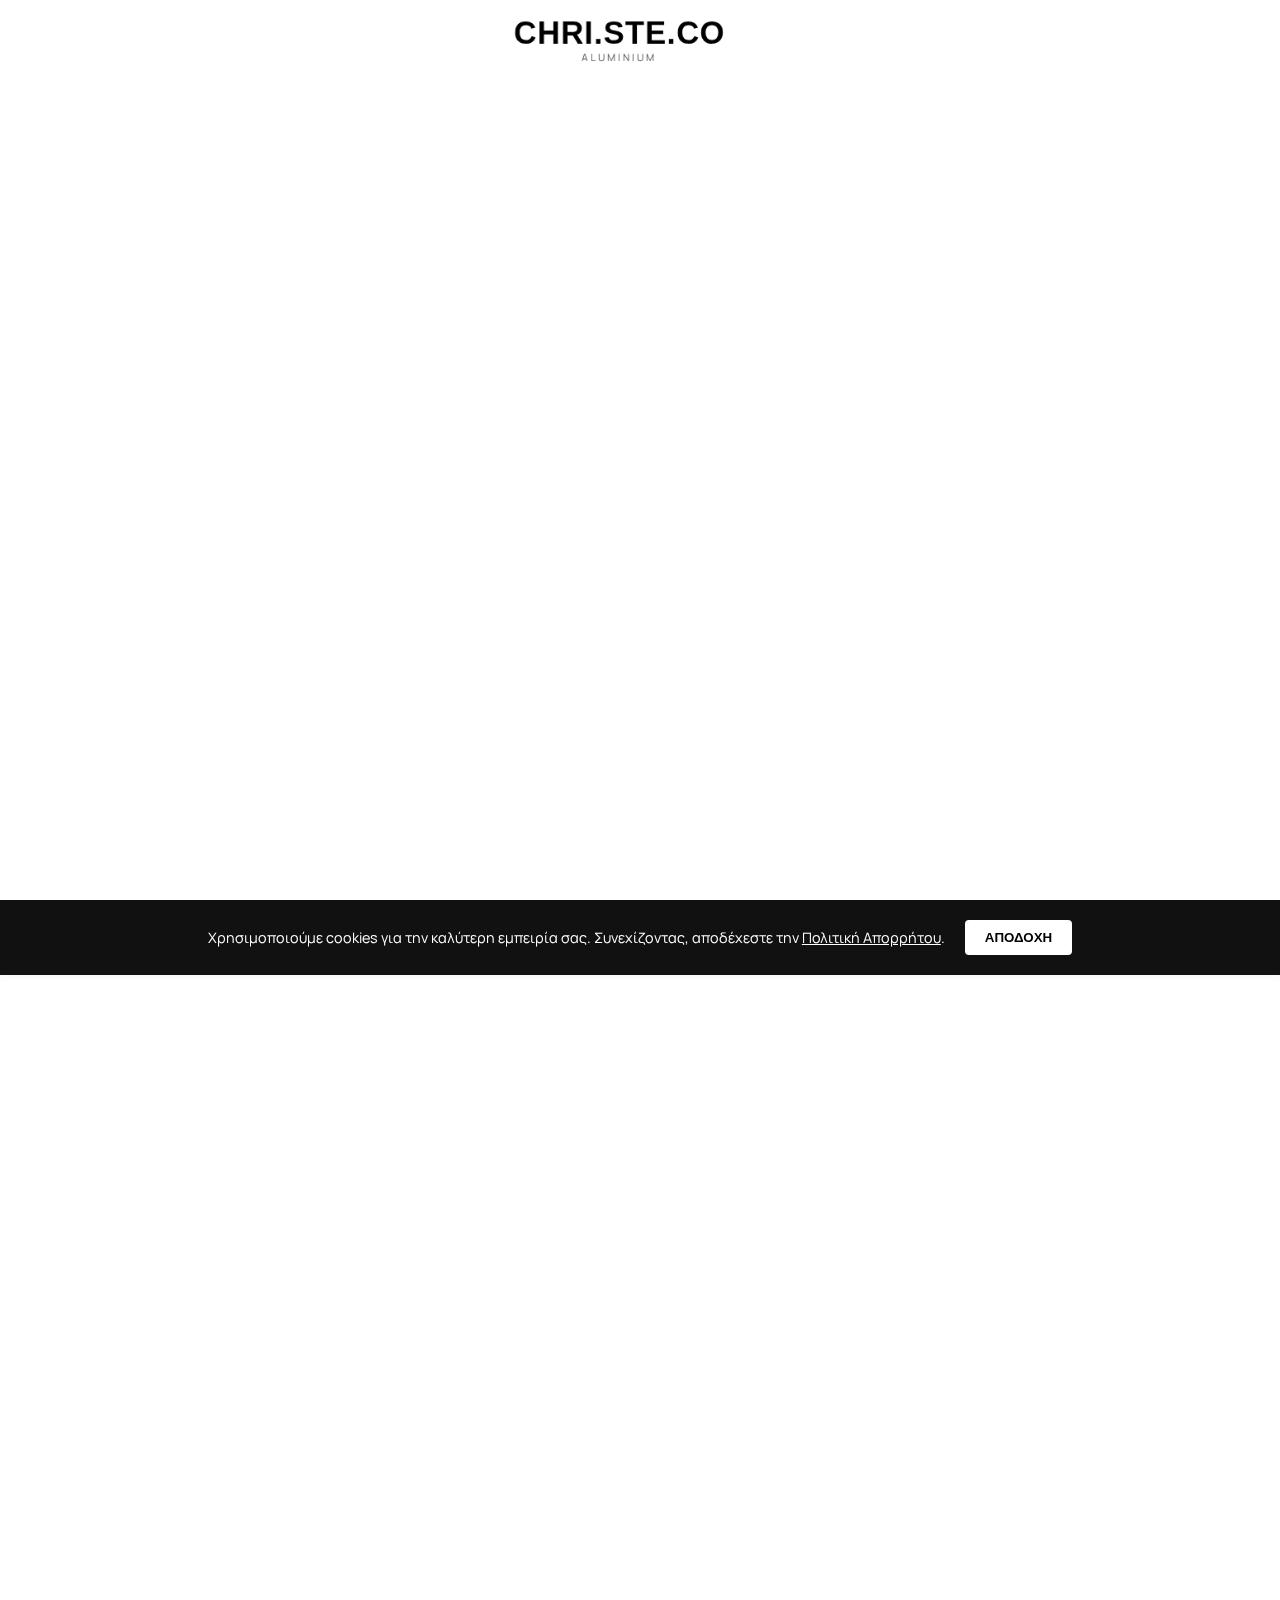
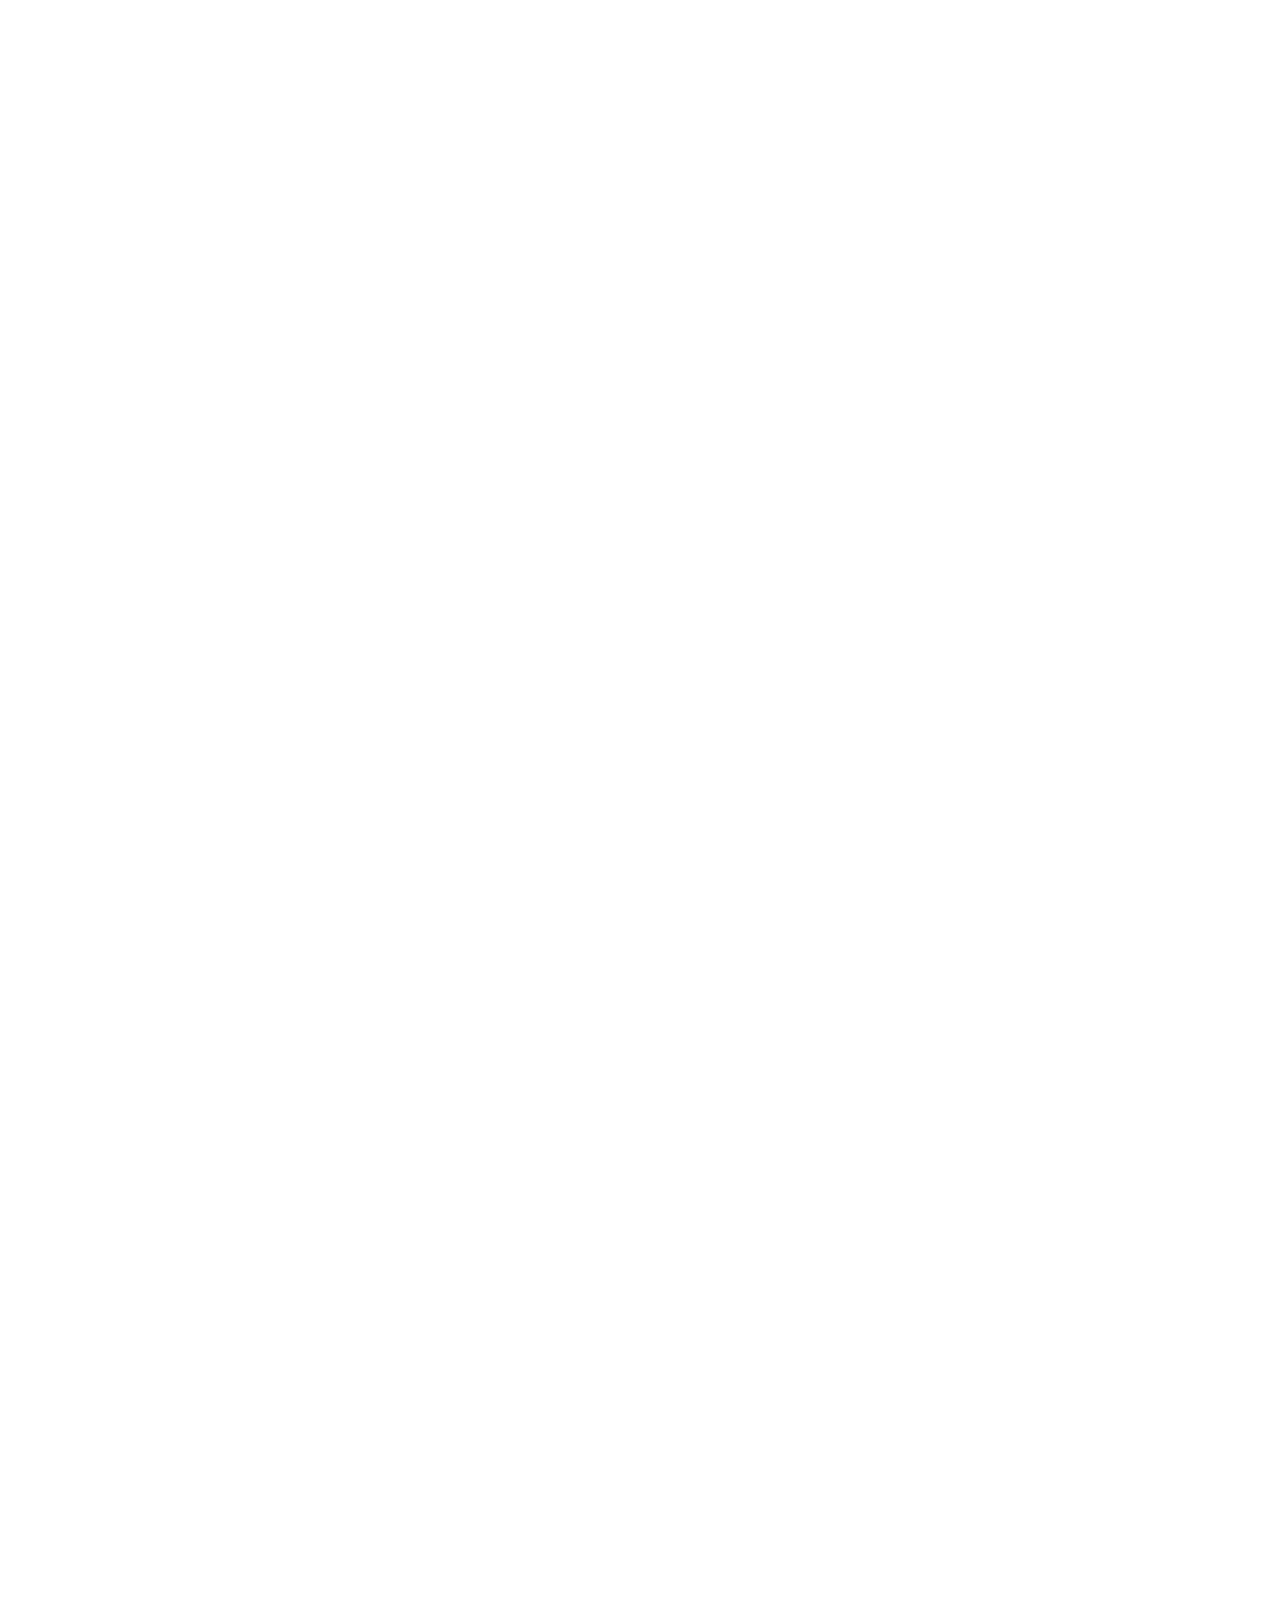
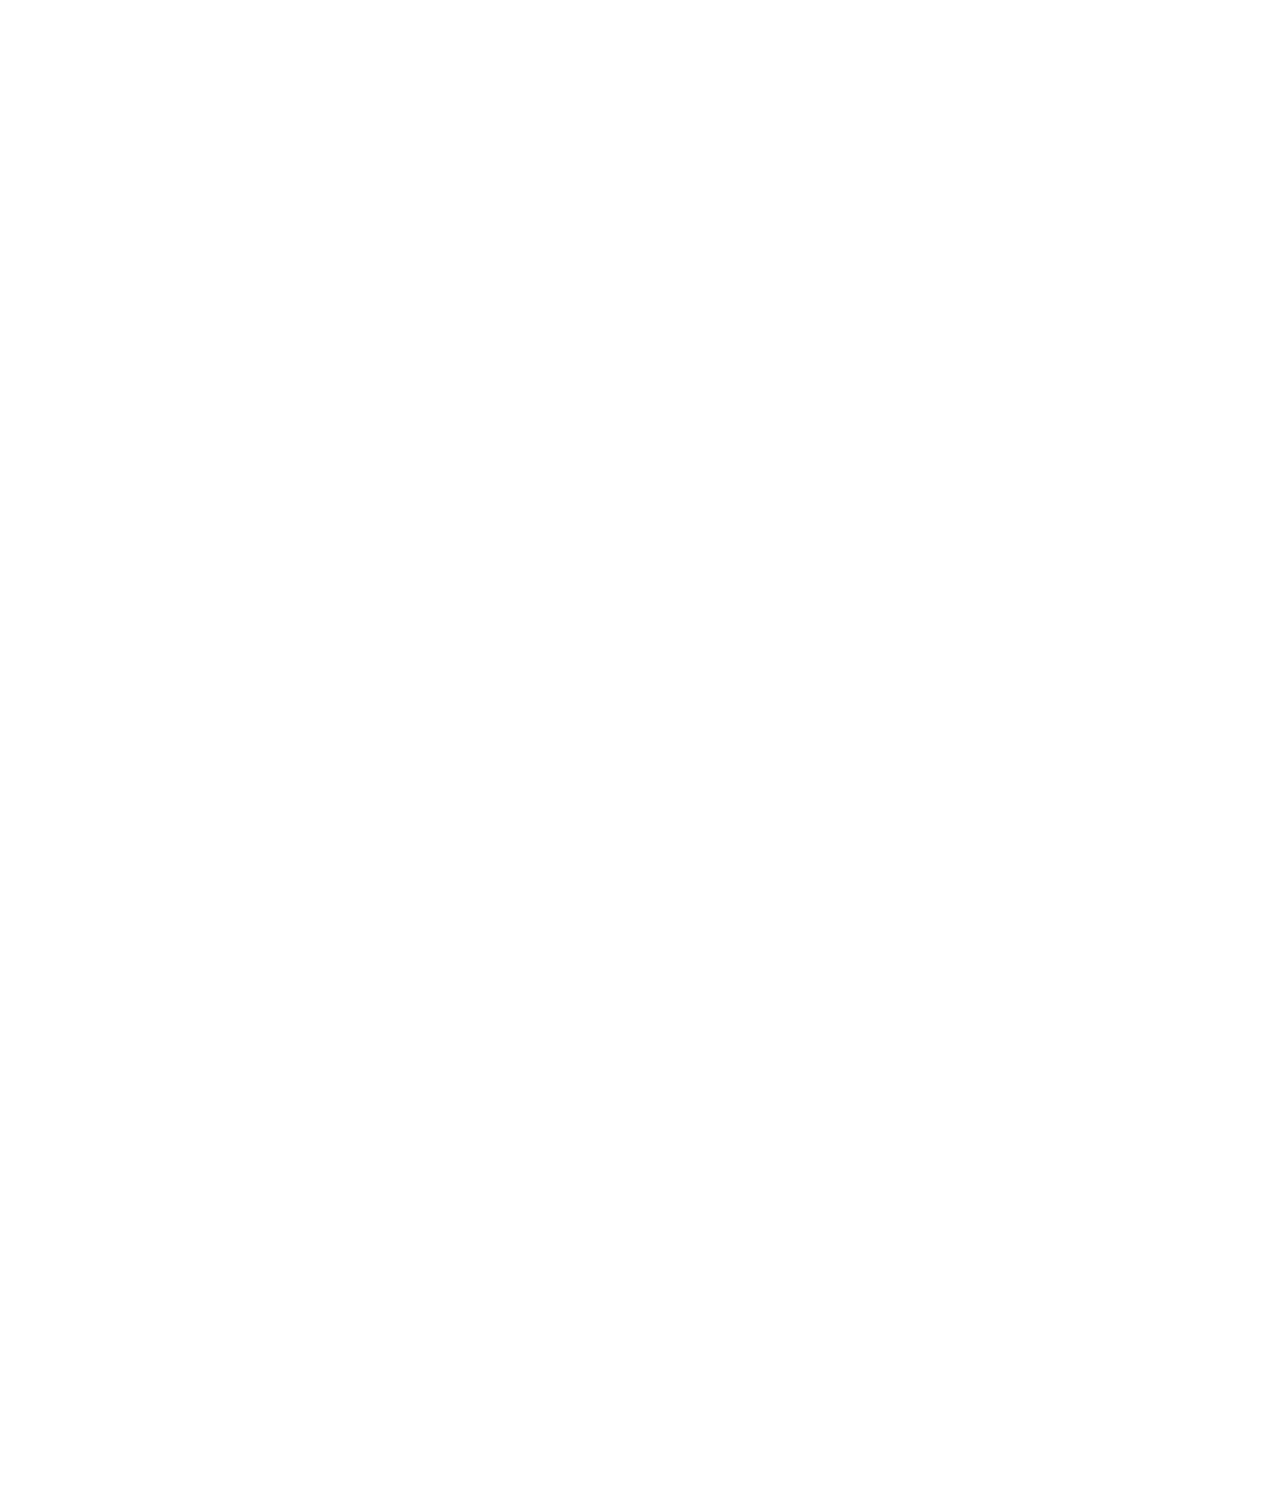
<file: index.html>
<!DOCTYPE html>
<html lang="el">
<head>
    <meta charset="UTF-8">
    <meta name="viewport" content="width=device-width, initial-scale=1.0">

    <title>CHRI.STE.CO Aluminium | Κουφώματα Αλουμινίου στο Παραλίμνι</title>
    <meta name="description" content="CHRI.STE.CO Aluminium στο Παραλίμνι. Κατασκευή & τοποθέτηση κουφωμάτων αλουμινίου, πόρτες και ειδικές κατασκευές με εμπειρία 50+ ετών και κάθετη παραγωγή.">

    <meta property="og:type" content="website">
    <meta property="og:url" content="https://christeco.com/">
    <meta property="og:title" content="CHRI.STE.CO Aluminium | Κουφώματα Αλουμινίου στο Παραλίμνι">
    <meta property="og:description" content="Κατασκευή και τοποθέτηση συστημάτων αλουμινίου υψηλής αισθητικής. Κάθετη παραγωγή, ακρίβεια στο χιλιοστό, εμπειρία 50+ ετών.">
    <meta property="og:image" content="https://christeco.com/assets/hero.jpg">

    <meta name="twitter:card" content="summary_large_image">
    <meta name="twitter:url" content="https://christeco.com/">
    <meta name="twitter:title" content="CHRI.STE.CO Aluminium | Κουφώματα Αλουμινίου στο Παραλίμνι">
    <meta name="twitter:description" content="Κατασκευή και τοποθέτηση συστημάτων αλουμινίου υψηλής αισθητικής. Κάθετη παραγωγή, ακρίβεια στο χιλιοστό, εμπειρία 50+ ετών.">
    <meta name="twitter:image" content="https://christeco.com/assets/hero.jpg">

    <link rel="preconnect" href="https://fonts.googleapis.com">
    <link rel="preconnect" href="https://fonts.gstatic.com" crossorigin>
    <link href="https://fonts.googleapis.com/css2?family=Manrope:wght@300;400;500;700;800&display=swap" rel="stylesheet">
    <link rel="stylesheet" href="https://cdnjs.cloudflare.com/ajax/libs/font-awesome/6.4.0/css/all.min.css">
    <link rel="stylesheet" href="https://cdn.jsdelivr.net/npm/swiper@11/swiper-bundle.min.css" />
    <link rel="stylesheet" href="style.css">
    <link rel="icon" type="image/png" href="assets/favicon.png">
</head>
<body class="home-page">

    <header class="site-header">
        <div class="header-left">
            <button class="menu-btn" aria-label="Menu">
                <span class="menu-text">MENU</span>
                <div class="hamburger-icon">
                    <span></span><span></span><span></span>
                </div>
            </button>
        </div>

        <div class="header-center">
            <a href="index.html" class="logo-wrapper">
                <span class="logo-main">CHRI.STE.CO</span>
                <span class="logo-sub">ALUMINIUM</span>
            </a>
        </div>

        <div class="header-right">
            <a href="en/index.html" class="lang-btn" aria-label="English Version">EN</a>
            <a href="tel:+35723822610" class="contact-link">
                <i class="fas fa-phone"></i> <span class="desktop-only">23 822610</span>
            </a>
        </div>
    </header>

    <div class="overlay-menu">
        <button class="close-menu" aria-label="Κλείσιμο μενού">×</button>
        <nav>
            <a href="index.html">ΑΡΧΙΚΗ</a>
            <a href="about.html">Η ΕΤΑΙΡΕΙΑ</a>
            <a href="systems.html">ΣΥΣΤΗΜΑΤΑ</a>
            <a href="projects.html">ΕΡΓΑ</a>
            <a href="reviews.html">ΚΡΙΤΙΚΕΣ</a>
            <a href="contact.html">ΕΠΙΚΟΙΝΩΝΙΑ</a>
        </nav>
    </div>

    <section class="hero-section hero-center">
        <div class="swiper heroSwiper" style="position: absolute; top:0; left:0; width:100%; height:100%; z-index:0;">
            <div class="swiper-wrapper">
                <div class="swiper-slide bg-slide" style="background-image: url('assets/hero.jpg');"></div>
                <div class="swiper-slide bg-slide" style="background-image: url('assets/slide2.jpg');"></div>
                <div class="swiper-slide bg-slide" style="background-image: url('assets/slide3.jpg');"></div>
            </div>
        </div>

        <div class="hero-overlay" style="z-index: 1;"></div>

        <div class="hero-content hero-content-center" style="z-index: 2;">
            <p class="hero-subtitle">EST. 1975 • Παραλίμνι, Κύπρος</p>

            <h1 class="hero-title">
                ΚΟΥΦΩΜΑΤΑ ΑΛΟΥΜΙΝΙΟΥ<br>
                ΜΕ ΥΠΟΓΡΑΦΗ ΠΟΙΟΤΗΤΑΣ
            </h1>

            <p class="hero-text">
                Κατασκευή και τοποθέτηση συστημάτων αλουμινίου υψηλής αισθητικής και ενεργειακής απόδοσης.<br>
                Ποιοτική παραγωγή, ακρίβεια στο χιλιοστό, εμπειρία 50+ ετών.
            </p>

            <div class="hero-actions">
                <a href="contact.html" class="btn-primary">ΖΗΤΗΣΤΕ ΠΡΟΣΦΟΡΑ</a>
            </div>

            <div class="hero-mini">
                <span><i class="fas fa-check"></i> Πιστοποιημένα υλικά</span>
                <span><i class="fas fa-check"></i> Έμπειρα συνεργεία</span>
                <span><i class="fas fa-check"></i> Ειδικές κατασκευές</span>
            </div>
        </div>
    </section>

    <section class="split-section">
        <div class="split-text">
            <span class="section-label">THE CHRI.STE.CO DIFFERENCE</span>
            <h2>ΔΕΝ ΤΟΠΟΘΕΤΟΥΜΕ ΑΠΛΩΣ.<br>ΚΑΤΑΣΚΕΥΑΖΟΥΜΕ.</h2>
            <p>
                Σε αντίθεση με τους απλούς μεταπωλητές, η CHRI.STE.CO διαθέτει ιδιόκτητη μονάδα παραγωγής.
                Αυτό σημαίνει έλεγχο ποιότητας, ακρίβεια στο χιλιοστό και δυνατότητα για ειδικές κατασκευές.
            </p>

            <ul class="clean-list">
                <li><i class="fas fa-check"></i> Απόλυτος έλεγχος ποιότητας σε κάθε στάδιο</li>
                <li><i class="fas fa-check"></i> Προσαρμογή στα μέτρα του έργου σας</li>
                <li><i class="fas fa-check"></i> Έμπειρα συνεργεία για άψογη εγκατάσταση</li>
            </ul>

            <a href="about.html" class="link-arrow">ΠΕΡΙΣΣΟΤΕΡΑ ΓΙΑ ΕΜΑΣ <i class="fas fa-arrow-right"></i></a>
        </div>

        <div class="split-image" style="background-image: url('assets/factory.jpg');"></div>
    </section>

    <section class="trust-strip">
        <div class="container">
            <div class="trust-grid">
                <div class="trust-item">
                    <span class="trust-number counter" data-target="50" data-suffix="+">0</span>
                    <span class="trust-label">Χρόνια εμπειρίας</span>
                </div>
                <div class="trust-item">
                    <span class="trust-number counter" data-target="100" data-suffix="%">0</span>
                    <span class="trust-label">Κάθετη παραγωγή</span>
                </div>
                <div class="trust-item">
                    <span class="trust-number counter" data-target="1500" data-suffix="+">0</span>
                    <span class="trust-label">Ολοκληρωμένα έργα</span>
                </div>
                <div class="trust-item">
                    <span class="trust-number counter" data-target="100" data-suffix="%">0</span>
                    <span class="trust-label">Πιστοποιημένα υλικά</span>
                </div>
            </div>
        </div>
    </section>

    <section class="products-section" style="padding-bottom: 30px;">
        <div class="container">
            <div style="text-align: center; max-width: 780px; margin: 0 auto 60px;">
                <h2 class="section-title" style="margin-bottom: 18px;">ΟΛΟΚΛΗΡΩΜΕΝΕΣ ΛΥΣΕΙΣ</h2>
                <p style="color: var(--text-gray);">
                    Από minimal κατοικίες μέχρι απαιτητικά επαγγελματικά έργα — προτείνουμε λύσεις που αντέχουν στον χρόνο.
                </p>
            </div>

            <div class="product-grid">
                <div class="product-card" style="text-align: center;">
                    <i class="fas fa-door-open" style="font-size: 2rem; margin-bottom: 18px; color: #333;"></i>
                    <h3>ΚΟΥΦΩΜΑΤΑ</h3>
                    <p>Συρόμενα και ανοιγόμενα συστήματα με υψηλή θερμομόνωση.</p>
                    <a href="systems.html" class="mini-link">Δείτε επιλογές <i class="fas fa-arrow-right"></i></a>
                </div>

                <div class="product-card" style="text-align: center;">
                    <i class="fas fa-shield-alt" style="font-size: 2rem; margin-bottom: 18px; color: #333;"></i>
                    <h3>ΠΟΡΤΕΣ</h3>
                    <p>Πόρτες εισόδου (θωρακισμένες & pivot) με κορυφαία αισθητική.</p>
                    <a href="systems.html" class="mini-link">Δείτε επιλογές <i class="fas fa-arrow-right"></i></a>
                </div>

                <div class="product-card" style="text-align: center;">
                    <i class="fas fa-umbrella" style="font-size: 2rem; margin-bottom: 18px; color: #333;"></i>
                    <h3>ΣΚΙΑΣΗ</h3>
                    <p>Βιοκλιματικές πέργκολες, κάγκελα και λύσεις σκίασης αλουμινίου.</p>
                    <a href="systems.html" class="mini-link">Δείτε επιλογές <i class="fas fa-arrow-right"></i></a>
                </div>
            </div>

            <div style="text-align: center; margin-top: 45px;">
                <a href="systems.html" class="read-more" style="font-size: 1rem;">ΔΕΙΤΕ ΟΛΗ ΤΗ ΣΥΛΛΟΓΗ</a>
            </div>
        </div>
    </section>

    <section class="split-section inverted">
        <div class="split-image" style="background-image: url('assets/slide3.jpg'); min-height: 520px;"></div>
        <div class="split-text bg-dark">
            <span class="section-label text-accent">FEATURED PROJECTS</span>
            <h2 class="text-white">Η ΥΠΟΓΡΑΦΗ ΜΑΣ<br>ΣΤΟΝ ΧΩΡΟ ΣΑΣ</h2>
            <p class="text-gray">
                Δείτε επιλεγμένα έργα μας σε κατοικίες και ξενοδοχειακές μονάδες στο Παραλίμνι και σε όλη την Κύπρο.
                Η ποιότητα φαίνεται στις λεπτομέρειες.
            </p>
            <br>
            <a href="projects.html" class="link-arrow text-white">ΔΕΙΤΕ ΤΑ ΕΡΓΑ ΜΑΣ <i class="fas fa-arrow-right"></i></a>
        </div>
    </section>

    <section class="reviews-section-light">
        <div class="container">
            <div style="text-align:center; max-width:780px; margin:0 auto 50px;">
                <h2 class="section-title" style="margin-bottom: 16px;">ΤΙ ΛΕΝΕ ΟΙ ΠΕΛΑΤΕΣ ΜΑΣ</h2>
                <p style="color: var(--text-gray);">
                    Η εμπιστοσύνη χτίζεται με συνέπεια.
                    <br>
                    Μερικά λόγια από πελάτες μας.</p>
            </div>

            <div class="reviews-grid-clean">
                <div class="review-card-clean">
                    <div class="review-stars-gold">
                        <i class="fas fa-star"></i><i class="fas fa-star"></i><i class="fas fa-star"></i><i class="fas fa-star"></i><i class="fas fa-star"></i>
                    </div>
                    <p class="review-body">"Ότι καλύτερο υπάρχει στην αγορά!!!"</p>
                    <div class="reviewer-meta">
                        <div class="reviewer-initial">G</div>
                        <div>
                            <span class="reviewer-name">Giorgos Savva</span>
                            <span class="review-date">Πριν από έναν χρόνο</span>
                        </div>
                    </div>
                </div>

            <div class="review-card-clean">
                    <div class="review-stars-gold">
                        <i class="fas fa-star"></i><i class="fas fa-star"></i><i class="fas fa-star"></i><i class="fas fa-star"></i><i class="fas fa-star"></i>
                    </div>
                    <p class="review-body">
                        "Πολύ καλή εξυπηρέτηση, φιλικό και ευγενικό προσωπικό."
                    </p>
                    <div class="reviewer-meta">
                        <div class="reviewer-initial">C</div>
                        <div>
                            <span class="reviewer-name">Chris P</span>
                            <span class="review-date">Πριν από έναν χρόνο</span>
                        </div>
                    </div>
                </div>
            </div>

            <div style="text-align:center; margin-top: 40px;">
                <a href="reviews.html" class="read-more" style="font-size: 1rem;">ΔΕΙΤΕ ΟΛΕΣ ΤΙΣ ΚΡΙΤΙΚΕΣ</a>
            </div>
        </div>
    </section>

    <section class="split-section">
        <div class="split-text bg-dark" style="display: flex; flex-direction: column; justify-content: center;">
            <span class="section-label text-accent" style="color: #888;">REQUEST A QUOTE</span>
            <h2 class="text-white" style="margin-bottom: 20px;">ΕΤΟΙΜΟΙ ΝΑ ΞΕΚΙΝΗΣΟΥΜΕ<br>ΤΟ ΕΡΓΟ ΣΑΣ;</h2>
            <p class="text-gray" style="margin-bottom: 40px; color: #aaa;">
                Επισκεφθείτε μας στην έκθεσή μας ή ζητήστε μια δωρεάν προσφορά και θα επικοινωνήσουμε μαζί σας άμεσα.
                Για επείγοντα θέματα, καλέστε μας στο <a href="tel:+35723822610" style="color: #fff;"><strong>23 822610</strong></a>.
            </p>
            
            <div style="display: flex; gap: 15px; flex-wrap: wrap;">
                <a href="contact.html" class="btn-primary" style="background: #fff; color: #111;">ΖΗΤΗΣΤΕ ΠΡΟΣΦΟΡΑ</a>
                <a href="https://maps.app.goo.gl/pheeZeqfEZdndnJf8" 
                target="_blank" 
                class="btn-primary" 
                style="background: transparent; border: 1px solid #fff; color: #fff; gap: 8px ">
                    <i class="fas fa-map-marker-alt"></i>ΟΔΗΓΙΕΣ</a>
            </div>
        </div>

        <div class="split-map" style="position: relative; min-height: 450px;">
            <iframe 
                src="https://www.google.com/maps/embed?pb=!1m18!1m12!1m3!1d3270.817452668962!2d33.9785829!3d35.0408488!2m3!1f0!2f0!3f0!3m2!1i1024!2i768!4f13.1!3m3!1m2!1s0x14dfc53cc6350d7d%3A0x21a99eb67671d914!2sCHRI.STE.CO%20Aluminium!5e0!3m2!1sen!2scy!4v1700000000000!5m2!1sen!2scy" 
                allowfullscreen="" 
                loading="lazy" 
                referrerpolicy="no-referrer-when-downgrade"
                style="position: absolute; top: 0; left: 0; width: 100%; height: 100%; border: 0; filter: grayscale(100%);">
            </iframe>
        </div>
    </section>

    <footer id="contact" class="site-footer">
        <div class="container">
            <div class="footer-grid">
                <div class="footer-col">
                    <h4>CHRI.STE.CO</h4>
                    <p class="address">
                        Αγίου Δημητρίου 19,<br>
                        5281, Παραλίμνι, Κύπρος
                    </p>
                    <div class="contact-details">
                        <a href="tel:+35723822610">+357 23 822610</a>
                        <a href="mailto:chscaluminium@cytanet.com.cy">chscaluminium@cytanet.com.cy</a>
                    </div>
                </div>

                <div class="footer-col">
                    <h4>MENU</h4>
                    <a href="index.html">Αρχική</a>
                    <a href="about.html">Η Εταιρεία</a>
                    <a href="systems.html">Συστήματα</a>
                    <a href="projects.html">Έργα</a>
                    <a href="reviews.html">Κριτικές</a>
                    <a href="contact.html">Επικοινωνία</a>
                </div>

                <div class="footer-col">
                    <h4>CONNECT</h4>
                    <div class="social-links-text">
                        <a href="https://www.facebook.com/profile.php?id=100038567696948" target="_blank" rel="noopener">FACEBOOK</a>
                        <a href="https://www.instagram.com/chri.ste.co" target="_blank" rel="noopener">INSTAGRAM</a>
                    </div>
                </div>
            </div>

            <div class="footer-bottom">
                <p>© 2026 CHRI.STE.CO Aluminium. Developed with precision.</p>
            </div>
        </div>
    </footer>

    <div id="cookie-banner" class="cookie-banner">
        <p>
            Χρησιμοποιούμε cookies για την καλύτερη εμπειρία σας.
            Συνεχίζοντας, αποδέχεστε την <a href="privacy.html">Πολιτική Απορρήτου</a>.
        </p>
        <button id="accept-cookies" class="cookie-btn">ΑΠΟΔΟΧΗ</button>
    </div>

    <script src="https://cdn.jsdelivr.net/npm/swiper@11/swiper-bundle.min.js"></script>
    <script src="script.js" defer></script>
</body>

<div id="intro" class="intro" aria-hidden="true">
  <div id="introLogo" class="intro-logo logo-wrapper">
  <span class="logo-main">CHRI.STE.CO</span>
  <span class="logo-sub">ALUMINIUM</span>
</div>

</div>
</html>
</file>
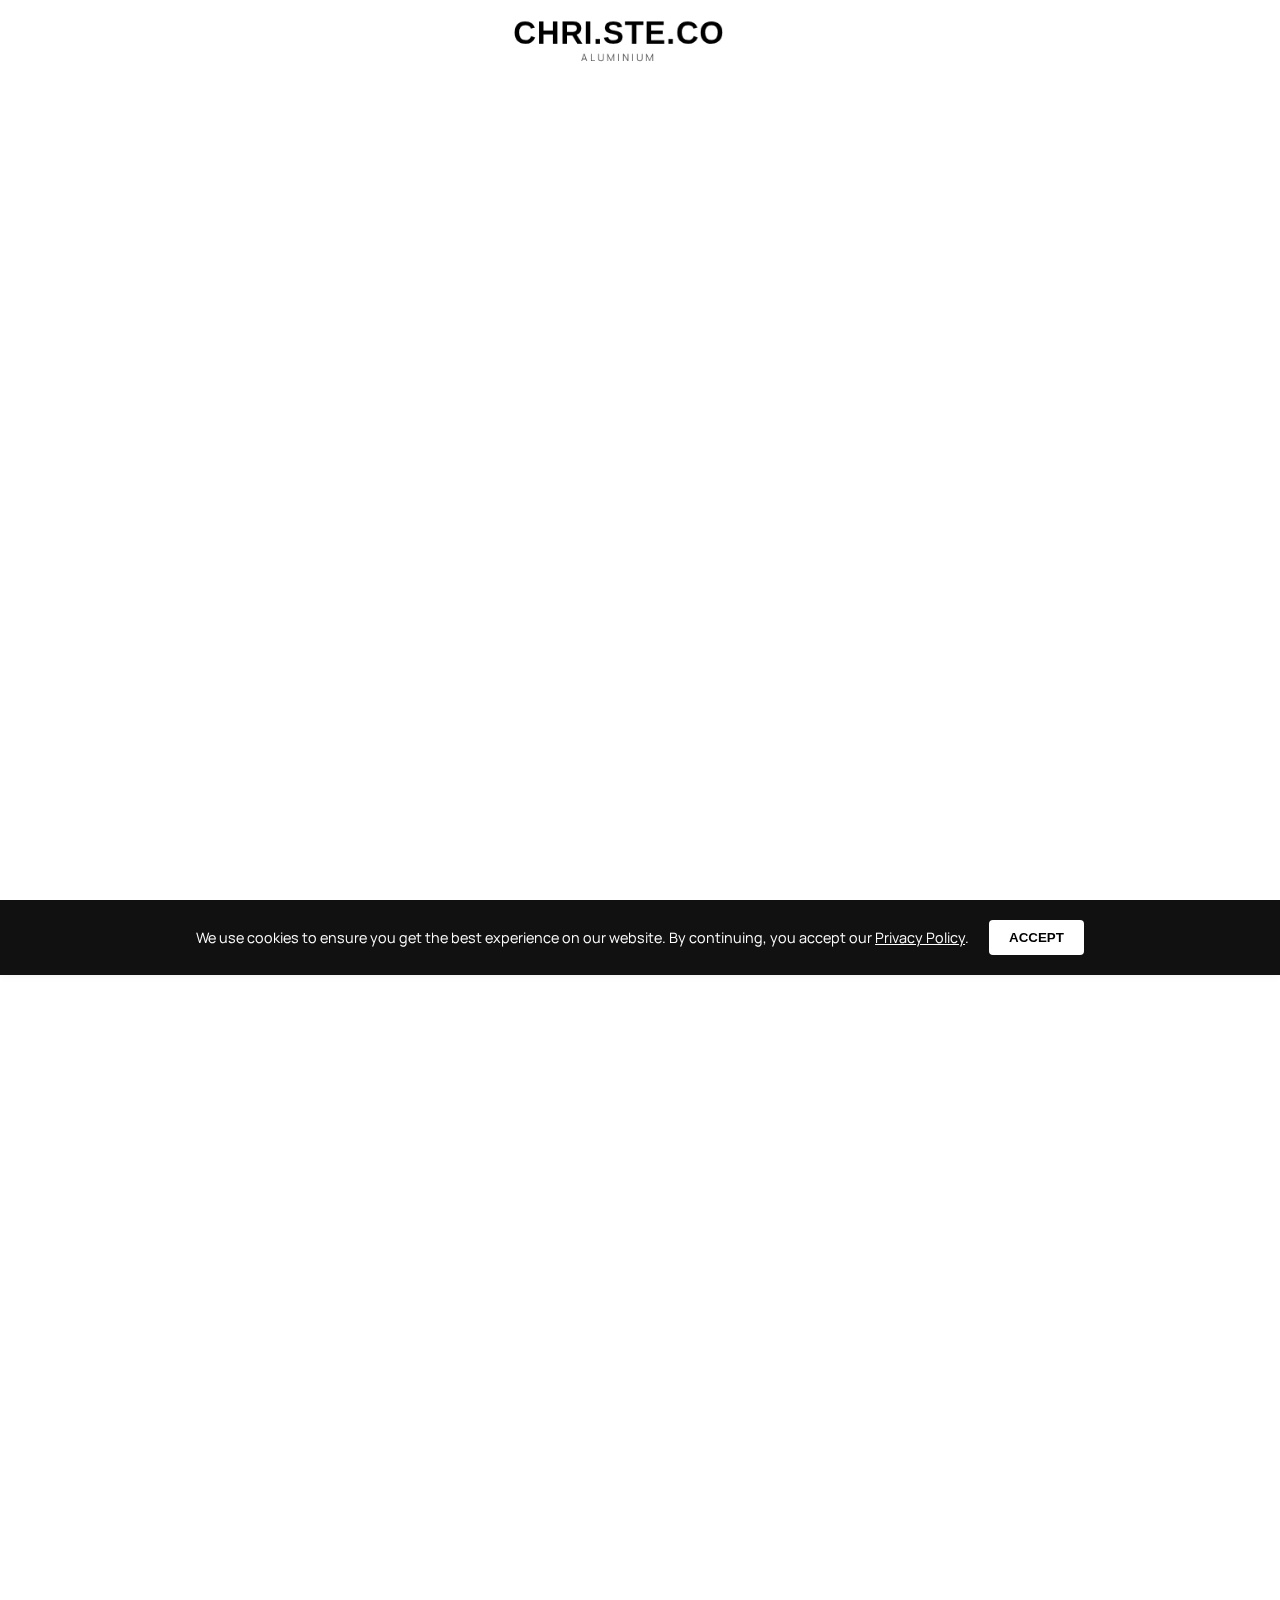
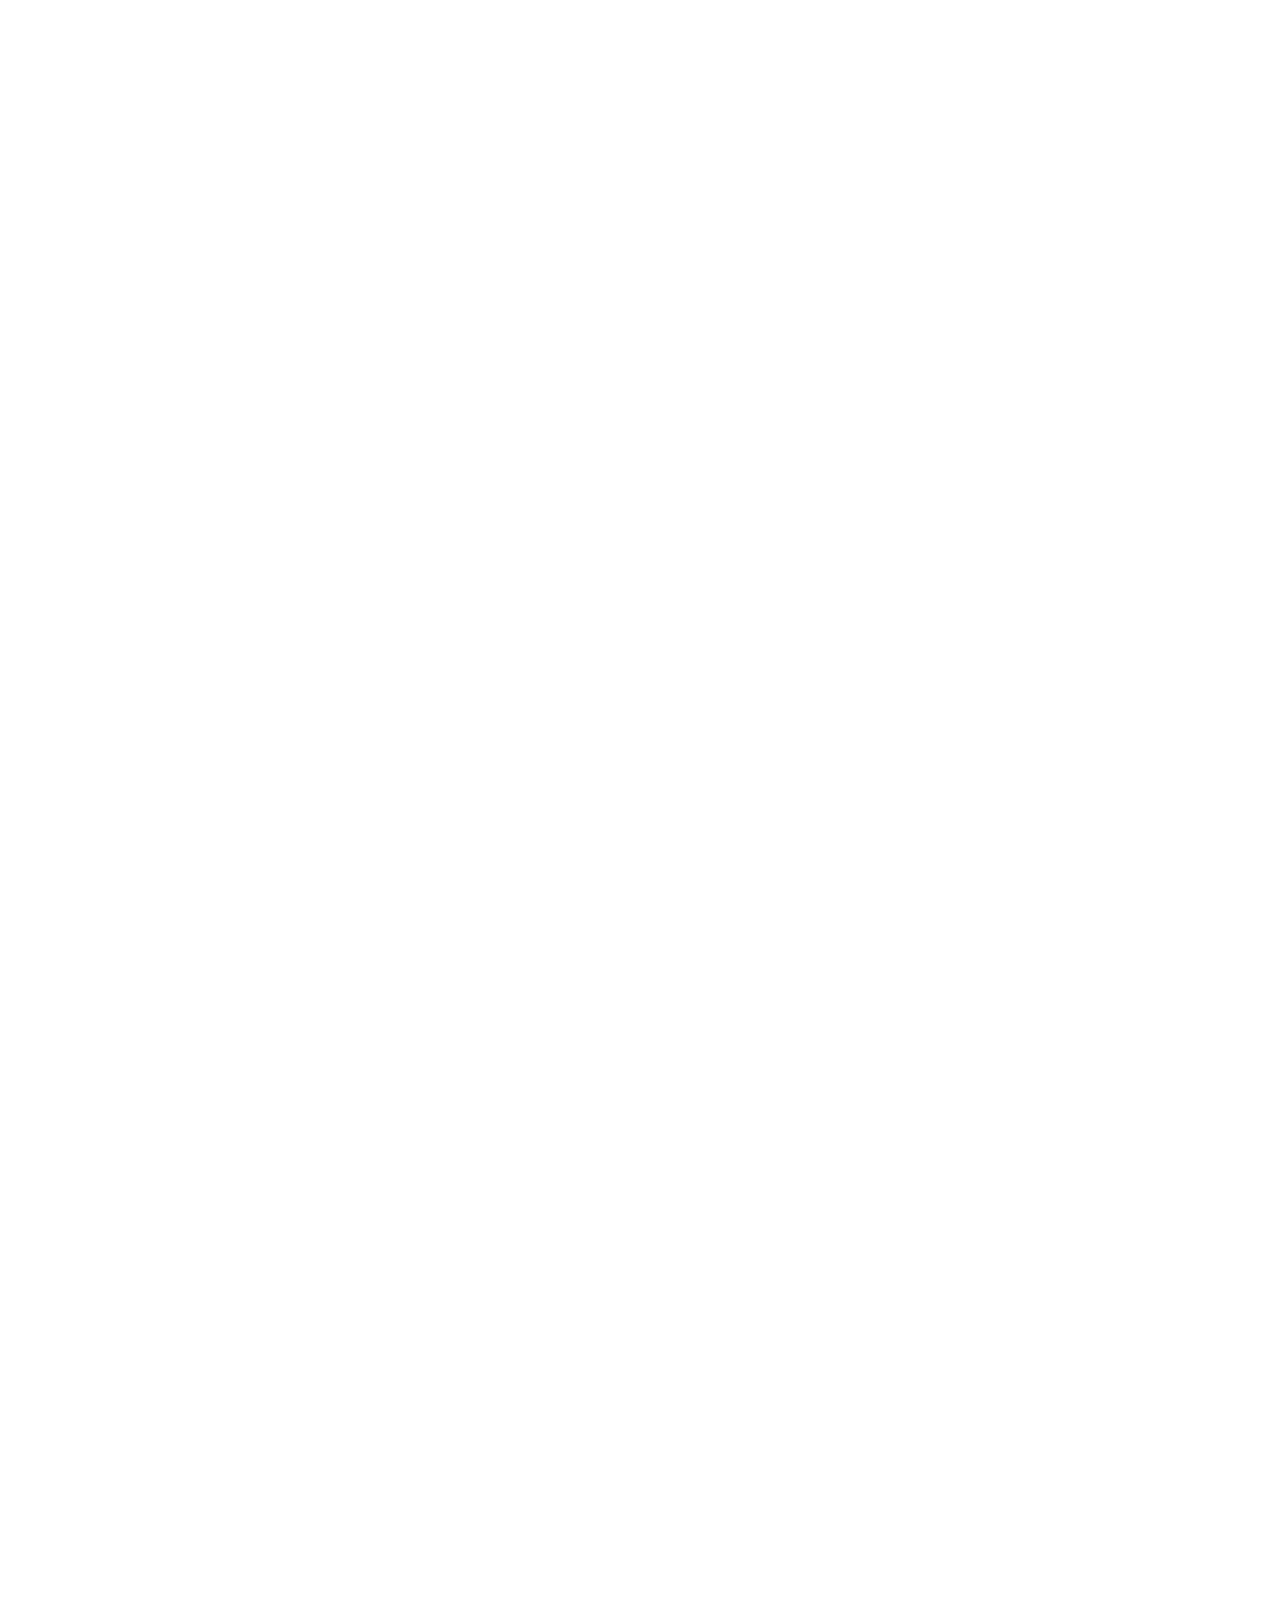
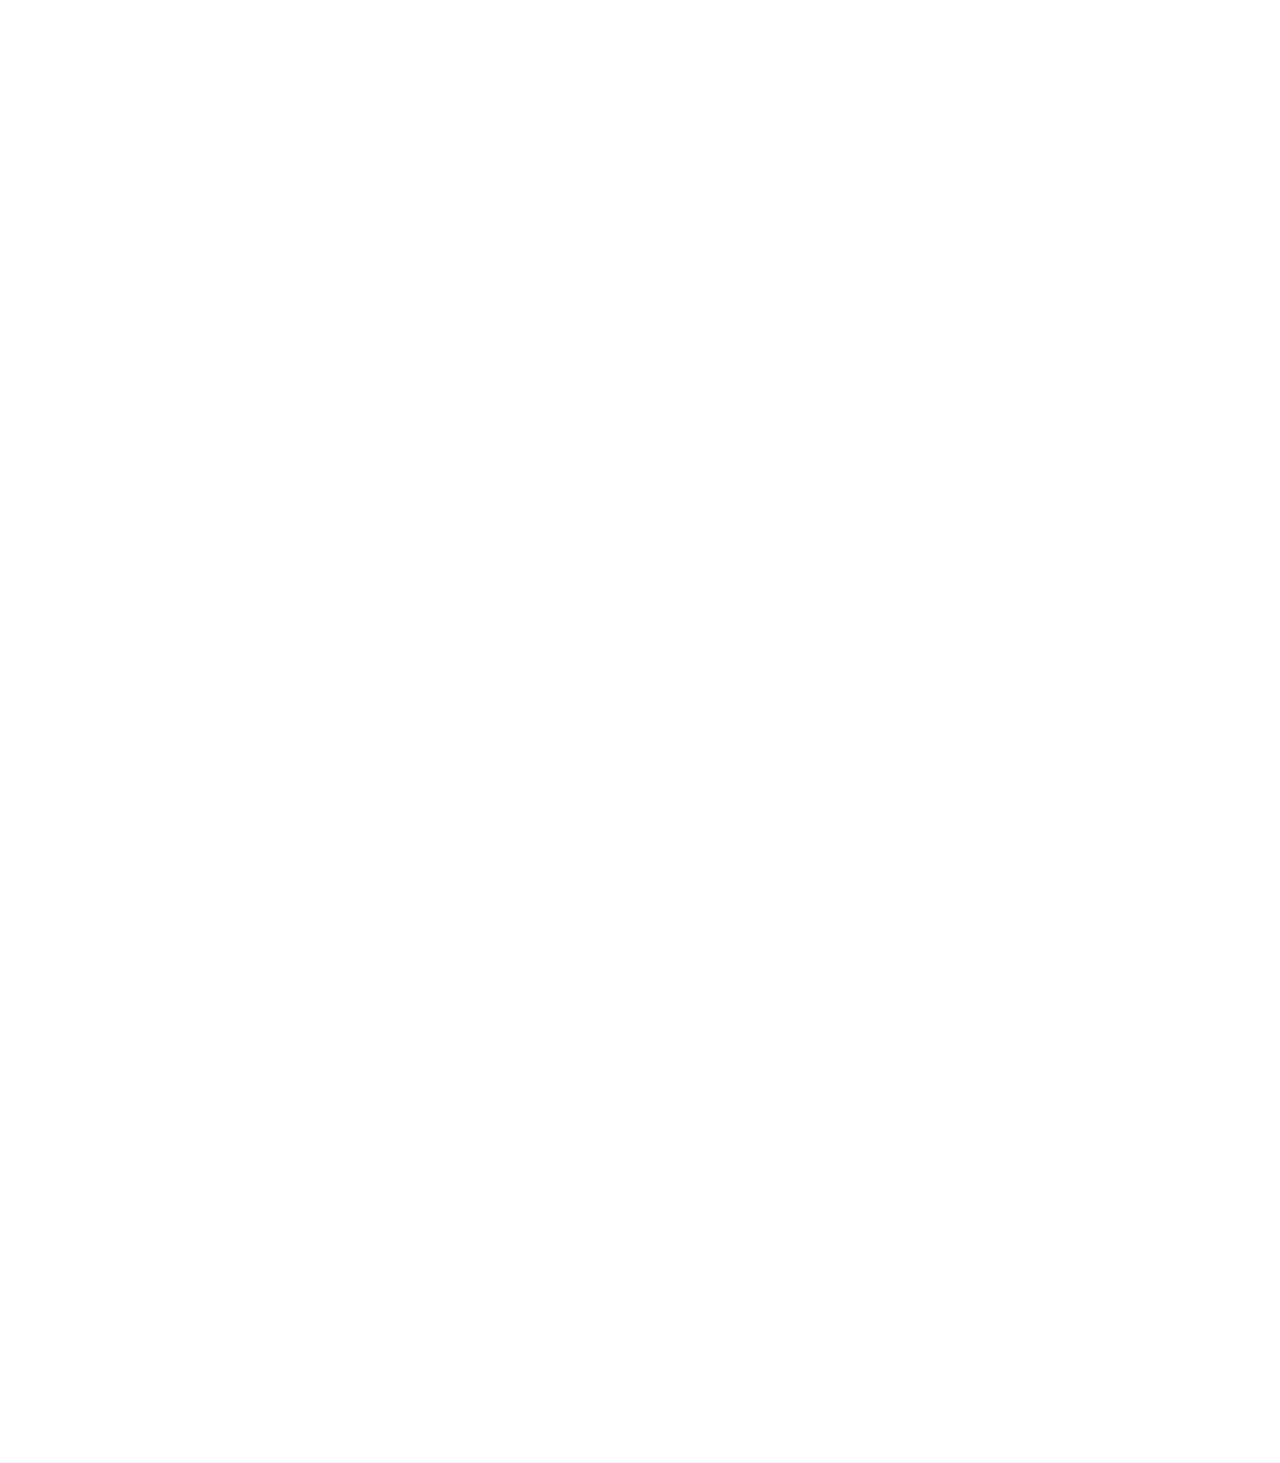
<file: en/index.html>
<!DOCTYPE html>
<html lang="en">
<head>
    <meta charset="UTF-8">
    <meta name="viewport" content="width=device-width, initial-scale=1.0">

    <title>CHRI.STE.CO Aluminium | Aluminum Systems in Paralimni, Cyprus</title>
    <meta name="description" content="CHRI.STE.CO Aluminium in Paralimni. Manufacturing & installation of high-quality aluminum systems, doors, and custom constructions with 50+ years of experience.">

    <meta property="og:type" content="website">
    <meta property="og:url" content="https://christeco.com/en/">
    <meta property="og:title" content="CHRI.STE.CO Aluminium | Aluminum Systems in Paralimni">
    <meta property="og:description" content="Manufacturing and installation of high-aesthetics aluminum systems. Vertical production, millimeter precision, 50+ years of experience.">
    <meta property="og:image" content="https://christeco.com/assets/hero.jpg">

    <meta name="twitter:card" content="summary_large_image">
    <meta name="twitter:url" content="https://christeco.com/en/">
    <meta name="twitter:title" content="CHRI.STE.CO Aluminium | Aluminum Systems in Paralimni">
    <meta name="twitter:description" content="Manufacturing and installation of high-aesthetics aluminum systems. Vertical production, millimeter precision, 50+ years of experience.">
    <meta name="twitter:image" content="https://christeco.com/assets/hero.jpg">

    <link rel="preconnect" href="https://fonts.googleapis.com">
    <link rel="preconnect" href="https://fonts.gstatic.com" crossorigin>
    <link href="https://fonts.googleapis.com/css2?family=Manrope:wght@300;400;500;700;800&display=swap" rel="stylesheet">
    <link rel="stylesheet" href="https://cdnjs.cloudflare.com/ajax/libs/font-awesome/6.4.0/css/all.min.css">
    <link rel="stylesheet" href="https://cdn.jsdelivr.net/npm/swiper@11/swiper-bundle.min.css" />
    <link rel="stylesheet" href="../style.css">
    <link rel="icon" type="image/png" href="../assets/favicon.png">
</head>
<body class="home-page">

    <header class="site-header">
        <div class="header-left">
            <button class="menu-btn" aria-label="Menu">
                <span class="menu-text">MENU</span>
                <div class="hamburger-icon">
                    <span></span><span></span><span></span>
                </div>
            </button>
        </div>

        <div class="header-center">
            <a href="index.html" class="logo-wrapper">
                <span class="logo-main">CHRI.STE.CO</span>
                <span class="logo-sub">ALUMINIUM</span>
            </a>
        </div>

        <div class="header-right">
            <a href="../index.html" class="lang-btn" aria-label="Greek Version">GR</a>
            
            <a href="tel:+35723822610" class="contact-link">
                <i class="fas fa-phone"></i> <span class="desktop-only">23 822610</span>
            </a>
        </div>
    </header>

    <div class="overlay-menu">
        <button class="close-menu" aria-label="Close menu">×</button>
        <nav>
            <a href="index.html">HOME</a>
            <a href="about.html">COMPANY</a>
            <a href="systems.html">SYSTEMS</a>
            <a href="projects.html">PROJECTS</a>
            <a href="reviews.html">REVIEWS</a>
            <a href="contact.html">CONTACT</a>
        </nav>
    </div>

    <section class="hero-section hero-center">
        <div class="swiper heroSwiper" style="position: absolute; top:0; left:0; width:100%; height:100%; z-index:0;">
            <div class="swiper-wrapper">
                <div class="swiper-slide bg-slide" style="background-image: url('../assets/hero.jpg');"></div>
                <div class="swiper-slide bg-slide" style="background-image: url('../assets/slide4.jpg');"></div>
                <div class="swiper-slide bg-slide" style="background-image: url('../assets/slide1.jpg');"></div>
            </div>
        </div>

        <div class="hero-overlay" style="z-index: 1;"></div>

        <div class="hero-content hero-content-center" style="z-index: 2;">
            <p class="hero-subtitle">EST. 1975 • Paralimni, Cyprus</p>

            <h1 class="hero-title">
                ALUMINUM SYSTEMS<br>
                WITH A SIGNATURE OF QUALITY
            </h1>

            <p class="hero-text">
                Manufacturing and installation of high-aesthetic and energy-efficient aluminum systems.
                Vertical production, absolute precision, 50+ years of experience.
            </p>

            <div class="hero-actions">
                <a href="contact.html" class="btn-primary">REQUEST A QUOTE</a>
            </div>

            <div class="hero-mini">
                <span><i class="fas fa-check"></i> Certified Materials</span>
                <span><i class="fas fa-check"></i> Experienced Crews</span>
                <span><i class="fas fa-check"></i> Custom Constructions</span>
            </div>
        </div>
    </section>

    <section class="split-section">
        <div class="split-text">
            <span class="section-label">THE CHRI.STE.CO DIFFERENCE</span>
            <h2>WE DON'T JUST INSTALL.<br>WE MANUFACTURE.</h2>
            <p>
                Unlike simple resellers, CHRI.STE.CO operates its own vertical production unit.
                This guarantees total quality control, millimeter precision, and the ability to create bespoke constructions.
            </p>

            <ul class="clean-list">
                <li><i class="fas fa-check"></i> Absolute quality control at every stage</li>
                <li><i class="fas fa-check"></i> Tailored to your project's exact needs</li>
                <li><i class="fas fa-check"></i> Experienced crews for flawless installation</li>
            </ul>

            <a href="about.html" class="link-arrow">MORE ABOUT US <i class="fas fa-arrow-right"></i></a>
        </div>

        <div class="split-image" style="background-image: url('../assets/factory.jpg');"></div>
    </section>

    <section class="trust-strip">
        <div class="container">
            <div class="trust-grid">
                <div class="trust-item">
                    <span class="trust-number counter" data-target="50" data-suffix="+">0</span>
                    <span class="trust-label">Years of Experience</span>
                </div>
                <div class="trust-item">
                    <span class="trust-number counter" data-target="100" data-suffix="%">0</span>
                    <span class="trust-label">In-House Production</span>
                </div>
                <div class="trust-item">
                    <span class="trust-number counter" data-target="1500" data-suffix="+">0</span>
                    <span class="trust-label">Completed Projects</span>
                </div>
                <div class="trust-item">
                    <span class="trust-number counter" data-target="100" data-suffix="%">0</span>
                    <span class="trust-label">Certified Materials</span>
                </div>
            </div>
        </div>
    </section>

    <section class="products-section" style="padding-bottom: 30px;">
        <div class="container">
            <div style="text-align: center; max-width: 780px; margin: 0 auto 60px;">
                <h2 class="section-title" style="margin-bottom: 18px;">COMPREHENSIVE SOLUTIONS</h2>
                <p style="color: var(--text-gray);">
                    From minimal residences to demanding commercial projects — we provide solutions that stand the test of time.
                </p>
            </div>

            <div class="product-grid">
                <div class="product-card" style="text-align: center;">
                    <i class="fas fa-door-open" style="font-size: 2rem; margin-bottom: 18px; color: #333;"></i>
                    <h3>WINDOWS & DOORS</h3>
                    <p>Sliding and hinged systems engineered for maximum thermal insulation.</p>
                    <a href="systems.html" class="mini-link">View options <i class="fas fa-arrow-right"></i></a>
                </div>

                <div class="product-card" style="text-align: center;">
                    <i class="fas fa-shield-alt" style="font-size: 2rem; margin-bottom: 18px; color: #333;"></i>
                    <h3>ENTRANCE DOORS</h3>
                    <p>Security and pivot entrance doors with premium aesthetics and robust build.</p>
                    <a href="systems.html" class="mini-link">View options <i class="fas fa-arrow-right"></i></a>
                </div>

                <div class="product-card" style="text-align: center;">
                    <i class="fas fa-umbrella" style="font-size: 2rem; margin-bottom: 18px; color: #333;"></i>
                    <h3>SHADING SYSTEMS</h3>
                    <p>Bioclimatic pergolas, custom railings, and modern aluminum shading solutions.</p>
                    <a href="systems.html" class="mini-link">View options <i class="fas fa-arrow-right"></i></a>
                </div>
            </div>

            <div style="text-align: center; margin-top: 45px;">
                <a href="systems.html" class="read-more" style="font-size: 1rem;">VIEW FULL COLLECTION</a>
            </div>
        </div>
    </section>

    <section class="split-section inverted">
        <div class="split-image" style="background-image: url('../assets/slide3.jpg'); min-height: 520px;"></div>
        <div class="split-text bg-dark">
            <span class="section-label text-accent">FEATURED PROJECTS</span>
            <h2 class="text-white">OUR SIGNATURE<br>IN YOUR SPACE</h2>
            <p class="text-gray">
                View selected projects in premium residences and hotel units in Paralimni and across Cyprus.
                True quality is always in the details.
            </p>
            <br>
            <a href="projects.html" class="link-arrow text-white">VIEW OUR PORTFOLIO <i class="fas fa-arrow-right"></i></a>
        </div>
    </section>

    <section class="reviews-section-light">
        <div class="container">
            <div style="text-align:center; max-width:780px; margin:0 auto 50px;">
                <h2 class="section-title" style="margin-bottom: 16px;">WHAT OUR CLIENTS SAY</h2>
                <p style="color: var(--text-gray);">Trust is built with consistency. A few words from our valued clients.</p>
            </div>

            <div class="reviews-grid-clean">
                <div class="review-card-clean">
                    <div class="review-stars-gold">
                        <i class="fas fa-star"></i><i class="fas fa-star"></i><i class="fas fa-star"></i><i class="fas fa-star"></i><i class="fas fa-star"></i>
                    </div>
                    <p class="review-body">"Simply the best in the market!!!"</p>
                    <div class="reviewer-meta">
                        <div class="reviewer-initial">G</div>
                        <div>
                            <span class="reviewer-name">Giorgos Savva</span>
                            <span class="review-date">Google Review</span>
                        </div>
                    </div>
                </div>

                

                <div class="review-card-clean">
                    <div class="review-stars-gold">
                        <i class="fas fa-star"></i><i class="fas fa-star"></i><i class="fas fa-star"></i><i class="fas fa-star"></i><i class="fas fa-star"></i>
                    </div>
                    <p class="review-body">"Very good service, friendly and polite staff."</p>
                    <div class="reviewer-meta">
                        <div class="reviewer-initial">C</div>
                        <div>
                            <span class="reviewer-name">Chris P.</span>
                            <span class="review-date">Google Review</span>
                        </div>
                    </div>
                </div>
            </div>

            <div style="text-align:center; margin-top: 40px;">
                <a href="reviews.html" class="read-more" style="font-size: 1rem;">VIEW ALL REVIEWS</a>
            </div>
        </div>
    </section>

    <section class="split-section">
        <div class="split-text bg-dark" style="display: flex; flex-direction: column; justify-content: center;">
            <span class="section-label text-accent" style="color: #888;">REQUEST A QUOTE</span>
            <h2 class="text-white" style="margin-bottom: 20px;">READY TO START<br>YOUR PROJECT?</h2>
            <p class="text-gray" style="margin-bottom: 40px; color: #aaa;">
                Visit our showroom or request a free quote, and our team will get back to you shortly.
                For urgent matters, please call us at <a href="tel:+35723822610" style="color: #fff;"><strong>+357 23 822610</strong></a>.
            </p>
            
            <div style="display: flex; gap: 15px; flex-wrap: wrap;">
                <a href="contact.html" class="btn-primary" style="background: #fff; color: #111;">REQUEST A QUOTE</a>
                <a href="https://www.google.com/maps/embed?pb=!1m18!1m12!1m3!1d3270.817452668962!2d33.9785829!3d35.0408488!2m3!1f0!2f0!3f0!3m2!1i1024!2i768!4f13.1!3m3!1m2!1s0x14dfc53cc6350d7d%3A0x21a99eb67671d914!2sCHRI.STE.CO%20Aluminium!5e0!3m2!1sen!2scy!4v1700000000000!5m2!1sen!2scy" target="_blank" class="btn-primary" style="background: transparent; border: 1px solid #fff; color: #fff; gap: 10px;">
                    <i class="fas fa-map-marker-alt"></i> DIRECTIONS
                </a>
            </div>
        </div>

        <div class="split-map" style="position: relative; min-height: 450px;">
            <iframe 
                src="https://www.google.com/maps/embed?pb=!1m18!1m12!1m3!1d3266.635451728977!2d33.97858287522129!3d35.04084876488692!2m3!1f0!2f0!3f0!3m2!1i1024!2i768!4f13.1!3m3!1m2!1s0x14dfc53cc6350d7d%3A0x21a99eb67671d914!2sCHRI.STE.CO%20Aluminium!5e0!3m2!1sel!2sgr!4v1772151168570!5m2!1sel!2sgr" 
                allowfullscreen="" 
                loading="lazy" 
                referrerpolicy="no-referrer-when-downgrade"
                style="position: absolute; top: 0; left: 0; width: 100%; height: 100%; border: 0; filter: grayscale(100%);">
            </iframe>
        </div>
    </section>

    <footer id="contact" class="site-footer">
        <div class="container">
            <div class="footer-grid">
                <div class="footer-col">
                    <h4>CHRI.STE.CO</h4>
                    <p class="address">
                        19 Agiou Dimitriou,<br>
                        5281, Paralimni, Cyprus
                    </p>
                    <div class="contact-details">
                        <a href="tel:+35723822610">+357 23 822610</a>
                        <a href="mailto:chscaluminium@cytanet.com.cy">chscaluminium@cytanet.com.cy</a>
                    </div>
                </div>

                <div class="footer-col">
                    <h4>MENU</h4>
                    <a href="index.html">Home</a>
                    <a href="about.html">Company</a>
                    <a href="systems.html">Systems</a>
                    <a href="projects.html">Projects</a>
                    <a href="reviews.html">Reviews</a>
                    <a href="contact.html">Contact</a>
                </div>

                <div class="footer-col">
                    <h4>CONNECT</h4>
                    <div class="social-links-text">
                        <a href="https://www.facebook.com/profile.php?id=100038567696948" target="_blank" rel="noopener">FACEBOOK</a>
                        <a href="https://www.instagram.com/chri.ste.co" target="_blank" rel="noopener">INSTAGRAM</a>
                    </div>
                </div>
            </div>

            <div class="footer-bottom">
                <p>© 2026 CHRI.STE.CO Aluminium. Developed with precision.</p>
            </div>
        </div>
    </footer>

    <div id="cookie-banner" class="cookie-banner">
        <p>
            We use cookies to ensure you get the best experience on our website.
            By continuing, you accept our <a href="privacy.html">Privacy Policy</a>.
        </p>
        <button id="accept-cookies" class="cookie-btn">ACCEPT</button>
    </div>

    <script src="https://cdn.jsdelivr.net/npm/swiper@11/swiper-bundle.min.js"></script>
    <script src="../script.js" defer></script>
</body>

<div id="intro" class="intro" aria-hidden="true">
  <div id="introLogo" class="intro-logo logo-wrapper">
  <span class="logo-main">CHRI.STE.CO</span>
  <span class="logo-sub">ALUMINIUM</span>
</div>
</div>
</html>
</file>
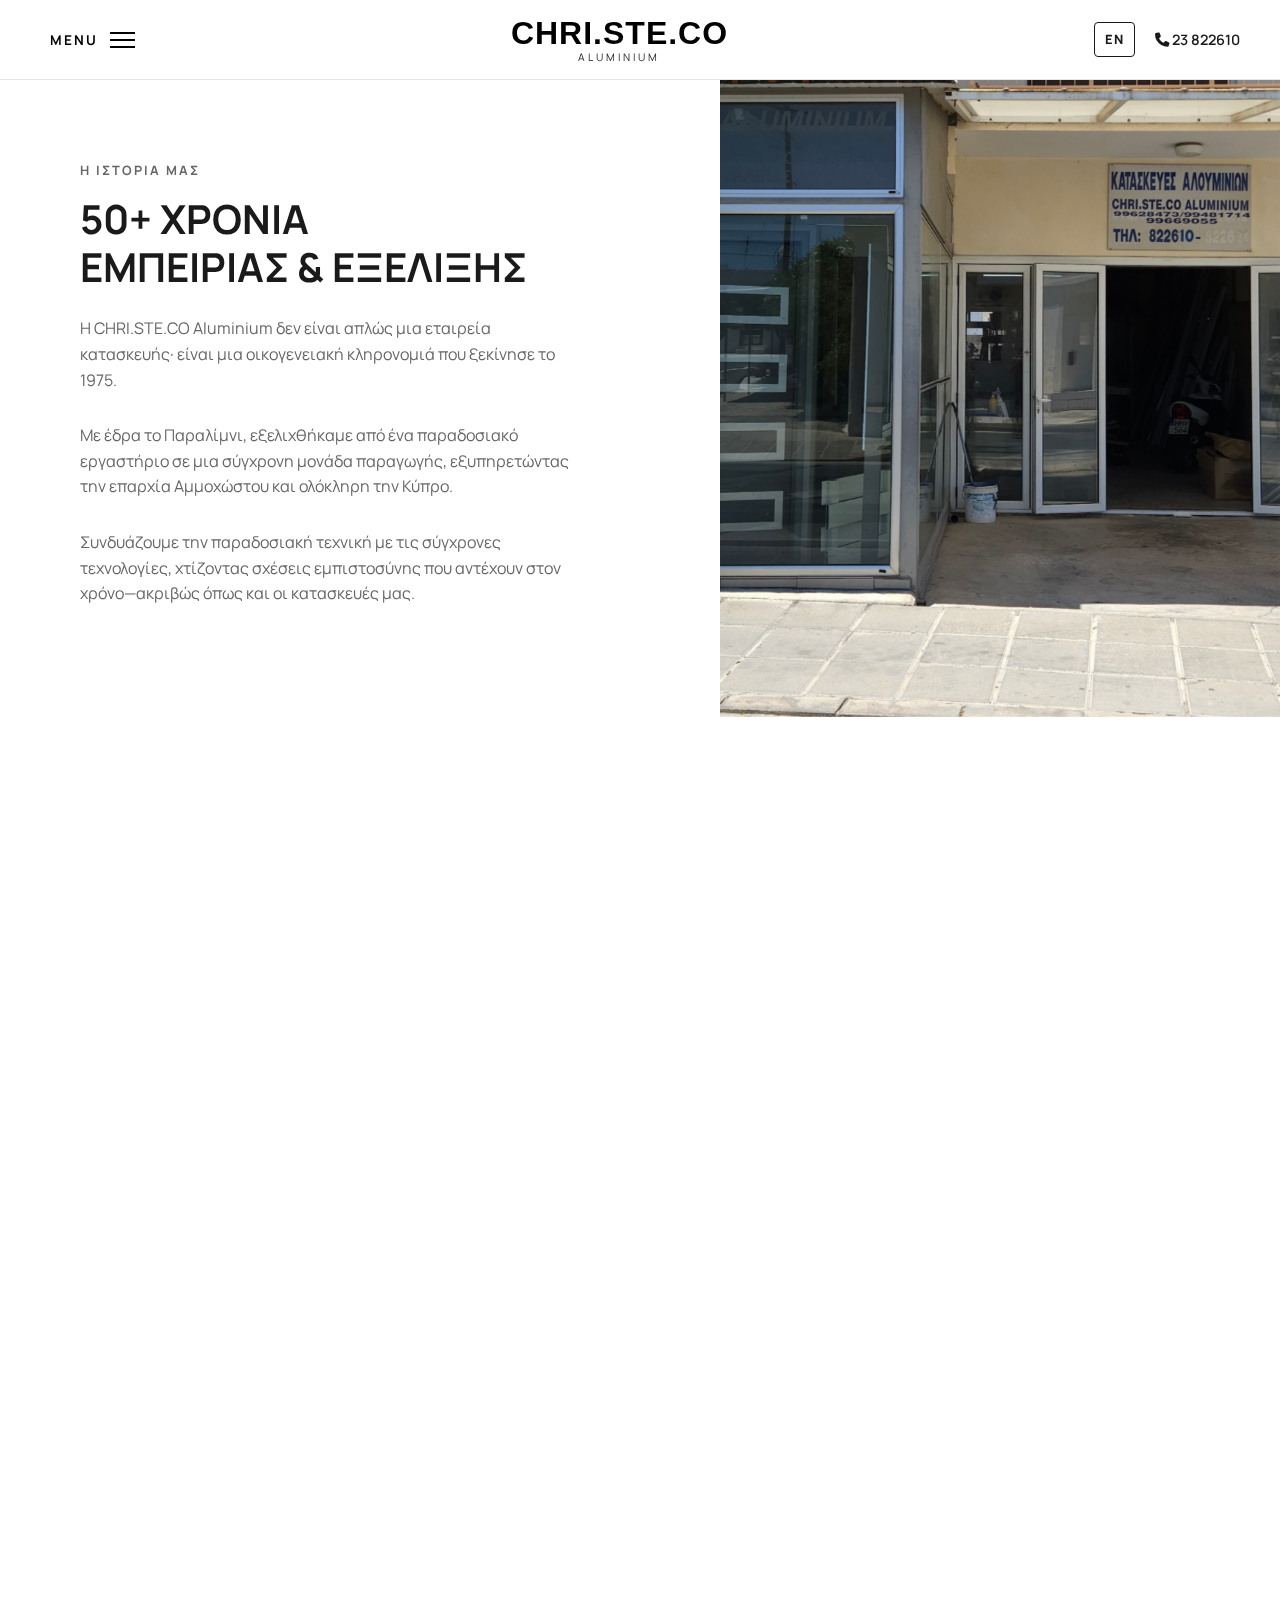
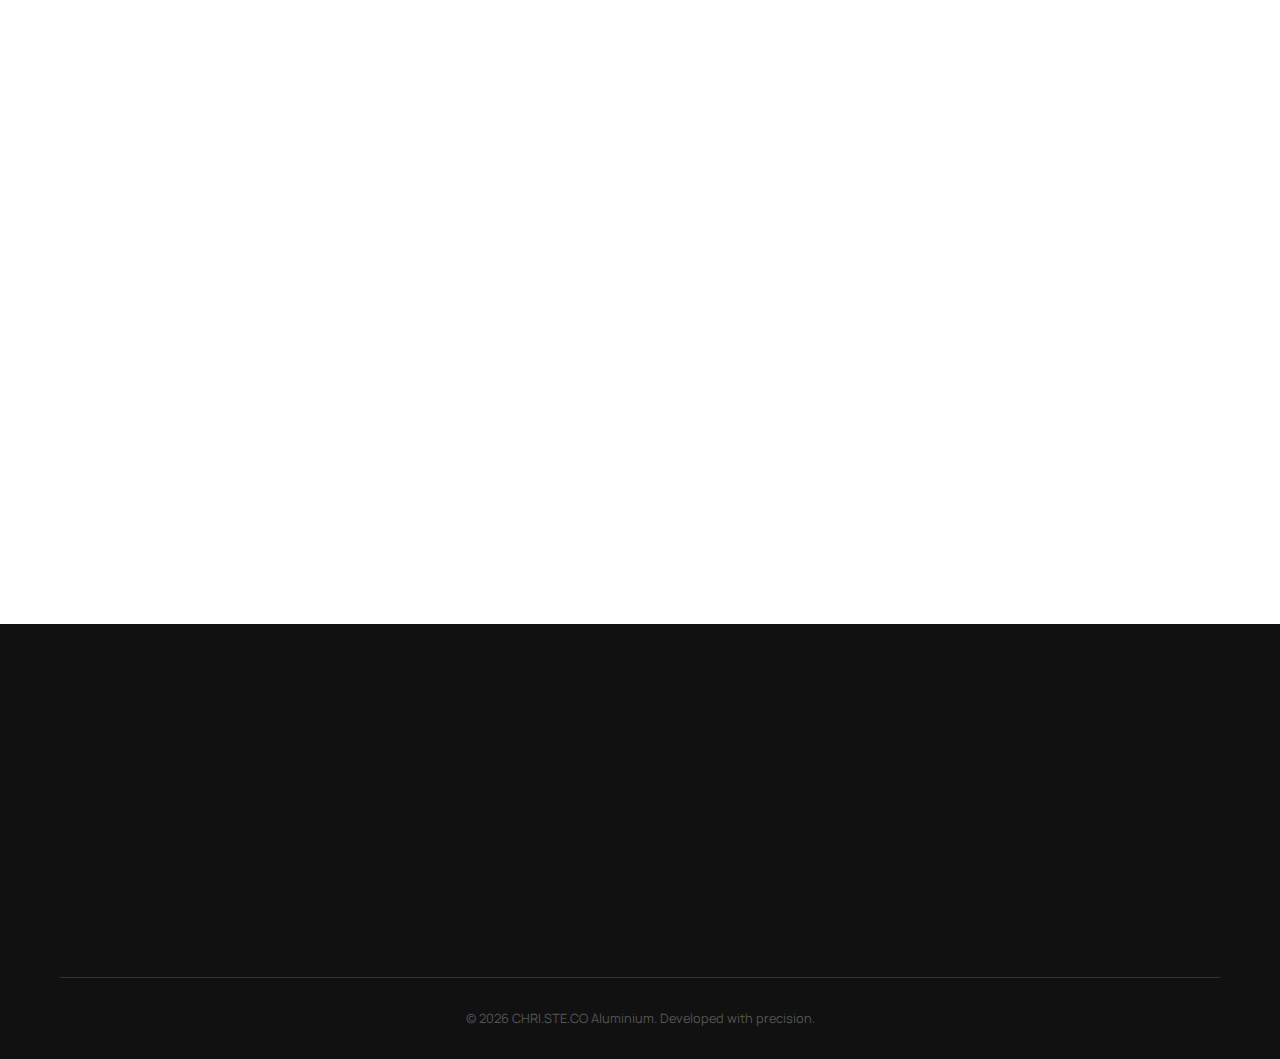
<file: about.html>
<!DOCTYPE html>
<html lang="el">
<head>
    <meta charset="UTF-8">
    <meta name="viewport" content="width=device-width, initial-scale=1.0">
    <title>CHRI.STE.CO ALUMINIUM</title>
    <meta name="description" content="50+ χρόνια εμπειρίας στις κατασκευές αλουμινίου. Η CHRI.STE.CO στο Παραλίμνι προσφέρει πιστοποιημένα συστήματα με δική της μονάδα παραγωγής.">
    
    <link href="https://fonts.googleapis.com/css2?family=Manrope:wght@300;400;500;700;800&display=swap" rel="stylesheet">
    <link rel="stylesheet" href="https://cdnjs.cloudflare.com/ajax/libs/font-awesome/6.4.0/css/all.min.css">
    <link rel="stylesheet" href="style.css">
    <link rel="icon" type="image/png" href="assets/favicon.png">
</head>
<body>

    <header class="site-header">
        <div class="header-left">
            <button class="menu-btn" aria-label="Menu">
                <span class="menu-text">MENU</span>
                <div class="hamburger-icon">
                    <span></span><span></span><span></span>
                </div>
            </button>
        </div>

        <div class="header-center">
            <a href="index.html" class="logo-wrapper">
                <span class="logo-main">CHRI.STE.CO</span>
                <span class="logo-sub">ALUMINIUM</span>
            </a>
        </div>

        <div class="header-right">
            <a href="en/about.html" class="lang-btn" aria-label="English Version">EN</a>
            <a href="tel:+35723822610" class="contact-link">
                <i class="fas fa-phone"></i> <span class="desktop-only">23 822610</span>
            </a>
        </div>
    </header>

    <div class="overlay-menu">
        <button class="close-menu">×</button>
        <nav>
            <a href="index.html">ΑΡΧΙΚΗ</a>
            <a href="about.html">Η ΕΤΑΙΡΕΙΑ</a>
            <a href="systems.html">ΣΥΣΤΗΜΑΤΑ</a>
            <a href="projects.html">ΕΡΓΑ</a>
            <a href="reviews.html">ΚΡΙΤΙΚΕΣ</a>
            <a href="contact.html">ΕΠΙΚΟΙΝΩΝΙΑ</a>
        </nav>
    </div>

    <div style="padding-top: 80px;"></div> 

    <section class="split-section">
        <div class="split-text">
            <span class="section-label">Η ΙΣΤΟΡΙΑ ΜΑΣ</span>
            <h2>50+ ΧΡΟΝΙΑ<br>ΕΜΠΕΙΡΙΑΣ & ΕΞΕΛΙΞΗΣ</h2>
            <p>
                Η CHRI.STE.CO Aluminium δεν είναι απλώς μια εταιρεία κατασκευής· είναι μια οικογενειακή κληρονομιά που ξεκίνησε το 1975.
            </p>
            <p>
                Με έδρα το Παραλίμνι, εξελιχθήκαμε από ένα παραδοσιακό εργαστήριο σε μια σύγχρονη μονάδα παραγωγής, εξυπηρετώντας την επαρχία Αμμοχώστου και ολόκληρη την Κύπρο.
            </p>
            <p>
                Συνδυάζουμε την παραδοσιακή τεχνική με τις σύγχρονες τεχνολογίες, χτίζοντας σχέσεις εμπιστοσύνης που αντέχουν στον χρόνο—ακριβώς όπως και οι κατασκευές μας.
            </p>
        </div>
        <div class="split-image" style="background-image: url('assets/factory.jpg'); min-height: 500px;"></div>
    </section>

    <section class="split-section inverted">
        <div class="split-image" style="background-image: url('assets/slide2.jpg'); min-height: 500px;"></div>
        <div class="split-text bg-dark">
            <span class="section-label text-accent">Η ΦΙΛΟΣΟΦΙΑ ΜΑΣ</span>
            <h2 class="text-white">ΠΟΙΟΤΙΚΗ ΠΑΡΑΓΩΓΗ,<br>ΑΠΟΛΥΤΟΣ ΕΛΕΓΧΟΣ</h2>
            <p class="text-gray">
            Η ποιότητα για εμάς δεν είναι διαπραγματεύσιμη.
            </p>    
            <p class="text-gray">
            Σε αντίθεση με τους απλούς μεταπωλητές, διατηρούμε τον πλήρη έλεγχο της παραγωγής στις ιδιόκτητες εγκαταστάσεις μας.
            </p>
            <p class="text-gray">
            Όλα μας τα κουφώματα κατασκευάζονται από πιστοποιημένες πρώτες ύλες, βάσει αυστηρών προτύπων ISO και ευρωπαϊκών προδιαγραφών.
            </p>
            <p class="text-gray">
            Αυτό μας επιτρέπει να εγγυηθούμε άριστη θερμομόνωση, ηχομόνωση και μέγιστη ασφάλεια για τον χώρο σας.</p>
            <br>
            <div class="stats-row">
                <div class="stat">
                    <strong style="color: #fff;">100%</strong>
                    <span style="color: #888;">IN-HOUSE</span>
                </div>
                <div class="stat">
                    <strong style="color: #fff;">ISO</strong>
                    <span style="color: #888;">CERTIFIED</span>
                </div>
            </div>
        </div>
    </section>

    <section class="products-section" style="background-color: #f9f9f9;">
        <div class="container">
            <div style="text-align: center; max-width: 800px; margin: 0 auto 50px;">
                <h2 class="section-title">ΟΙ ΥΠΗΡΕΣΙΕΣ ΜΑΣ</h2>
                <p style="color: var(--text-gray);">
                    Αναλαμβάνουμε ολοκληρωμένα έργα, από τη μελέτη και τον σχεδιασμό μέχρι την τοποθέτηση και την τεχνική υποστήριξη.
                </p>
            </div>
            
            <div class="product-grid">
                <div class="product-card" style="background: #fff;">
                    <h3>ΘΕΡΜΟΜΟΝΩΣΗ</h3>
                    <p>Συστήματα αλουμινίου υψηλής ενεργειακής απόδοσης για μείωση εξόδων θέρμανσης και ψύξης.</p>
                </div>
                <div class="product-card" style="background: #fff;">
                    <h3>ΕΙΔΙΚΕΣ ΚΑΤΑΣΚΕΥΕΣ</h3>
                    <p>Αίθρια, γυάλινα κάγκελα (χωρίς κολώνες), και μεταλλικές κατασκευές τύπου INOX προσαρμοσμένες στις ανάγκες σας.</p>
                </div>
                <div class="product-card" style="background: #fff;">
                    <h3>ΑΝΤΙΚΑΤΑΣΤΑΣΗ</h3>
                    <p>Αναβάθμιση των παλαιών σας κουφωμάτων με νέα, σύγχρονα συστήματα με ελάχιστη παρέμβαση στον χώρο.</p>
                </div>
            </div>

            <div style="text-align: center; margin-top: 60px;">
                <a href="contact.html" class="link-arrow">ΕΠΙΚΟΙΝΩΝΗΣΤΕ ΓΙΑ ΠΡΟΣΦΟΡΑ <i class="fas fa-arrow-right"></i></a>
            </div>
        </div>
    </section>

    <footer class="site-footer">
        <div class="container">
            <div class="footer-grid">
                <div class="footer-col">
                    <h4>CHRI.STE.CO</h4>
                    <p class="address">
                        Αγίου Δημητρίου 19,<br>
                        5281, Παραλίμνι, Κύπρος
                    </p>
                    <div class="contact-details">
                        <a href="tel:+35723822610">+357 23 822610</a>
                        <a href="mailto:chscaluminium@cytanet.com.cy">chscaluminium@cytanet.com.cy</a>
                    </div>
                </div>
                
                <div class="footer-col">
                    <h4>MENU</h4>
                    <a href="index.html">Αρχική</a>
                    <a href="systems.html">Συστήματα</a>
                    <a href="projects.html">Έργα</a>
                    <a href="reviews.html">Κριτικές</a>
                    <a href="contact.html">Επικοινωνία</a>
                </div>

                <div class="footer-col">
                    <h4>CONNECT</h4>
                    <div class="social-links-text">
                        <a href="https://www.facebook.com/profile.php?id=100038567696948" target="_blank">FACEBOOK</a>
                        <a href="https://www.instagram.com/chri.ste.co" target="_blank">INSTAGRAM</a>
                    </div>
                </div>
            </div>
            <div class="footer-bottom">
                <p>© 2026 CHRI.STE.CO Aluminium. Developed with precision.</p>
            </div>
        </div>
    </footer>

    <script src="script.js"></script>
</body>
</html>
</file>
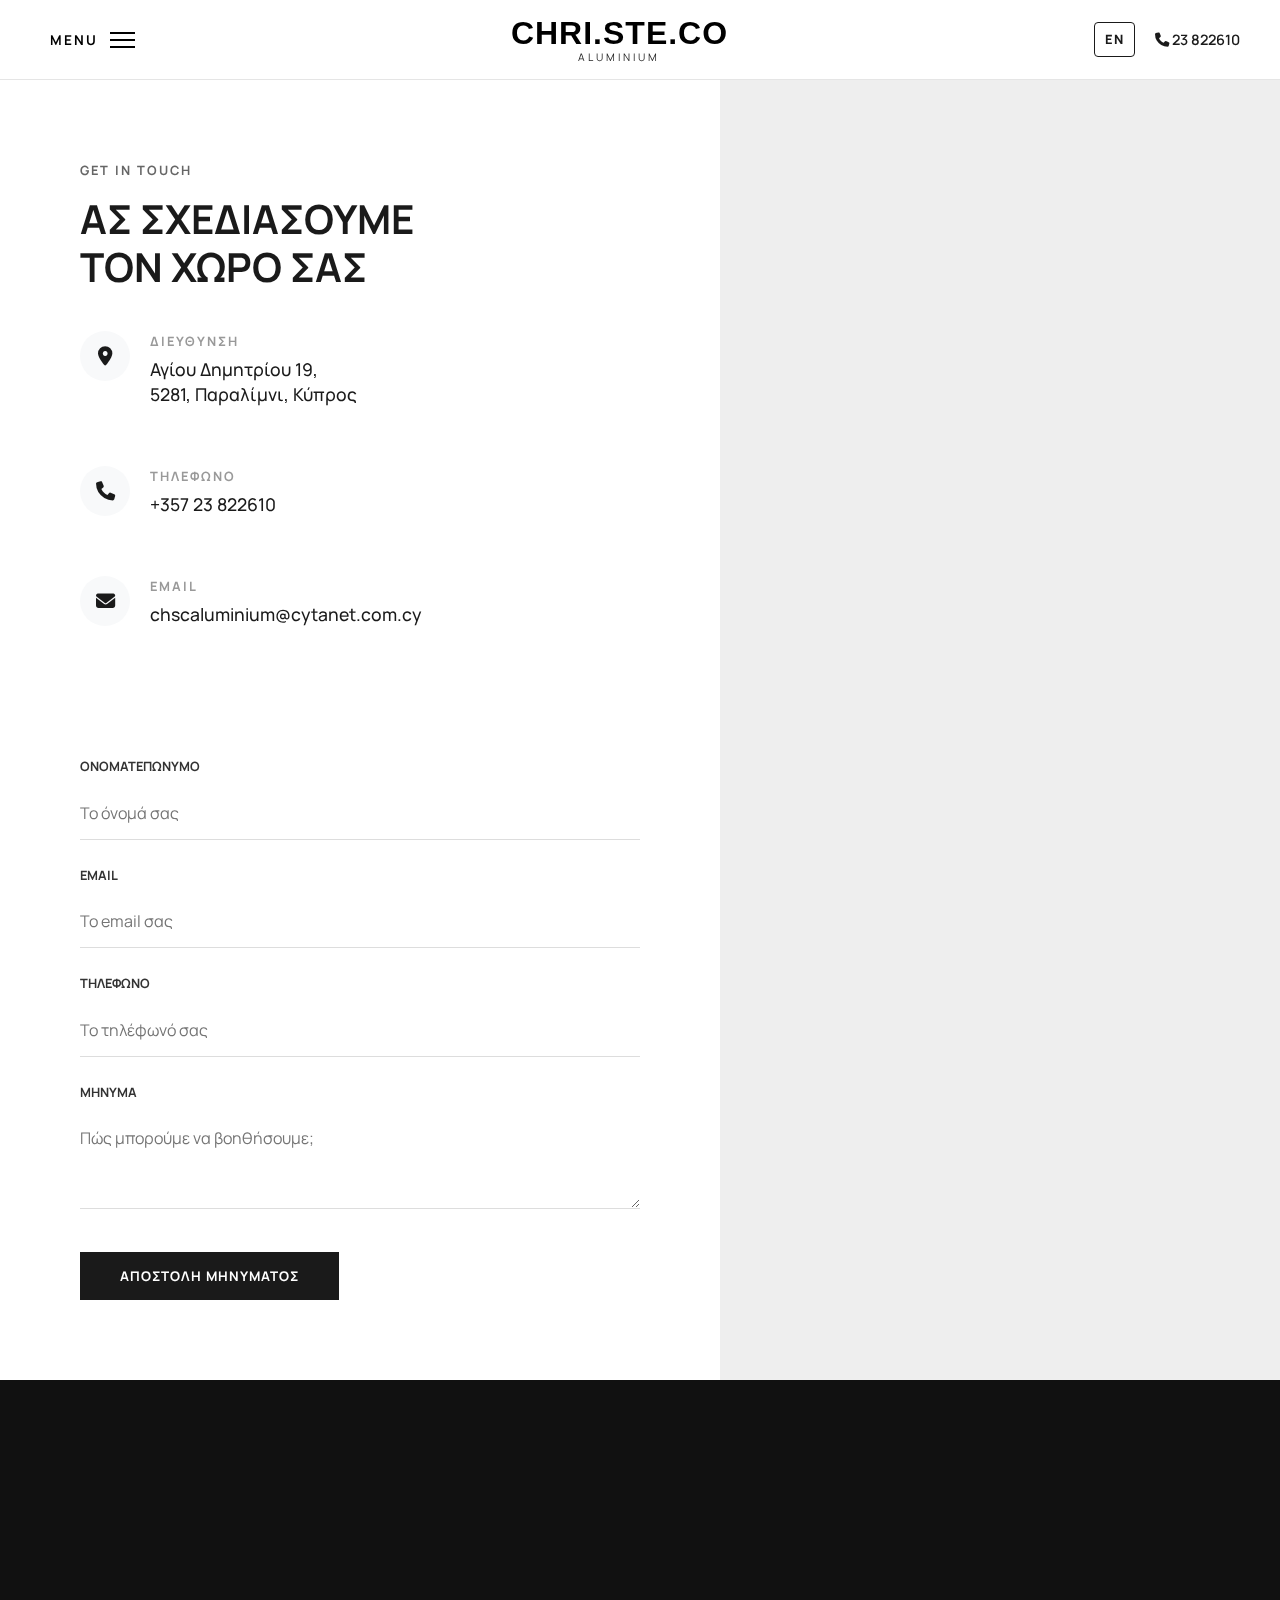
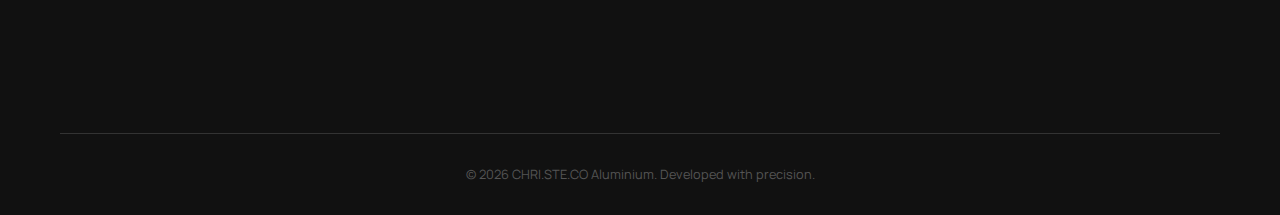
<file: contact.html>
<!DOCTYPE html>
<html lang="el">
<head>
    <meta charset="UTF-8">
    <meta name="viewport" content="width=device-width, initial-scale=1.0">
    <title>CHRI.STE.CO ALUMINIUM</title>
    
    <link href="https://fonts.googleapis.com/css2?family=Manrope:wght@300;400;500;700;800&display=swap" rel="stylesheet">
    <link rel="stylesheet" href="https://cdnjs.cloudflare.com/ajax/libs/font-awesome/6.4.0/css/all.min.css">
    <link rel="stylesheet" href="style.css">
    <link rel="icon" type="image/png" href="assets/favicon.png">
</head>
<body>

    <header class="site-header">
        <div class="header-left">
            <button class="menu-btn" aria-label="Menu">
                <span class="menu-text">MENU</span>
                <div class="hamburger-icon">
                    <span></span><span></span><span></span>
                </div>
            </button>
        </div>

        <div class="header-center">
            <a href="index.html" class="logo-wrapper">
                <span class="logo-main">CHRI.STE.CO</span>
                <span class="logo-sub">ALUMINIUM</span>
            </a>
        </div>

        <div class="header-right">
            <a href="en/contact.html" class="lang-btn" aria-label="English Version">EN</a>
            <a href="tel:+35723822610" class="contact-link">
                <i class="fas fa-phone"></i> <span class="desktop-only">23 822610</span>
            </a>
        </div>
    </header>

    <div class="overlay-menu">
        <button class="close-menu">×</button>
        <nav>
            <a href="index.html">ΑΡΧΙΚΗ</a>
            <a href="about.html">Η ΕΤΑΙΡΕΙΑ</a>
            <a href="systems.html">ΣΥΣΤΗΜΑΤΑ</a>
            <a href="projects.html">ΕΡΓΑ</a>
            <a href="reviews.html">ΚΡΙΤΙΚΕΣ</a>
            <a href="contact.html">ΕΠΙΚΟΙΝΩΝΙΑ</a>
        </nav>
    </div>

    <div style="padding-top: 80px;"></div> 

    <section class="split-section">
        
        <div class="split-text">
            <span class="section-label">GET IN TOUCH</span>
            <h2 style="margin-bottom: 40px;">ΑΣ ΣΧΕΔΙΑΣΟΥΜΕ<br>ΤΟΝ ΧΩΡΟ ΣΑΣ</h2>
            
            <div class="contact-info-box">
                <div class="contact-item">
                    <div class="icon-box"><i class="fas fa-map-marker-alt"></i></div>
                    <div class="c-text">
                        <h4>ΔΙΕΥΘΥΝΣΗ</h4>
                        <p>Αγίου Δημητρίου 19,<br>5281, Παραλίμνι, Κύπρος</p>
                    </div>
                </div>
                <div class="contact-item">
                    <div class="icon-box"><i class="fas fa-phone"></i></div>
                    <div class="c-text">
                        <h4>ΤΗΛΕΦΩΝΟ</h4>
                        <p><a href="tel:+35723822610">+357 23 822610</a></p>
                    </div>
                </div>
                <div class="contact-item">
                    <div class="icon-box"><i class="fas fa-envelope"></i></div>
                    <div class="c-text">
                        <h4>EMAIL</h4>
                        <p><a href="mailto:chscaluminium@cytanet.com.cy">chscaluminium@cytanet.com.cy</a></p>
                    </div>
                </div>
            </div>

            <form class="contact-form" action="https://formspree.io/f/mqedndno" method="POST">
                <div class="form-group">
                    <label>ΟΝΟΜΑΤΕΠΩΝΥΜΟ</label>
                    <input type="text" name="name" class="form-control" placeholder="Το όνομά σας" required>
                </div>
                <div class="form-group">
                    <label>EMAIL</label>
                    <input type="text" name="email" class="form-control" placeholder="Το email σας" required>
                </div>
                <div class="form-group">
                    <label>ΤΗΛΕΦΩΝΟ</label>
                    <input type="tel" name="phone" class="form-control" placeholder="Το τηλέφωνό σας" required>
                </div>
                <div class="form-group">
                    <label>ΜΗΝΥΜΑ</label>
                    <textarea name="message" class="form-control" rows="3" placeholder="Πώς μπορούμε να βοηθήσουμε;" required></textarea>
                </div>
                <button type="submit" class="submit-btn">ΑΠΟΣΤΟΛΗ ΜΗΝΥΜΑΤΟΣ</button>
            </form>

        </div>

        <div class="split-map">
            <iframe 
                src="https://www.google.com/maps/embed?pb=!1m18!1m12!1m3!1d3270.817452668962!2d33.9785829!3d35.0408488!2m3!1f0!2f0!3f0!3m2!1i1024!2i768!4f13.1!3m3!1m2!1s0x14dfc53cc6350d7d%3A0x21a99eb67671d914!2sCHRI.STE.CO%20Aluminium!5e0!3m2!1sen!2scy!4v1700000000000!5m2!1sen!2scy" 
                allowfullscreen="" 
                loading="lazy" 
                referrerpolicy="no-referrer-when-downgrade">
            </iframe>
        </div>
    </section>

    <footer class="site-footer">
        <div class="container">
            <div class="footer-grid">
                <div class="footer-col">
                    <h4>CHRI.STE.CO</h4>
                    <p class="address">
                        Αγίου Δημητρίου 19,<br>
                        5281, Παραλίμνι, Κύπρος
                    </p>
                    <div class="contact-details">
                        <a href="tel:+35723822610">+357 23 822610</a>
                        <a href="mailto:chscaluminium@cytanet.com.cy">chscaluminium@cytanet.com.cy</a>
                    </div>
                </div>
                
                <div class="footer-col">
                    <h4>MENU</h4>
                    <a href="index.html">Αρχική</a>
                    <a href="about.html">Η Εταιρεία</a>
                    <a href="systems.html">Συστήματα</a>
                    <a href="projects.html">Έργα</a>
                    <a href="reviews.html">Κριτικές</a>
                </div>

                <div class="footer-col">
                    <h4>CONNECT</h4>
                    <div class="social-links-text">
                        <a href="https://www.facebook.com/profile.php?id=100038567696948" target="_blank">FACEBOOK</a>
                        <a href="https://www.instagram.com/chri.ste.co" target="_blank">INSTAGRAM</a>
                    </div>
                </div>
            </div>
            <div class="footer-bottom">
                <p>© 2026 CHRI.STE.CO Aluminium. Developed with precision.</p>
            </div>
        </div>
    </footer>

    <script src="script.js"></script>
</body>
</html>
</file>
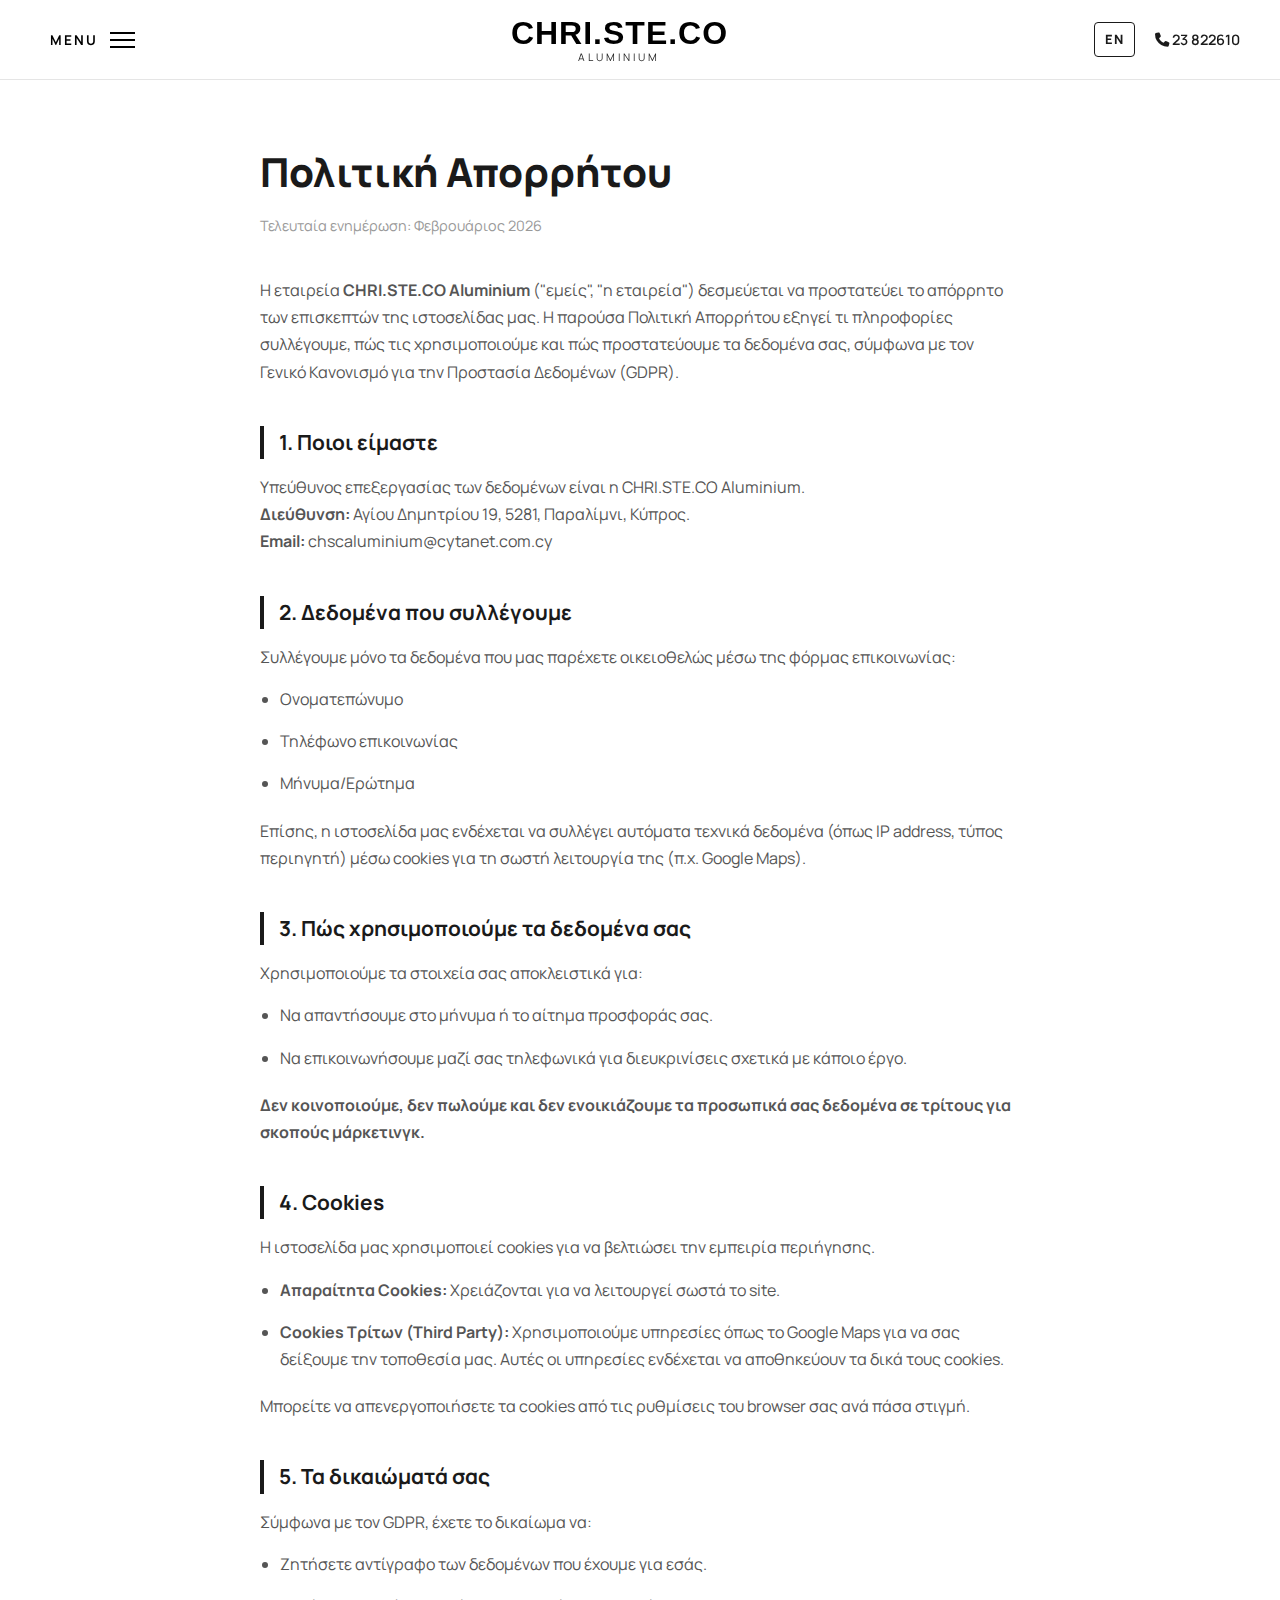
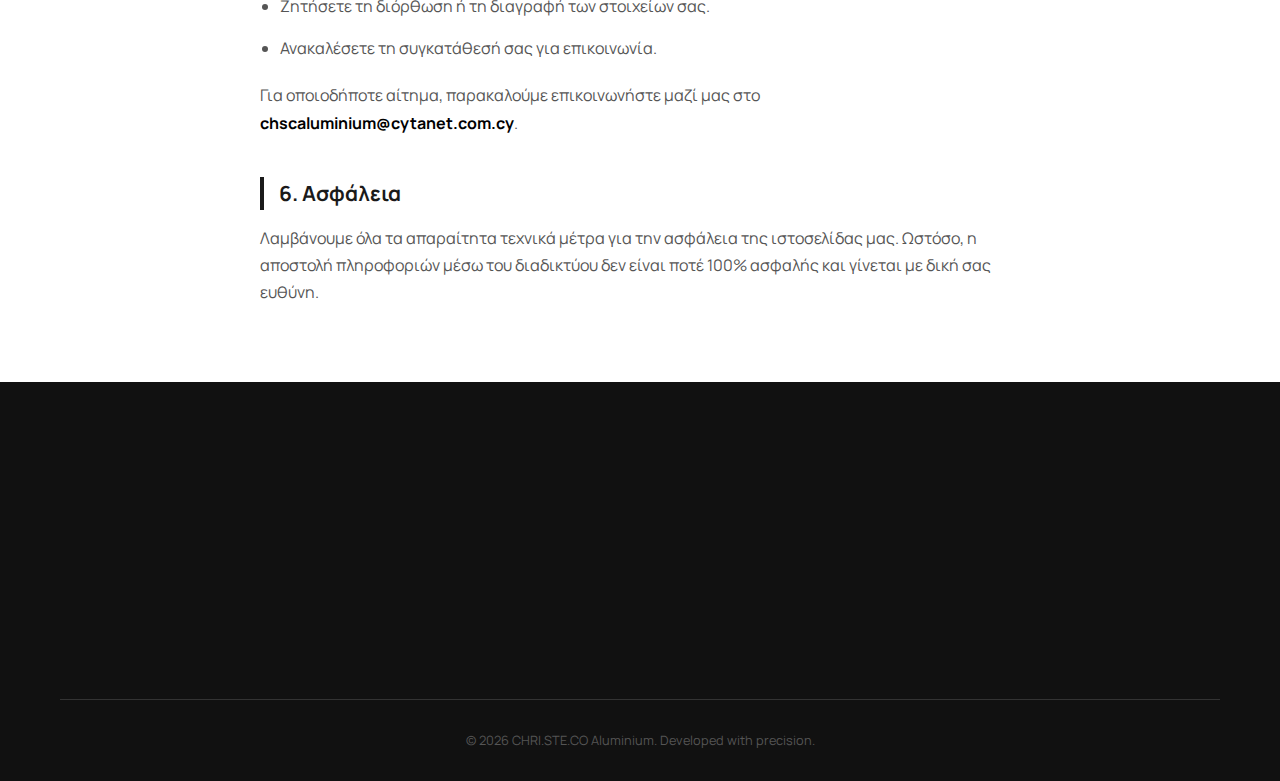
<file: privacy.html>
<!DOCTYPE html>
<html lang="el">
<head>
    <meta charset="UTF-8">
    <meta name="viewport" content="width=device-width, initial-scale=1.0">
    <title>Πολιτική Απορρήτου | CHRI.STE.CO Aluminium</title>
    
    <link href="https://fonts.googleapis.com/css2?family=Manrope:wght@300;400;500;700;800&display=swap" rel="stylesheet">
    <link rel="stylesheet" href="https://cdnjs.cloudflare.com/ajax/libs/font-awesome/6.4.0/css/all.min.css">
    <link rel="stylesheet" href="style.css">
    <link rel="icon" type="image/png" href="assets/favicon.png">

    <style>
        .privacy-content {
            max-width: 800px;
            margin: 0 auto;
            padding: 60px 20px;
        }
        .privacy-content h1 {
            font-size: 2.5rem;
            margin-bottom: 10px;
            font-weight: 800;
        }
        .privacy-content h3 {
            font-size: 1.3rem;
            margin-top: 40px;
            margin-bottom: 15px;
            font-weight: 700;
            color: #1a1a1a;
            border-left: 4px solid #1a1a1a; /* Μαύρη γραμμή αριστερά */
            padding-left: 15px;
        }
        .privacy-content p, .privacy-content ul li {
            font-size: 1rem;
            line-height: 1.7;
            color: #555;
            margin-bottom: 15px;
        }
        .privacy-content ul {
            list-style: disc;
            padding-left: 20px;
            margin-bottom: 20px;
        }
        .update-date {
            color: #999;
            font-size: 0.9rem;
            margin-bottom: 40px;
            display: block;
        }
    </style>
</head>
<body>

    <header class="site-header">
        <div class="header-left">
            <button class="menu-btn" aria-label="Menu">
                <span class="menu-text">MENU</span>
                <div class="hamburger-icon">
                    <span></span><span></span><span></span>
                </div>
            </button>
        </div>

        <div class="header-center">
            <a href="index.html" class="logo-wrapper">
                <span class="logo-main">CHRI.STE.CO</span>
                <span class="logo-sub">ALUMINIUM</span>
            </a>
        </div>

        <div class="header-right">
            <a href="en/privacy.html" class="lang-btn" aria-label="English Version">EN</a>
            <a href="tel:+35723822610" class="contact-link">
                <i class="fas fa-phone"></i> <span class="desktop-only">23 822610</span>
            </a>
        </div>
    </header>

    <div class="overlay-menu">
        <button class="close-menu">×</button>
        <nav>
            <a href="index.html">ΑΡΧΙΚΗ</a>
            <a href="about.html">Η ΕΤΑΙΡΕΙΑ</a>
            <a href="systems.html">ΣΥΣΤΗΜΑΤΑ</a>
            <a href="projects.html">ΕΡΓΑ</a>
            <a href="reviews.html">ΚΡΙΤΙΚΕΣ</a>
            <a href="contact.html">ΕΠΙΚΟΙΝΩΝΙΑ</a>
        </nav>
    </div>

    <div style="padding-top: 80px;"></div>

    <div class="privacy-content">
        <h1>Πολιτική Απορρήτου</h1>
        <span class="update-date">Τελευταία ενημέρωση: Φεβρουάριος 2026</span>

        <p>
            Η εταιρεία <strong>CHRI.STE.CO Aluminium</strong> ("εμείς", "η εταιρεία") δεσμεύεται να προστατεύει το απόρρητο των επισκεπτών της ιστοσελίδας μας. 
            Η παρούσα Πολιτική Απορρήτου εξηγεί τι πληροφορίες συλλέγουμε, πώς τις χρησιμοποιούμε και πώς προστατεύουμε τα δεδομένα σας, σύμφωνα με τον Γενικό Κανονισμό για την Προστασία Δεδομένων (GDPR).
        </p>

        <h3>1. Ποιοι είμαστε</h3>
        <p>
            Υπεύθυνος επεξεργασίας των δεδομένων είναι η CHRI.STE.CO Aluminium.<br>
            <strong>Διεύθυνση:</strong> Αγίου Δημητρίου 19, 5281, Παραλίμνι, Κύπρος.<br>
            <strong>Email:</strong> chscaluminium@cytanet.com.cy
        </p>

        <h3>2. Δεδομένα που συλλέγουμε</h3>
        <p>Συλλέγουμε μόνο τα δεδομένα που μας παρέχετε οικειοθελώς μέσω της φόρμας επικοινωνίας:</p>
        <ul>
            <li>Ονοματεπώνυμο</li>
            <li>Τηλέφωνο επικοινωνίας</li>
            <li>Μήνυμα/Ερώτημα</li>
        </ul>
        <p>
            Επίσης, η ιστοσελίδα μας ενδέχεται να συλλέγει αυτόματα τεχνικά δεδομένα (όπως IP address, τύπος περιηγητή) μέσω cookies για τη σωστή λειτουργία της (π.χ. Google Maps).
        </p>

        <h3>3. Πώς χρησιμοποιούμε τα δεδομένα σας</h3>
        <p>Χρησιμοποιούμε τα στοιχεία σας αποκλειστικά για:</p>
        <ul>
            <li>Να απαντήσουμε στο μήνυμα ή το αίτημα προσφοράς σας.</li>
            <li>Να επικοινωνήσουμε μαζί σας τηλεφωνικά για διευκρινίσεις σχετικά με κάποιο έργο.</li>
        </ul>
        <p>
            <strong>Δεν κοινοποιούμε, δεν πωλούμε και δεν ενοικιάζουμε τα προσωπικά σας δεδομένα σε τρίτους για σκοπούς μάρκετινγκ.</strong>
        </p>

        <h3>4. Cookies</h3>
        <p>
            Η ιστοσελίδα μας χρησιμοποιεί cookies για να βελτιώσει την εμπειρία περιήγησης.
        </p>
        <ul>
            <li><strong>Απαραίτητα Cookies:</strong> Χρειάζονται για να λειτουργεί σωστά το site.</li>
            <li><strong>Cookies Τρίτων (Third Party):</strong> Χρησιμοποιούμε υπηρεσίες όπως το Google Maps για να σας δείξουμε την τοποθεσία μας. Αυτές οι υπηρεσίες ενδέχεται να αποθηκεύουν τα δικά τους cookies.</li>
        </ul>
        <p>Μπορείτε να απενεργοποιήσετε τα cookies από τις ρυθμίσεις του browser σας ανά πάσα στιγμή.</p>

        <h3>5. Τα δικαιώματά σας</h3>
        <p>Σύμφωνα με τον GDPR, έχετε το δικαίωμα να:</p>
        <ul>
            <li>Ζητήσετε αντίγραφο των δεδομένων που έχουμε για εσάς.</li>
            <li>Ζητήσετε τη διόρθωση ή τη διαγραφή των στοιχείων σας.</li>
            <li>Ανακαλέσετε τη συγκατάθεσή σας για επικοινωνία.</li>
        </ul>
        <p>Για οποιοδήποτε αίτημα, παρακαλούμε επικοινωνήστε μαζί μας στο <a href="mailto:chscaluminium@cytanet.com.cy" style="color:#000; font-weight:700;">chscaluminium@cytanet.com.cy</a>.</p>

        <h3>6. Ασφάλεια</h3>
        <p>
            Λαμβάνουμε όλα τα απαραίτητα τεχνικά μέτρα για την ασφάλεια της ιστοσελίδας μας. Ωστόσο, η αποστολή πληροφοριών μέσω του διαδικτύου δεν είναι ποτέ 100% ασφαλής και γίνεται με δική σας ευθύνη.
        </p>

    </div>

    <footer class="site-footer">
        <div class="container">
            <div class="footer-grid">
                <div class="footer-col">
                    <h4>CHRI.STE.CO</h4>
                    <p class="address">
                        Αγίου Δημητρίου 19,<br>
                        5281, Παραλίμνι, Κύπρος
                    </p>
                    <div class="contact-details">
                        <a href="tel:+35723822610">+357 23 822610</a>
                        <a href="mailto:chscaluminium@cytanet.com.cy">chscaluminium@cytanet.com.cy</a>
                    </div>
                </div>
                
                <div class="footer-col">
                    <h4>MENU</h4>
                    <a href="index.html">Αρχική</a>
                    <a href="about.html">Η Εταιρεία</a>
                    <a href="systems.html">Συστήματα</a>
                    <a href="reviews.html">Κριτικές</a>
                </div>

                <div class="footer-col">
                    <h4>CONNECT</h4>
                    <div class="social-links-text">
                        <a href="https://www.facebook.com/profile.php?id=100038567696948" target="_blank">FACEBOOK</a>
                        <a href="https://www.instagram.com/chri.ste.co" target="_blank">INSTAGRAM</a>
                    </div>
                </div>
            </div>
            <div class="footer-bottom">
                <p>© 2026 CHRI.STE.CO Aluminium. Developed with precision.</p>
            </div>
        </div>
    </footer>

    <script src="script.js"></script>
</body>
</html>
</file>
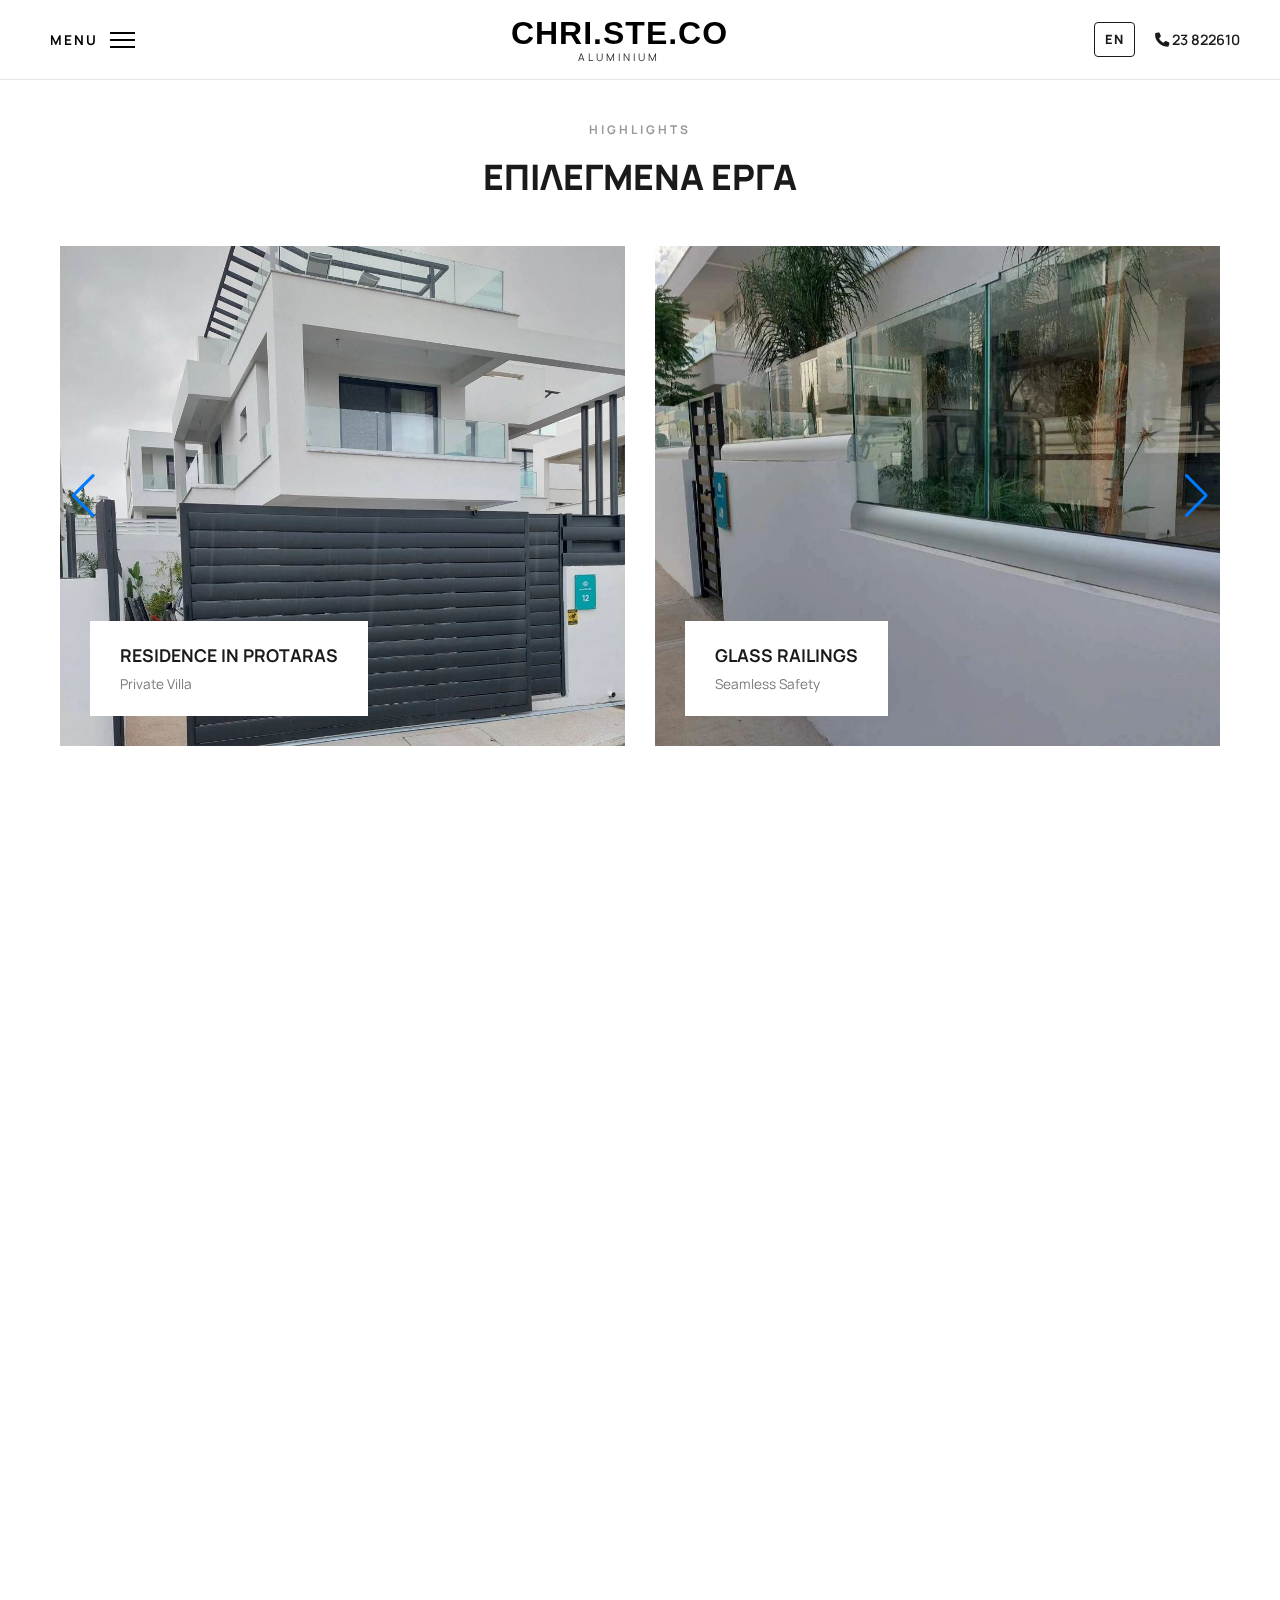
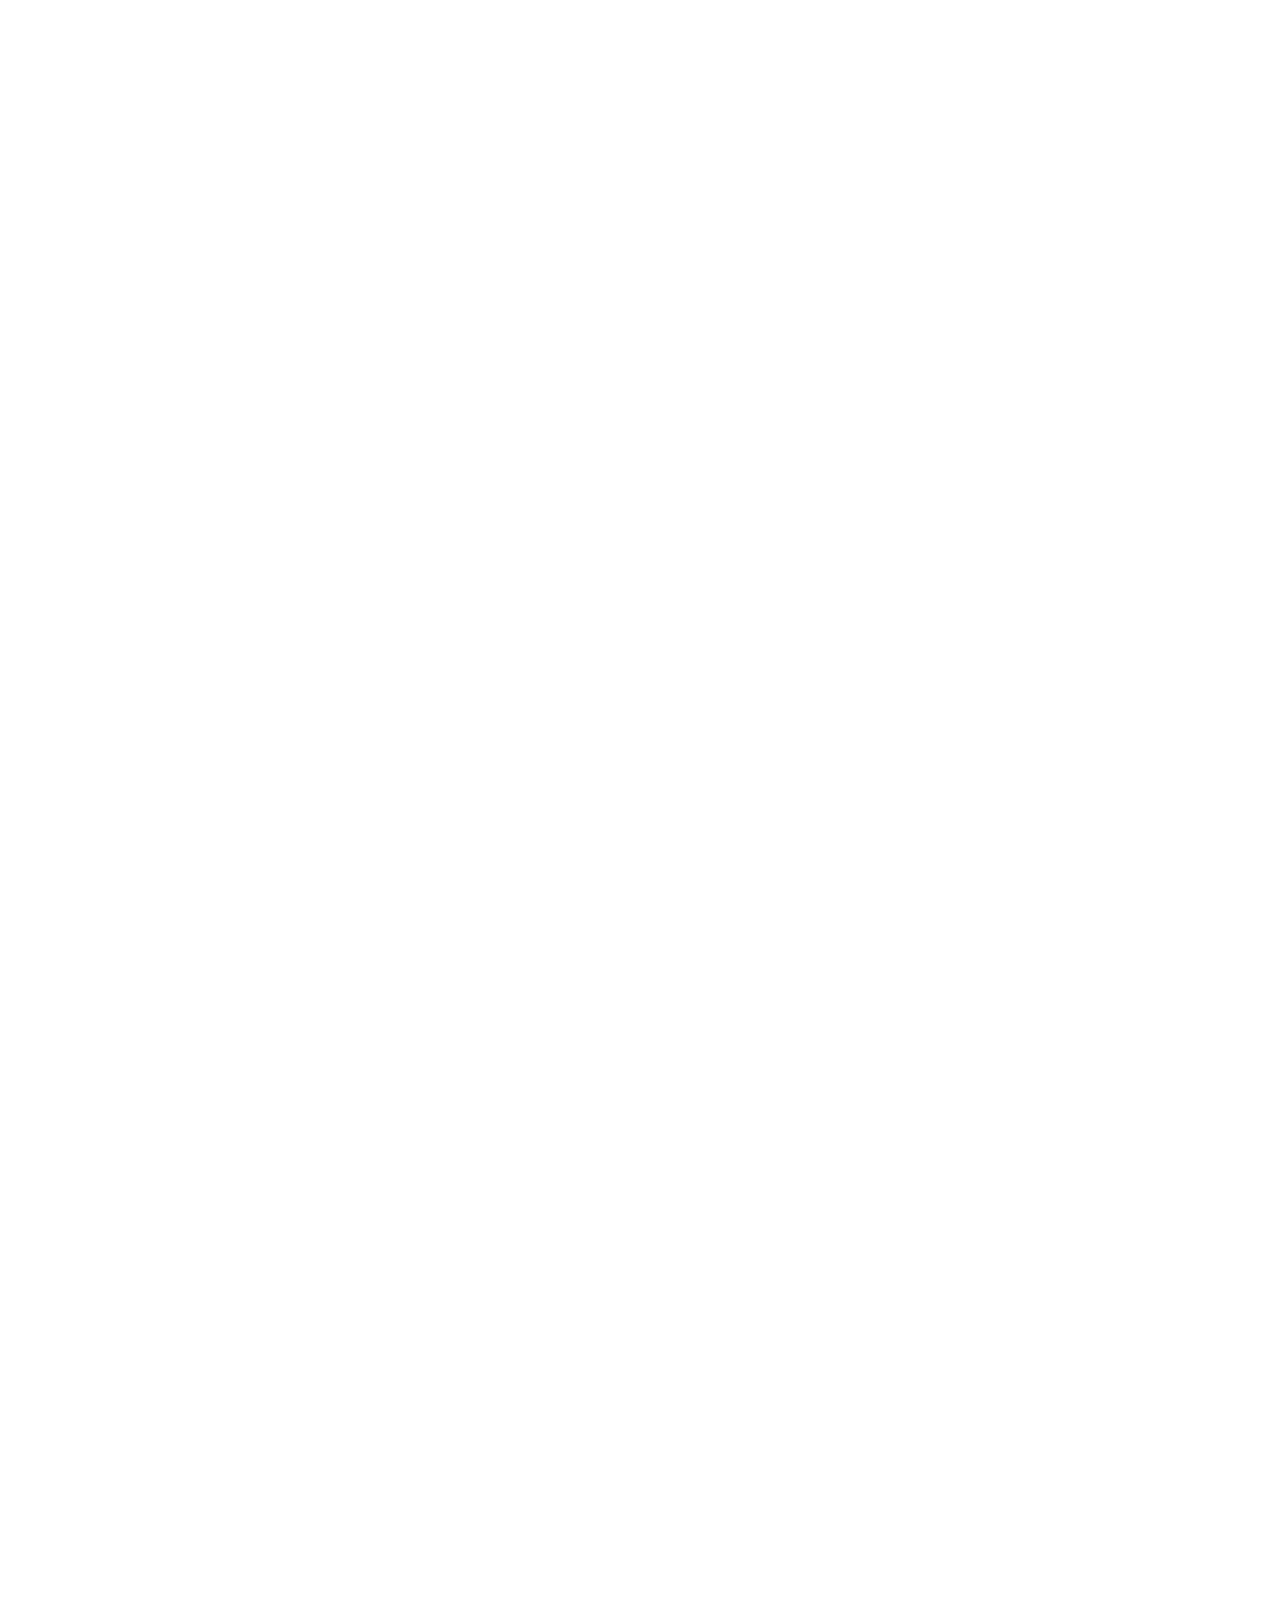
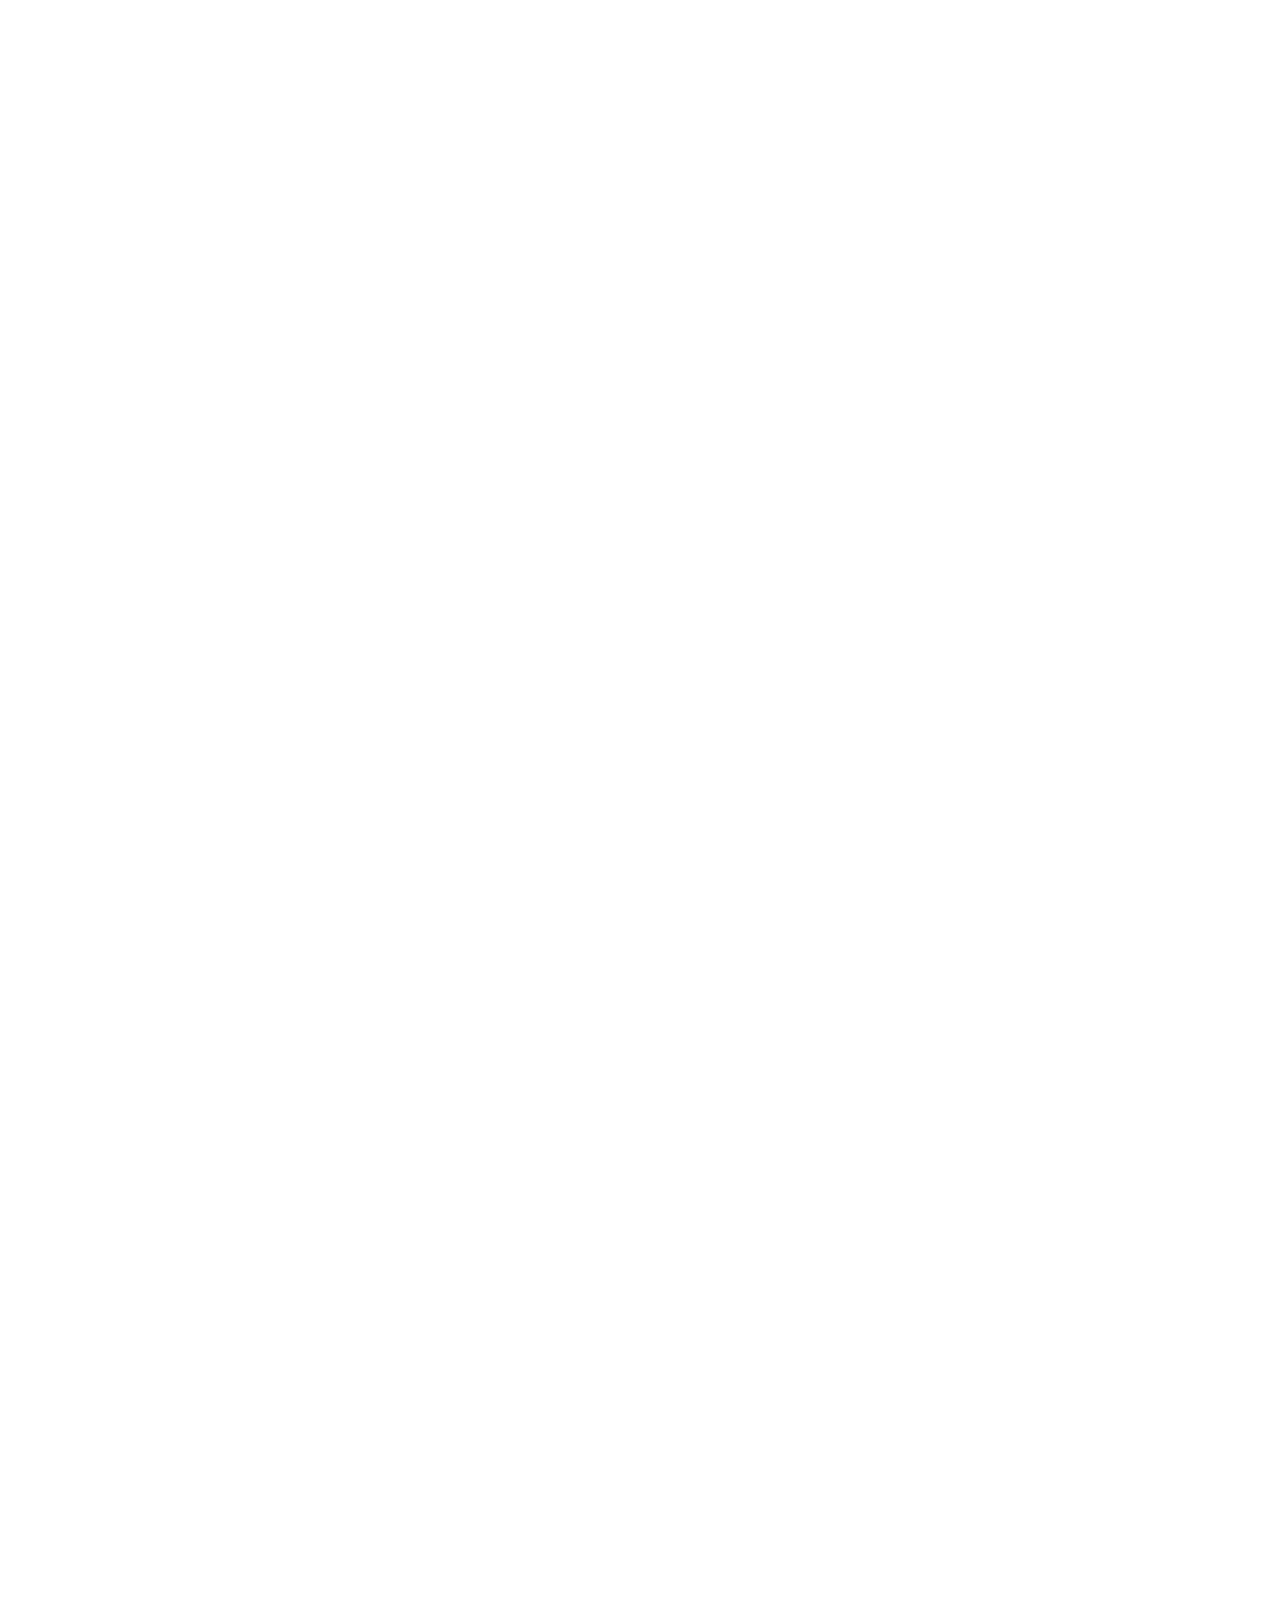
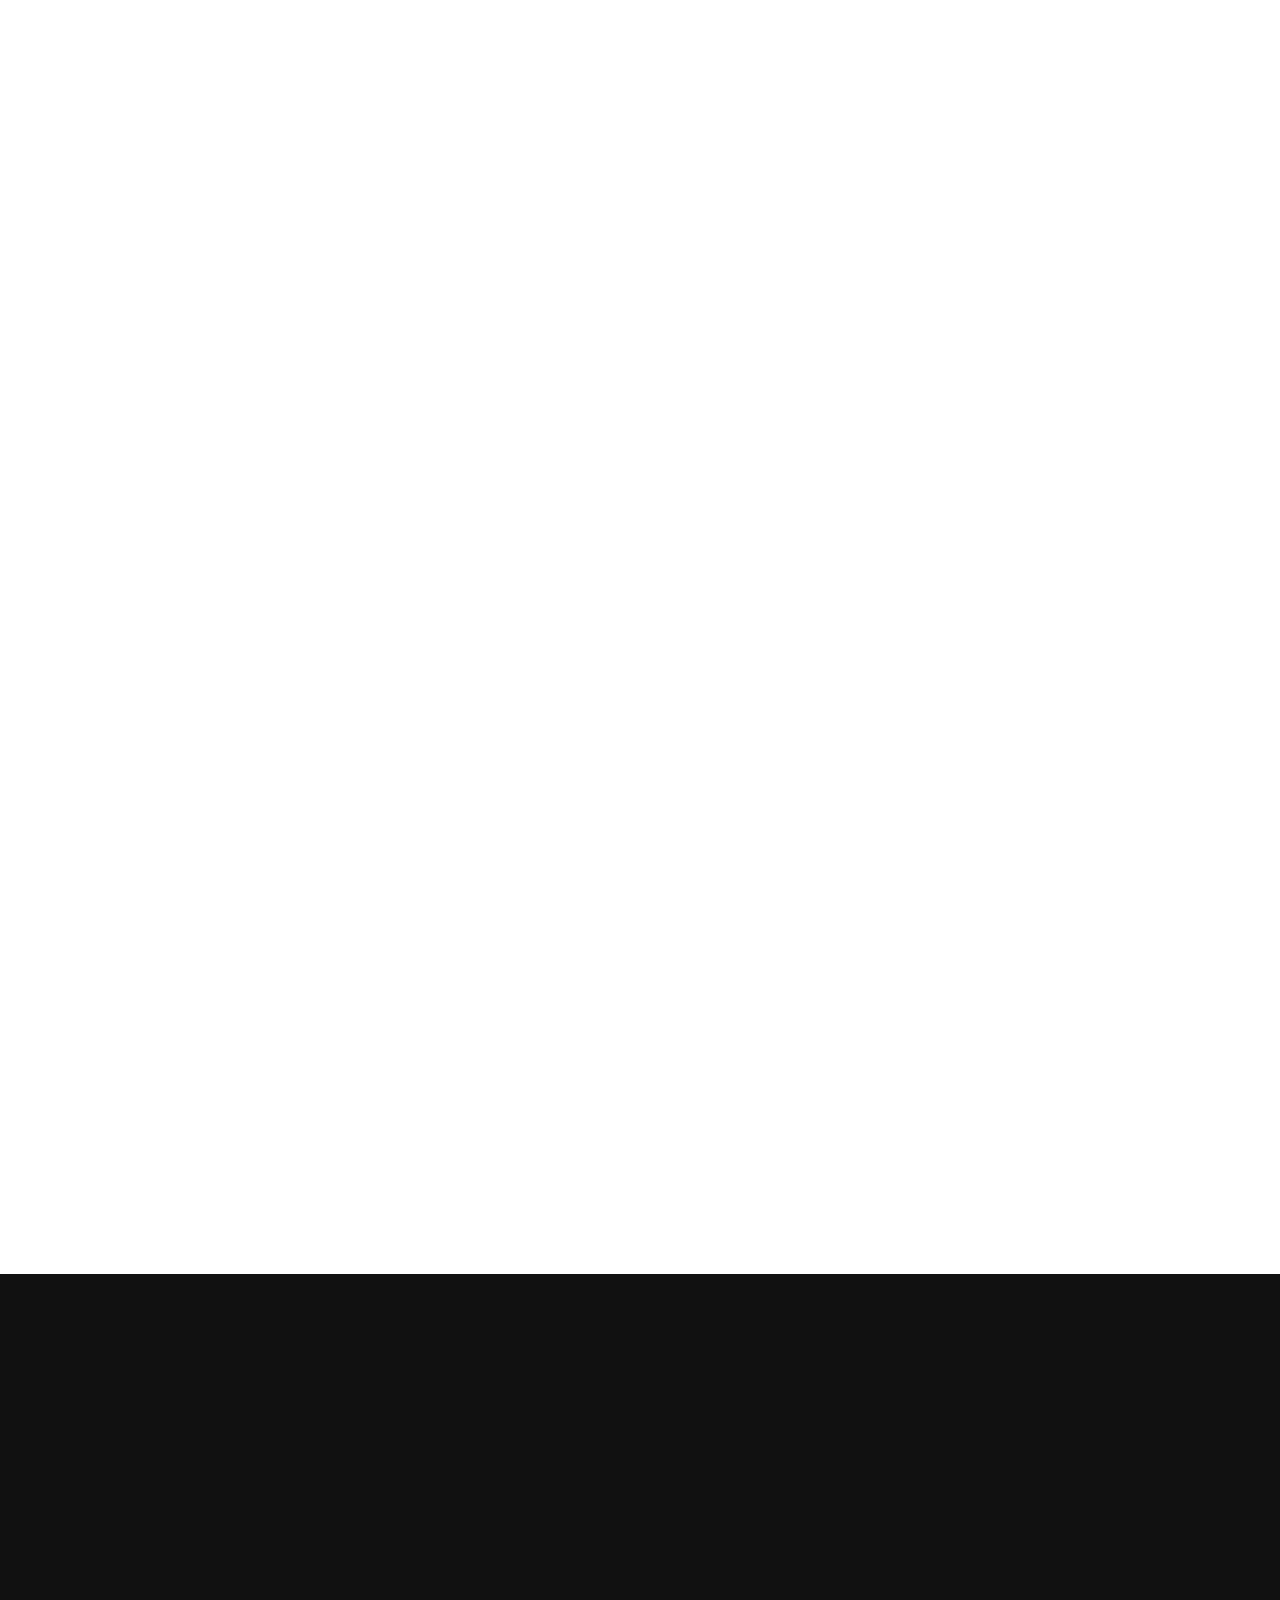
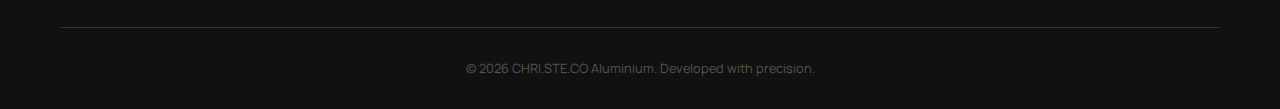
<file: projects.html>
<!DOCTYPE html>
<html lang="el">
<head>
    <meta charset="UTF-8">
    <meta name="viewport" content="width=device-width, initial-scale=1.0">
    <title>CHRI.STE.CO ALUMINIUM</title>
    
    <link href="https://fonts.googleapis.com/css2?family=Manrope:wght@300;400;500;700;800&display=swap" rel="stylesheet">
    <link rel="stylesheet" href="https://cdnjs.cloudflare.com/ajax/libs/font-awesome/6.4.0/css/all.min.css">
    <link rel="stylesheet" href="https://cdn.jsdelivr.net/npm/swiper@11/swiper-bundle.min.css" />
    <link rel="stylesheet" href="style.css">
    <link rel="icon" type="image/png" href="assets/favicon.png">
</head>
<body>

    <header class="site-header">
        <div class="header-left">
            <button class="menu-btn" aria-label="Menu">
                <span class="menu-text">MENU</span>
                <div class="hamburger-icon">
                    <span></span><span></span><span></span>
                </div>
            </button>
        </div>

        <div class="header-center">
            <a href="index.html" class="logo-wrapper">
                <span class="logo-main">CHRI.STE.CO</span>
                <span class="logo-sub">ALUMINIUM</span>
            </a>
        </div>

        <div class="header-right">
            <a href="en/projects.html" class="lang-btn" aria-label="English Version">EN</a>
            <a href="tel:+35723822610" class="contact-link">
                <i class="fas fa-phone"></i> <span class="desktop-only">23 822610</span>
            </a>
        </div>
    </header>

    <div class="overlay-menu">
        <button class="close-menu">×</button>
        <nav>
            <a href="index.html">ΑΡΧΙΚΗ</a>
            <a href="about.html">Η ΕΤΑΙΡΕΙΑ</a>
            <a href="systems.html">ΣΥΣΤΗΜΑΤΑ</a>
            <a href="projects.html">ΕΡΓΑ</a>
            <a href="reviews.html">ΚΡΙΤΙΚΕΣ</a>
            <a href="contact.html">ΕΠΙΚΟΙΝΩΝΙΑ</a>
        </nav>
    </div>

    <div style="padding-top: 100px;"></div>

    <section class="slider-section" style="padding-top: 20px; padding-bottom: 60px;">
        <div class="container">
            <div style="text-align: center; margin-bottom: 40px;">
                <span class="section-label-center" style="margin-bottom: 10px; display:block;">HIGHLIGHTS</span>
                <h2 class="section-title" style="margin-bottom: 0;">ΕΠΙΛΕΓΜΕΝΑ ΕΡΓΑ</h2>
            </div>
            
            <div class="swiper mySwiper">
                <div class="swiper-wrapper">
                    <div class="swiper-slide" style="background-image: url('assets/slide4.jpg');">
                        <div class="slide-caption">
                            <h3>RESIDENCE IN PROTARAS</h3>
                            <p>Private Villa</p>
                        </div>
                    </div>
                    <div class="swiper-slide" style="background-image: url('assets/slide3.jpg');">
                        <div class="slide-caption">
                            <h3>GLASS RAILINGS</h3>
                            <p>Seamless Safety</p>
                        </div>
                    </div>
                    <div class="swiper-slide" style="background-image: url('assets/slide2.jpg');">
                        <div class="slide-caption">
                            <h3>INTERIOR DESIGN</h3>
                            <p>Inox Staircase</p>
                        </div>
                    </div>
                    <div class="swiper-slide" style="background-image: url('assets/5.jpg');">
                        <div class="slide-caption">
                            <h3>EXTERIOR DESIGN</h3>
                            <p>PIVOT Door</p>
                        </div>
                    </div>
                    <div class="swiper-slide" style="background-image: url('assets/13.png');">
                        <div class="slide-caption">
                            <h3>EXTERIOR DESIGN</h3>
                            <p>Aluminium Fencing</p>
                        </div>
                    </div>


                </div>
                <div class="swiper-button-next"></div>
                <div class="swiper-button-prev"></div>
            </div>
        </div>
    </section>

    <section style="padding-bottom: 80px; background-color: #fcfcfc; padding-top: 60px; border-top: 1px solid #eee;">
        <div class="container">
            <div style="text-align: center;">
                <h2 class="section-title" style="font-size: 1.8rem; margin-bottom: 10px;">GALLERY</h2>
                <p style="color: var(--text-gray);">Περιηγηθείτε σε όλες τις κατηγορίες των κατασκευών μας.</p>
                <br/>
            </div>

            <div class="gallery-grid">
                
                <div class="gallery-item">
                    <img src="assets/slide4.jpg" alt="Μοντέρνα Κατοικία" class="gallery-img">
                    <div class="gallery-overlay">
                        <h3 class="project-title">LUXURY VILLA</h3>
                        <p class="project-desc">Συρόμενη καγκελόθυρα και περίφραξη αλουμινίου.</p>
                    </div>
                </div>

                <div class="gallery-item">
                    <img src="assets/22.jpg" class="gallery-img">
                    <div class="gallery-overlay">
                        <h3 class="project-title">MODERN GATE</h3>
                        <p class="project-desc">Σταθερή καγκελόθυρα ενωμένη με περίφραξη αλουμινίου.</p>
                    </div>
                </div>

                <div class="gallery-item">
                    <img src="assets/24.jpg" class="gallery-img">
                    <div class="gallery-overlay">
                        <h3 class="project-title">ALUMINIUM FENCING - PERGOLA</h3>
                        <p class="project-desc">Συρόμενη καγκελόθυρα, περίφραξη και στέγαστρο αλουμινίου.</p>
                    </div>
                </div>

                <div class="gallery-item">
                    <img src="assets/23.jpg" class="gallery-img">
                    <div class="gallery-overlay">
                        <h3 class="project-title">ALUMINIUM FENCING - PERGOLA</h3>
                        <p class="project-desc">Συρόμενη καγκελόθυρα, περίφραξη και στέγαστρο αλουμινίου.</p>
                    </div>
                </div>

                <div class="gallery-item">
                    <img src="assets/slide1.jpg" alt="Αυλόπορτα" class="gallery-img">
                    <div class="gallery-overlay">
                        <h3 class="project-title">MODERN GATE</h3>
                        <p class="project-desc">Συρόμενη καγκελόθυρα.</p>
                    </div>
                </div>

                <div class="gallery-item">
                    <img src="assets/slide3.jpg" alt="Γυάλινα Κάγκελα" class="gallery-img">
                    <div class="gallery-overlay">
                        <h3 class="project-title">GLASS VIEW</h3>
                        <p class="project-desc">Γυάλινα κάγκελα.</p>
                    </div>
                </div>

                <div class="gallery-item">
                    <img src="assets/8.png" class="gallery-img">
                    <div class="gallery-overlay">
                        <h3 class="project-title">GLASS VIEW</h3>
                        <p class="project-desc">Γυάλινα κάγκελα.</p>
                    </div>
                </div>

                <div class="gallery-item">
                    <img src="assets/20.jpg" class="gallery-img">
                    <div class="gallery-overlay">
                        <h3 class="project-title">GLASS VIEW</h3>
                        <p class="project-desc">Γυάλινα κάγκελα.</p>
                    </div>
                </div>

                <div class="gallery-item">
                    <img src="assets/21.jpg" class="gallery-img">
                    <div class="gallery-overlay">
                        <h3 class="project-title">GLASS VIEW</h3>
                        <p class="project-desc">Γυάλινα κάγκελα.</p>
                    </div>
                </div>

                <div class="gallery-item">
                    <img src="assets/slide2.jpg" alt="Σκάλα" class="gallery-img">
                    <div class="gallery-overlay">
                        <h3 class="project-title">INOX STAIRS</h3>
                        <p class="project-desc">Εσωτερική σκάλα με κάγκελα τύπου INOX.</p>
                    </div>
                </div>

                <div class="gallery-item">
                    <img src="assets/29.jpg" alt="Σκάλα" class="gallery-img">
                    <div class="gallery-overlay">
                        <h3 class="project-title">WOODEN STAIRS</h3>
                        <p class="project-desc">Εσωτερική σκάλα με ξύλινα διακοσμητικά κάγκελα.</p>
                    </div>
                </div>

                <div class="gallery-item">
                    <img src="assets/1.jpg" class="gallery-img">
                    <div class="gallery-overlay">
                        <h3 class="project-title">WOODEN DOOR</h3>
                        <p class="project-desc">Θύρα εισόδου επενδυμένη με ξύλο.</p>
                    </div>
                </div>

                <div class="gallery-item">
                    <img src="assets/2.jpg" class="gallery-img">
                    <div class="gallery-overlay">
                        <h3 class="project-title">WOODEN DOOR</h3>
                        <p class="project-desc">Θύρα εισόδου επενδυμένη με ξύλο.</p>
                    </div>
                </div>

                <div class="gallery-item">
                    <img src="assets/4.jpg" class="gallery-img">
                    <div class="gallery-overlay">
                        <h3 class="project-title">WOODEN DOOR</h3>
                        <p class="project-desc">Θύρα εισόδου επενδυμένη με ξύλο.</p>
                    </div>
                </div>

                <div class="gallery-item">
                    <img src="assets/26.jpg" class="gallery-img">
                    <div class="gallery-overlay">
                        <h3 class="project-title">WOODEN DOOR</h3>
                        <p class="project-desc">Θύρα εισόδου επενδυμένη με ξύλο.</p>
                    </div>
                </div>

                <div class="gallery-item">
                    <img src="assets/27.jpg" class="gallery-img">
                    <div class="gallery-overlay">
                        <h3 class="project-title">WOODEN DOOR</h3>
                        <p class="project-desc">Θύρα εισόδου επενδυμένη με ξύλο.</p>
                    </div>
                </div>

                <div class="gallery-item">
                    <img src="assets/3.jpg" class="gallery-img">
                    <div class="gallery-overlay">
                        <h3 class="project-title">PIVOT DOOR</h3>
                        <p class="project-desc">Θύρα εισόδου PIVOT επενδυμένη με γυαλί.</p>
                    </div>
                </div>
                
                <div class="gallery-item">
                    <img src="assets/5.jpg" class="gallery-img">
                    <div class="gallery-overlay">
                        <h3 class="project-title">PIVOT DOOR</h3>
                        <p class="project-desc">Θύρα εισόδου PIVOT επενδυμένη με γυαλί.</p>
                    </div>
                </div>

                <div class="gallery-item">
                    <img src="assets/7.jpg" class="gallery-img">
                    <div class="gallery-overlay">
                        <h3 class="project-title">PIVOT DOOR</h3>
                        <p class="project-desc">Θύρα εισόδου PIVOT επενδυμένη με γυαλί.</p>
                    </div>
                </div>

                <div class="gallery-item">
                    <img src="assets/6.png" class="gallery-img">
                    <div class="gallery-overlay">
                        <h3 class="project-title">GLASS VIEW</h3>
                        <p class="project-desc">Γυάλινη συρόμενη θύρα.</p>
                    </div>
                </div>

                <div class="gallery-item">
                    <img src="assets/31.jpg" class="gallery-img">
                    <div class="gallery-overlay">
                        <h3 class="project-title">GLASS VIEW</h3>
                        <p class="project-desc">Γυάλινη συρόμενη θύρα 144L&S.</p>
                    </div>
                </div>

                <div class="gallery-item">
                    <img src="assets/32.jpg" class="gallery-img">
                    <div class="gallery-overlay">
                        <h3 class="project-title">GLASS VIEW</h3>
                        <p class="project-desc">Γυάλινη συρόμενη θύρα 144L&S.</p>
                    </div>
                </div>

                <div class="gallery-item">
                    <img src="assets/9.png" class="gallery-img">
                    <div class="gallery-overlay">
                        <h3 class="project-title">ALUMINIUM DOOR</h3>
                        <p class="project-desc">Θύρα εισόδου επενδυμένη με αλουμίνιο.</p>
                    </div>
                </div>

                <div class="gallery-item">
                    <img src="assets/28.jpg" class="gallery-img">
                    <div class="gallery-overlay">
                        <h3 class="project-title">ALUMINIUM DOOR</h3>
                        <p class="project-desc">Θύρα εισόδου επενδυμένη με αλουμίνιο.</p>
                    </div>
                </div>

                <div class="gallery-item">
                    <img src="assets/17.png" class="gallery-img">
                    <div class="gallery-overlay">
                        <h3 class="project-title">ALUMINIUM DOOR</h3>
                        <p class="project-desc">Θύρα εισόδου επενδυμένη με αλουμίνιο.</p>
                    </div>
                </div>

                <div class="gallery-item">
                    <img src="assets/10.png" class="gallery-img">
                    <div class="gallery-overlay">
                        <h3 class="project-title">ALUMINIUM FENCING</h3>
                        <p class="project-desc">Περίφραξη αλουμινίου</p>
                    </div>
                </div>

                <div class="gallery-item">
                    <img src="assets/13.png" class="gallery-img">
                    <div class="gallery-overlay">
                        <h3 class="project-title">ALUMINIUM FENCING</h3>
                        <p class="project-desc">Περίφραξη αλουμινίου</p>
                    </div>
                </div>

                <div class="gallery-item">
                    <img src="assets/14.png" class="gallery-img">
                    <div class="gallery-overlay">
                        <h3 class="project-title">ALUMINIUM FENCING</h3>
                        <p class="project-desc">Περίφραξη αλουμινίου</p>
                    </div>
                </div>

                <div class="gallery-item">
                    <img src="assets/15.png" class="gallery-img">
                    <div class="gallery-overlay">
                        <h3 class="project-title">ALUMINIUM FENCING</h3>
                        <p class="project-desc">Περίφραξη αλουμινίου</p>
                    </div>
                </div>

                <div class="gallery-item">
                    <img src="assets/19.jpg" class="gallery-img">
                    <div class="gallery-overlay">
                        <h3 class="project-title">ALUMINIUM FENCING</h3>
                        <p class="project-desc">Περίφραξη αλουμινίου</p>
                    </div>
                </div>

                <div class="gallery-item">
                    <img src="assets/25.jpg" class="gallery-img">
                    <div class="gallery-overlay">
                        <h3 class="project-title">ALUMINIUM FENCING</h3>
                        <p class="project-desc">Περίφραξη αλουμινίου</p>
                    </div>
                </div>

                <div class="gallery-item">
                    <img src="assets/12.png" class="gallery-img">
                    <div class="gallery-overlay">
                        <h3 class="project-title">ALUMINIUM WAREHOUSE</h3>
                        <p class="project-desc">Αποθήκη κατασκευασμένη εξ'ολοκλήρου με αλουμίνιο.</p>
                    </div>
                </div>

                <div class="gallery-item">
                    <img src="assets/16.png" class="gallery-img">
                    <div class="gallery-overlay">
                        <h3 class="project-title">ALUMINIUM STORAGE SPACE</h3>
                        <p class="project-desc">Αποθηκευτικός χώρος κατασκευασμένος εξ'ολοκλήρου με αλουμίνιο.</p>
                    </div>
                </div>

                <div class="gallery-item">
                    <img src="assets/18.jpeg" class="gallery-img">
                    <div class="gallery-overlay">
                        <h3 class="project-title">ΤΗΕΑ DOOR</h3>
                        <p class="project-desc">Συρόμενη θύρα THEA.</p>
                    </div>
                </div>

                <div class="gallery-item">
                    <img src="assets/factory.jpg" alt="Εργοστάσιο" class="gallery-img">
                    <div class="gallery-overlay">
                        <h3 class="project-title">PRODUCTION</h3>
                        <p class="project-desc">Η μονάδα παραγωγής μας</p>
                    </div>
                </div>

            </div>
        </div>
    </section>

    <footer class="site-footer">
        <div class="container">
            <div class="footer-grid">
                <div class="footer-col">
                    <h4>CHRI.STE.CO</h4>
                    <p class="address">
                        Αγίου Δημητρίου 19,<br>
                        5281, Παραλίμνι, Κύπρος
                    </p>
                    <div class="contact-details">
                        <a href="tel:+35723822610">+357 23 822610</a>
                        <a href="mailto:chscaluminium@cytanet.com.cy">chscaluminium@cytanet.com.cy</a>
                    </div>
                </div>
                
                <div class="footer-col">
                    <h4>MENU</h4>
                    <a href="index.html">Αρχική</a>
                    <a href="about.html">Η Εταιρεία</a>
                    <a href="systems.html">Συστήματα</a>
                    <a href="reviews.html">Κριτικές</a>
                    <a href="contact.html">Επικοινωνία</a>
                </div>

                <div class="footer-col">
                    <h4>CONNECT</h4>
                    <div class="social-links-text">
                        <a href="https://www.facebook.com/profile.php?id=100038567696948" target="_blank">FACEBOOK</a>
                        <a href="https://www.instagram.com/chri.ste.co" target="_blank">INSTAGRAM</a>
                    </div>
                </div>
            </div>
            <div class="footer-bottom">
                <p>© 2026 CHRI.STE.CO Aluminium. Developed with precision.</p>
            </div>
        </div>
    </footer>

    <script src="https://cdn.jsdelivr.net/npm/swiper@11/swiper-bundle.min.js"></script>
    <script src="script.js"></script>
</body>
</html>
</file>
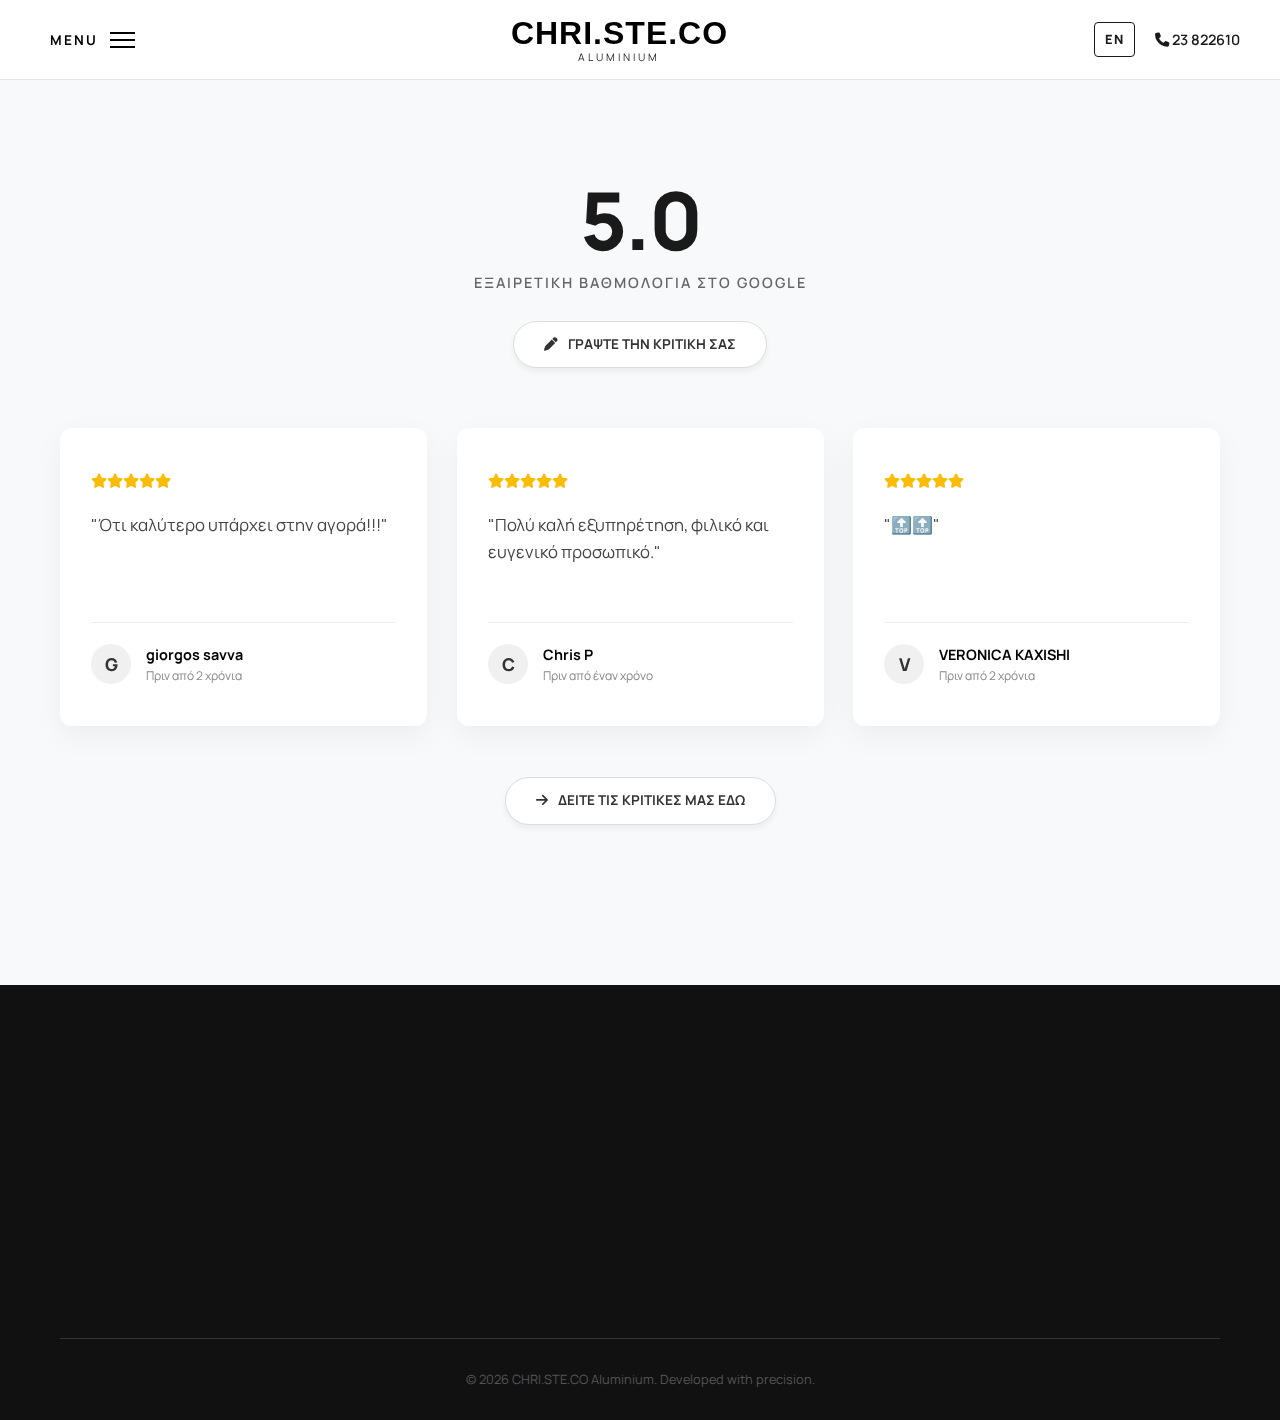
<file: reviews.html>
<!DOCTYPE html>
<html lang="el">
<head>
    <meta charset="UTF-8">
    <meta name="viewport" content="width=device-width, initial-scale=1.0">
    <title>CHRI.STE.CO ALUMINIUM</title>
    
    <link href="https://fonts.googleapis.com/css2?family=Manrope:wght@300;400;500;700;800&display=swap" rel="stylesheet">
    <link rel="stylesheet" href="https://cdnjs.cloudflare.com/ajax/libs/font-awesome/6.4.0/css/all.min.css">
    <link rel="stylesheet" href="style.css">
    <link rel="icon" type="image/png" href="assets/favicon.png">
</head>
<body>

    <header class="site-header">
        <div class="header-left">
            <button class="menu-btn" aria-label="Menu">
                <span class="menu-text">MENU</span>
                <div class="hamburger-icon">
                    <span></span><span></span><span></span>
                </div>
            </button>
        </div>

        <div class="header-center">
            <a href="index.html" class="logo-wrapper">
                <span class="logo-main">CHRI.STE.CO</span>
                <span class="logo-sub">ALUMINIUM</span>
            </a>
        </div>

        <div class="header-right">
            <a href="en/reviews.html" class="lang-btn" aria-label="English Version">EN</a>
            <a href="tel:+35723822610" class="contact-link">
                <i class="fas fa-phone"></i> <span class="desktop-only">23 822610</span>
            </a>
        </div>
    </header>

    <div class="overlay-menu">
        <button class="close-menu">×</button>
        <nav>
            <a href="index.html">ΑΡΧΙΚΗ</a>
            <a href="about.html">Η ΕΤΑΙΡΕΙΑ</a>
            <a href="systems.html">ΣΥΣΤΗΜΑΤΑ</a>
            <a href="projects.html">ΕΡΓΑ</a>
            <a href="reviews.html">ΚΡΙΤΙΚΕΣ</a>
            <a href="contact.html">ΕΠΙΚΟΙΝΩΝΙΑ</a>
        </nav>
    </div>

    <div style="padding-top: 80px;"></div> 

    <section class="reviews-section-light">
        <div class="container">
            
            <div class="review-header-group">
                <span class="review-big-score">5.0</span>
                <span class="review-sub-text">ΕΞΑΙΡΕΤΙΚΗ ΒΑΘΜΟΛΟΓΙΑ ΣΤΟ GOOGLE</span>
                <br>
                <a href="https://search.google.com/local/writereview?placeid=ChIJfQ01xjzF3xQRFNlxdraeqSE" target="_blank" class="google-btn-clean">
                    <i class="fas fa-pen"></i> ΓΡΑΨΤΕ ΤΗΝ ΚΡΙΤΙΚΗ ΣΑΣ
                </a>
            </div>

            <div class="reviews-grid-clean">

                <div class="review-card-clean">
                    <div class="review-stars-gold">
                        <i class="fas fa-star"></i><i class="fas fa-star"></i><i class="fas fa-star"></i><i class="fas fa-star"></i><i class="fas fa-star"></i>
                    </div>
                    <p class="review-body">
                        "Ότι καλύτερο υπάρχει στην αγορά!!!"
                    </p>
                    <div class="reviewer-meta">
                        <div class="reviewer-initial">G</div>
                        <div>
                            <span class="reviewer-name">giorgos savva</span>
                            <span class="review-date">Πριν από 2 χρόνια</span>
                        </div>
                    </div>
                </div>

                <div class="review-card-clean">
                    <div class="review-stars-gold">
                        <i class="fas fa-star"></i><i class="fas fa-star"></i><i class="fas fa-star"></i><i class="fas fa-star"></i><i class="fas fa-star"></i>
                    </div>
                    <p class="review-body">
                        "Πολύ καλή εξυπηρέτηση, φιλικό και ευγενικό προσωπικό."
                    </p>
                    <div class="reviewer-meta">
                        <div class="reviewer-initial">C</div>
                        <div>
                            <span class="reviewer-name">Chris P</span>
                            <span class="review-date">Πριν από έναν χρόνο</span>
                        </div>
                    </div>
                </div>

                <div class="review-card-clean">
                    <div class="review-stars-gold">
                        <i class="fas fa-star"></i><i class="fas fa-star"></i><i class="fas fa-star"></i><i class="fas fa-star"></i><i class="fas fa-star"></i>
                    </div>
                    <p class="review-body">
                        "🔝🔝"
                    </p>
                    <div class="reviewer-meta">
                        <div class="reviewer-initial">V</div>
                        <div>
                            <span class="reviewer-name">VERONICA KAXISHI</span>
                            <span class="review-date">Πριν από 2 χρόνια</span>
                        </div>
                    </div>
                </div>

            </div>

        </div>
        <div  class="review-header-group">
            <br/>
        <a href="https://maps.app.goo.gl/HsM5U34G9jrek1vo7" target="_blank" class="google-btn-clean">
                    <i class="fas fa-arrow-right"></i> ΔΕΙΤΕ ΤΙΣ ΚΡΙΤΙΚΕΣ ΜΑΣ ΕΔΩ
        </a>
    </div>
    </section>

    <footer class="site-footer">
        <div class="container">
            <div class="footer-grid">
                <div class="footer-col">
                    <h4>CHRI.STE.CO</h4>
                    <p class="address">
                        Αγίου Δημητρίου 19,<br>
                        5281, Παραλίμνι, Κύπρος
                    </p>
                    <div class="contact-details">
                        <a href="tel:+35723822610">+357 23 822610</a>
                        <a href="mailto:chscaluminium@cytanet.com.cy">chscaluminium@cytanet.com.cy</a>
                    </div>
                </div>
                
                <div class="footer-col">
                    <h4>MENU</h4>
                    <a href="index.html">Αρχική</a>
                    <a href="about.html">Η Εταιρεία</a>
                    <a href="systems.html">Συστήματα</a>
                    <a href="projects.html">Έργα</a>
                    <a href="contact.html">Επικοινωνία</a>
                </div>

                <div class="footer-col">
                    <h4>CONNECT</h4>
                    <div class="social-links-text">
                        <a href="https://www.facebook.com/profile.php?id=100038567696948" target="_blank">FACEBOOK</a>
                        <a href="https://www.instagram.com/chri.ste.co" target="_blank">INSTAGRAM</a>
                    </div>
                </div>
            </div>
            <div class="footer-bottom">
                <p>© 2026 CHRI.STE.CO Aluminium. Developed with precision.</p>
            </div>
        </div>
    </footer>

    <script src="script.js"></script>
</body>
</html>
</file>
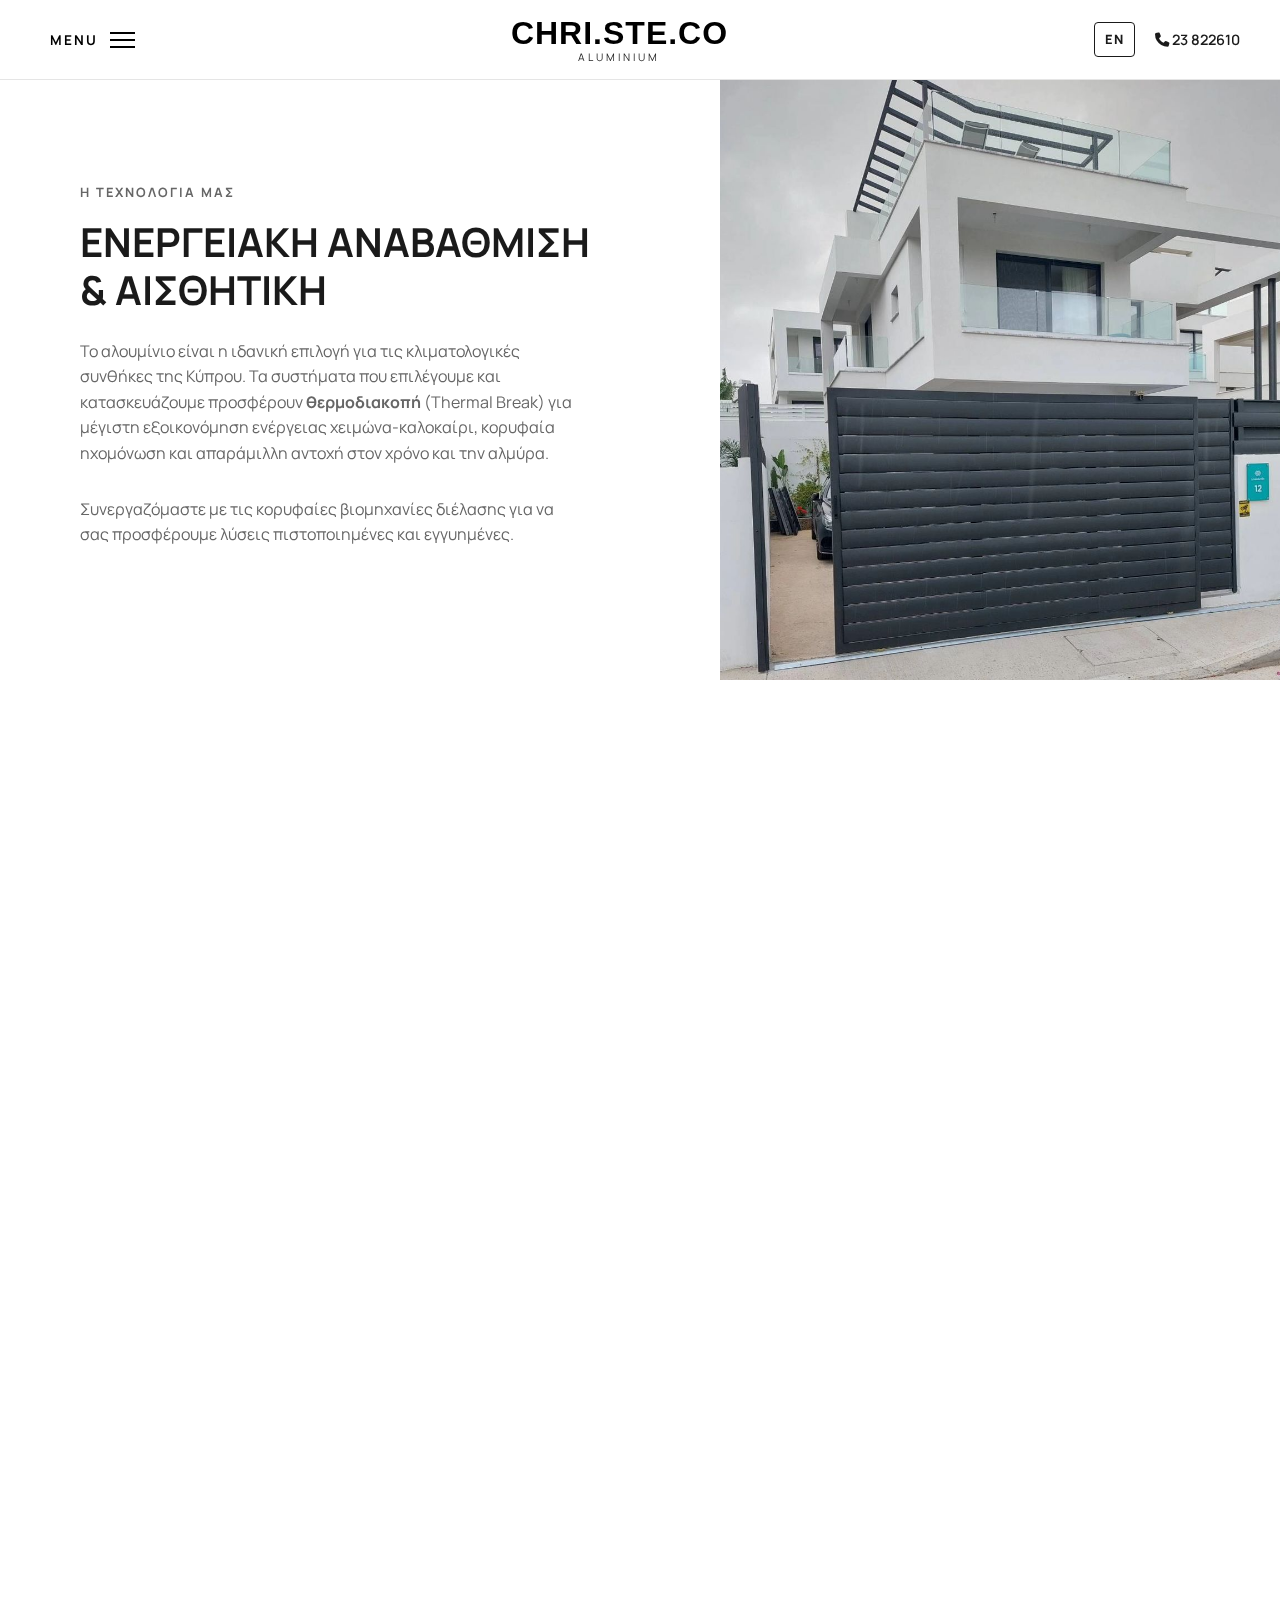
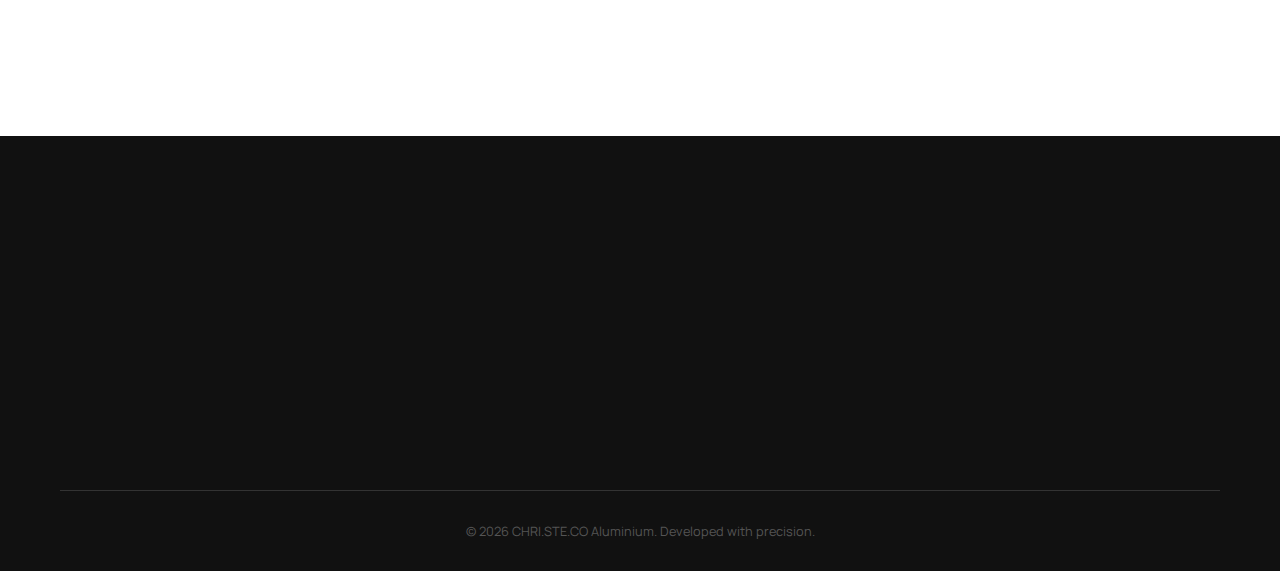
<file: systems.html>
<!DOCTYPE html>
<html lang="el">
<head>
    <meta charset="UTF-8">
    <meta name="viewport" content="width=device-width, initial-scale=1.0">
    <title>CHRI.STE.CO ALUMINIUM</title>
    <meta name="description" content="Θερμομονωτικά συστήματα αλουμινίου, συρόμενα, ανοιγόμενα, πόρτες ασφαλείας και πέργκολες. Κορυφαία ποιότητα στο Παραλίμνι.">
    
    <link href="https://fonts.googleapis.com/css2?family=Manrope:wght@300;400;500;700;800&display=swap" rel="stylesheet">
    <link rel="stylesheet" href="https://cdnjs.cloudflare.com/ajax/libs/font-awesome/6.4.0/css/all.min.css">
    <link rel="stylesheet" href="style.css">
    <link rel="icon" type="image/png" href="assets/favicon.png">
</head>
<body>

    <header class="site-header">
        <div class="header-left">
            <button class="menu-btn" aria-label="Menu">
                <span class="menu-text">MENU</span>
                <div class="hamburger-icon">
                    <span></span><span></span><span></span>
                </div>
            </button>
        </div>

        <div class="header-center">
            <a href="index.html" class="logo-wrapper">
                <span class="logo-main">CHRI.STE.CO</span>
                <span class="logo-sub">ALUMINIUM</span>
            </a>
        </div>

        <div class="header-right">
            <a href="en/systems.html" class="lang-btn" aria-label="English Version">EN</a>
            <a href="tel:+35723822610" class="contact-link">
                <i class="fas fa-phone"></i> <span class="desktop-only">23 822610</span>
            </a>
        </div>
    </header>

    <div class="overlay-menu">
        <button class="close-menu">×</button>
        <nav>
            <a href="index.html">ΑΡΧΙΚΗ</a>
            <a href="about.html">Η ΕΤΑΙΡΕΙΑ</a>
            <a href="systems.html">ΣΥΣΤΗΜΑΤΑ</a>
            <a href="projects.html">ΕΡΓΑ</a>
            <a href="reviews.html">ΚΡΙΤΙΚΕΣ</a>
            <a href="contact.html">ΕΠΙΚΟΙΝΩΝΙΑ</a>
        </nav>
    </div>

    <div style="padding-top: 80px;"></div>

    <section class="split-section">
        <div class="split-text">
            <span class="section-label">Η ΤΕΧΝΟΛΟΓΙΑ ΜΑΣ</span>
            <h2>ΕΝΕΡΓΕΙΑΚΗ ΑΝΑΒΑΘΜΙΣΗ<br>& ΑΙΣΘΗΤΙΚΗ</h2>
            <p>
                Το αλουμίνιο είναι η ιδανική επιλογή για τις κλιματολογικές συνθήκες της Κύπρου. 
                Τα συστήματα που επιλέγουμε και κατασκευάζουμε προσφέρουν <strong>θερμοδιακοπή</strong> (Thermal Break) για μέγιστη εξοικονόμηση ενέργειας χειμώνα-καλοκαίρι, 
                κορυφαία ηχομόνωση και απαράμιλλη αντοχή στον χρόνο και την αλμύρα.
            </p>
            <p>
                Συνεργαζόμαστε με τις κορυφαίες βιομηχανίες διέλασης για να σας προσφέρουμε λύσεις πιστοποιημένες και εγγυημένες.
            </p>
        </div>
        <div class="split-image" style="background-image: url('assets/slide4.jpg');"></div>
    </section>

    <section class="products-section" style="background-color: #fcfcfc;">
        <div class="container">
            <h2 class="section-title">ΚΑΤΗΓΟΡΙΕΣ ΣΥΣΤΗΜΑΤΩΝ</h2>
            
            <div class="product-grid">
                
                <div class="product-card" style="background: #fff;">
                    <span class="p-cat">MINIMAL AESTHETICS</span>
                    <h3>ΣΥΡΟΜΕΝΑ (SLIDING)</h3>
                    <p>
                        Ιδανικά για μεγάλα ανοίγματα που απαιτούν ανεμπόδιστη θέα και εξοικονόμηση χώρου. 
                        Διαθέτουμε σειρές "Minimal" με σχεδόν αόρατους οδηγούς και χαμηλό κατωκάσι για εύκολη πρόσβαση.
                    </p>
                    <ul style="margin-bottom: 20px; color: var(--text-gray); font-size: 0.9rem;">
                        <li>• Μέγιστο φυσικό φως</li>
                        <li>• Ομαλή κύλιση βαρέως τύπου</li>
                        <li>• Δυνατότητα χωνευτών στο τοίχο</li>
                    </ul>
                </div>

                <div class="product-card" style="background: #fff;">
                    <span class="p-cat">HIGH INSULATION</span>
                    <h3>ΑΝΟΙΓΟΜΕΝΑ (HINGED)</h3>
                    <p>
                        Η κλασική επιλογή που προσφέρει την απόλυτη στεγάνωση και θερμομόνωση. 
                        Κατάλληλα για παράθυρα και μπαλκονόπορτες με μηχανισμούς ανάκλισης (tilt & turn) για σωστό αερισμό.
                    </p>
                    <ul style="margin-bottom: 20px; color: var(--text-gray); font-size: 0.9rem;">
                        <li>• Κορυφαίοι συντελεστές θερμοπερατότητας</li>
                        <li>• Υψηλή ασφάλεια με περιμετρικά κλειδώματα</li>
                        <li>• Ποικιλία σε ίσιες ή καμπύλες γραμμές</li>
                    </ul>
                </div>

                <div class="product-card" style="background: #fff;">
                    <span class="p-cat">SECURITY & DESIGN</span>
                    <h3>ΠΟΡΤΕΣ ΕΙΣΟΔΟΥ</h3>
                    <p>
                        Η είσοδος του σπιτιού σας είναι η υπογραφή του. Κατασκευάζουμε θωρακισμένες πόρτες αλουμινίου και Pivot 
                        με εντυπωσιακά σχέδια, επενδύσεις γυαλιού ή πάνελ αλουμινίου και έξυπνα συστήματα κλειδώματος.
                    </p>
                    <a href="contact.html" class="read-more">ΔΕΙΤΕ ΣΧΕΔΙΑ</a>
                </div>

                <div class="product-card" style="background: #fff;">
                    <span class="p-cat">OUTDOOR LIVING</span>
                    <h3>ΣΚΙΑΣΗ & ΠΕΡΓΚΟΛΕΣ</h3>
                    <p>
                        Μετατρέψτε τον κήπο ή τη βεράντα σας σε λειτουργικό χώρο όλο τον χρόνο. 
                        Βιοκλιματικές πέργκολες με κινητές περσίδες που ρυθμίζουν τον ήλιο και προστατεύουν από τη βροχή.
                    </p>
                </div>

                <div class="product-card" style="background: #fff;">
                    <span class="p-cat">GLASS & METAL</span>
                    <h3>ΚΑΓΚΕΛΑ & ΠΕΡΙΦΡΑΞΕΙΣ</h3>
                    <p>
                        Μοντέρνα συστήματα γυάλινων στηθαίων (χωρίς κολώνες) για καθαρή θέα, καθώς και κάγκελα αλουμινίου 
                        τύπου Inox που δεν χρειάζονται καμία συντήρηση.
                    </p>
                </div>

                <div class="product-card" style="background: #fff;">
                    <span class="p-cat">CUSTOM MADE</span>
                    <h3>ΕΙΔΙΚΕΣ ΚΑΤΑΣΚΕΥΕΣ</h3>
                    <p>
                        Διαχωριστικά γραφείων, αίθρια, σκάλες και οποιαδήποτε άλλη αρχιτεκτονική εφαρμογή απαιτεί ακρίβεια και αντοχή.
                    </p>
                </div>

            </div>
        </div>
    </section>

    <footer class="site-footer">
        <div class="container">
            <div class="footer-grid">
                <div class="footer-col">
                    <h4>CHRI.STE.CO</h4>
                    <p class="address">
                        Αγίου Δημητρίου 19,<br>
                        5281, Παραλίμνι, Κύπρος
                    </p>
                    <div class="contact-details">
                        <a href="tel:+35723822610">+357 23 822610</a>
                        <a href="mailto:chscaluminium@cytanet.com.cy">chscaluminium@cytanet.com.cy</a>
                    </div>
                </div>
                
                <div class="footer-col">
                    <h4>MENU</h4>
                    <a href="index.html">Αρχική</a>
                    <a href="about.html">Η Εταιρεία</a>
                    <a href="projects.html">Έργα</a>
                    <a href="reviews.html">Κριτικές</a>
                    <a href="contact.html">Επικοινωνία</a>
                </div>

                <div class="footer-col">
                    <h4>CONNECT</h4>
                    <div class="social-links-text">
                        <a href="https://www.facebook.com/profile.php?id=100038567696948" target="_blank">FACEBOOK</a>
                        <a href="https://www.instagram.com/chri.ste.co" target="_blank">INSTAGRAM</a>
                    </div>
                </div>
            </div>
            <div class="footer-bottom">
                <p>© 2026 CHRI.STE.CO Aluminium. Developed with precision.</p>
            </div>
        </div>
    </footer>

    <script src="script.js"></script>
</body>
</html>
</file>
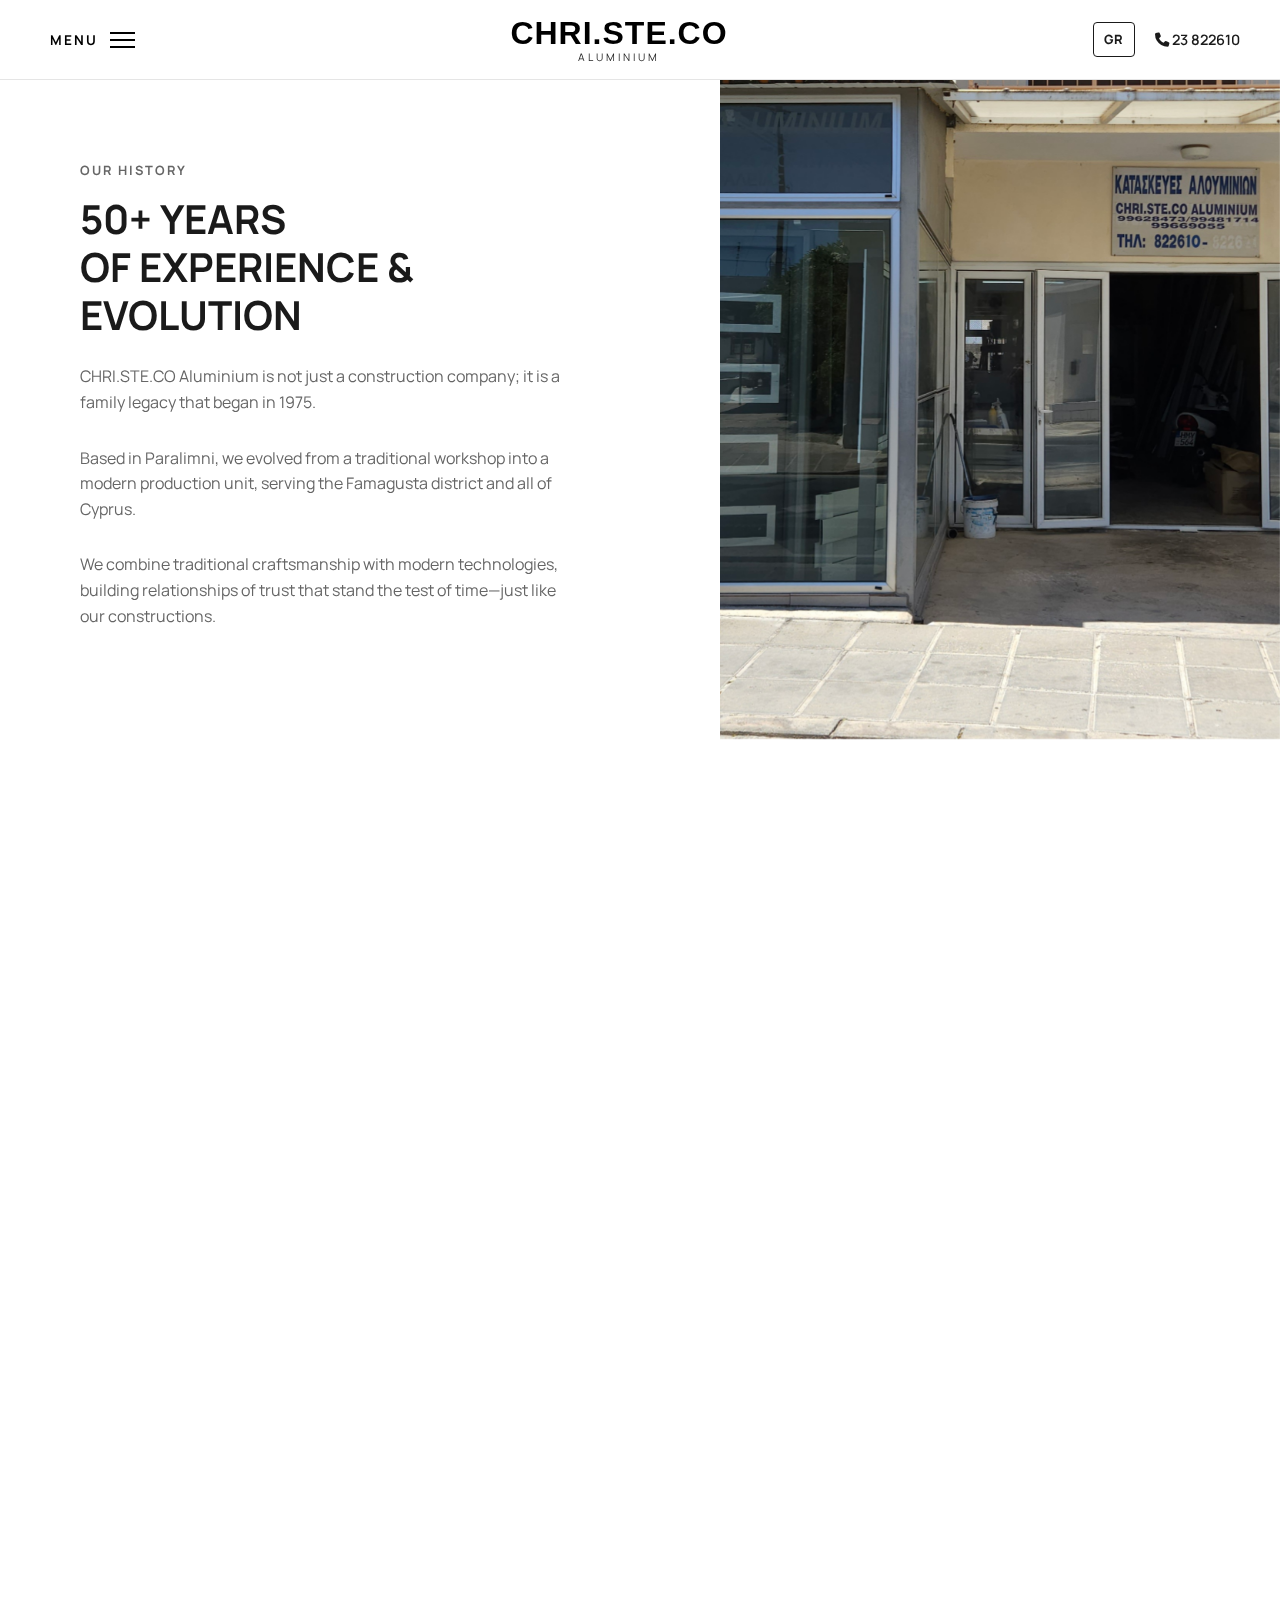
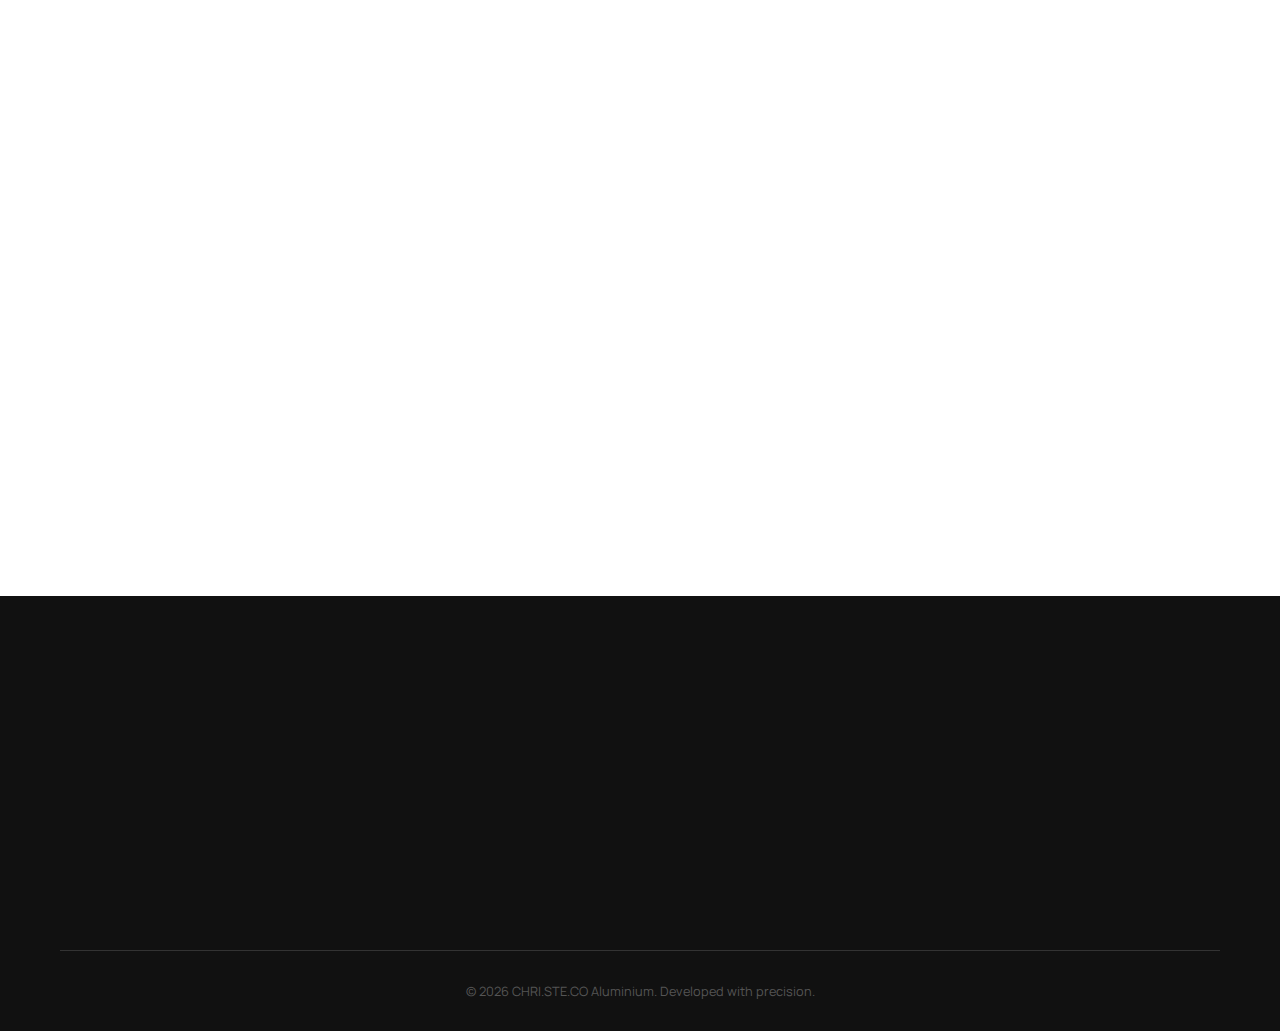
<file: en/about.html>
<!DOCTYPE html>
<html lang="en">
<head>
    <meta charset="UTF-8">
    <meta name="viewport" content="width=device-width, initial-scale=1.0">
    <title>CHRI.STE.CO ALUMINIUM | About Us</title>
    <meta name="description" content="50+ years of experience in aluminum constructions. CHRI.STE.CO in Paralimni offers certified systems with its own production unit.">
    
    <link href="https://fonts.googleapis.com/css2?family=Manrope:wght@300;400;500;700;800&display=swap" rel="stylesheet">
    <link rel="stylesheet" href="https://cdnjs.cloudflare.com/ajax/libs/font-awesome/6.4.0/css/all.min.css">
    <link rel="stylesheet" href="../style.css">
    <link rel="icon" type="image/png" href="../assets/favicon.png">
</head>
<body>

    <header class="site-header">
        <div class="header-left">
            <button class="menu-btn" aria-label="Menu">
                <span class="menu-text">MENU</span>
                <div class="hamburger-icon">
                    <span></span><span></span><span></span>
                </div>
            </button>
        </div>

        <div class="header-center">
            <a href="index.html" class="logo-wrapper">
                <span class="logo-main">CHRI.STE.CO</span>
                <span class="logo-sub">ALUMINIUM</span>
            </a>
        </div>

        <div class="header-right">
            <a href="../about.html" class="lang-btn" aria-label="Greek Version">GR</a>

            <a href="tel:+35723822610" class="contact-link">
                <i class="fas fa-phone"></i> <span class="desktop-only">23 822610</span>
            </a>
        </div>
    </header>

    <div class="overlay-menu">
        <button class="close-menu">×</button>
        <nav>
            <a href="index.html">HOME</a>
            <a href="about.html">COMPANY</a>
            <a href="systems.html">SYSTEMS</a>
            <a href="projects.html">PROJECTS</a>
            <a href="reviews.html">REVIEWS</a>
            <a href="contact.html">CONTACT</a>
        </nav>
    </div>

    <div style="padding-top: 80px;"></div> 

    <section class="split-section">
        <div class="split-text">
            <span class="section-label">OUR HISTORY</span>
            <h2>50+ YEARS<br>OF EXPERIENCE & EVOLUTION</h2>
            <p>
                CHRI.STE.CO Aluminium is not just a construction company; it is a family legacy that began in 1975.
            </p>
            <p>
                Based in Paralimni, we evolved from a traditional workshop into a modern production unit, serving the Famagusta district and all of Cyprus.
            </p>
            <p>
                We combine traditional craftsmanship with modern technologies, building relationships of trust that stand the test of time—just like our constructions.
            </p>
        </div>
        <div class="split-image" style="background-image: url('../assets/factory.jpg'); min-height: 500px;"></div>
    </section>

    <section class="split-section inverted">
        <div class="split-image" style="background-image: url('../assets/slide2.jpg'); min-height: 500px;"></div>
        <div class="split-text bg-dark">
            <span class="section-label text-accent">OUR PHILOSOPHY</span>
            <h2 class="text-white">QUALITY PRODUCTION,<br>ABSOLUTE CONTROL</h2>
            <p class="text-gray">
                Quality is non-negotiable for us.
            </p>    
            <p class="text-gray">
                Unlike simple resellers, we maintain full control of production in our privately owned facilities.
            </p>
            <p class="text-gray">
                All our aluminum systems are manufactured using certified raw materials, based on strict ISO standards and European specifications.
            </p>
            <p class="text-gray">
                This allows us to guarantee excellent thermal insulation, soundproofing, and maximum security for your space.
            </p>
            <br>
            <div class="stats-row">
                <div class="stat">
                    <strong style="color: #fff;">100%</strong>
                    <span style="color: #888;">IN-HOUSE</span>
                </div>
                <div class="stat">
                    <strong style="color: #fff;">ISO</strong>
                    <span style="color: #888;">CERTIFIED</span>
                </div>
            </div>
        </div>
    </section>

    <section class="products-section" style="background-color: #f9f9f9;">
        <div class="container">
            <div style="text-align: center; max-width: 800px; margin: 0 auto 50px;">
                <h2 class="section-title">OUR SERVICES</h2>
                <p style="color: var(--text-gray);">
                    We undertake comprehensive projects, from study and design to installation and technical support.
                </p>
            </div>
            
            <div class="product-grid">
                <div class="product-card" style="background: #fff;">
                    <h3>THERMAL INSULATION</h3>
                    <p>High energy efficiency aluminum systems for reducing heating and cooling costs.</p>
                </div>
                <div class="product-card" style="background: #fff;">
                    <h3>CUSTOM CONSTRUCTIONS</h3>
                    <p>Atriums, frameless glass railings, and INOX-type metal constructions tailored to your exact needs.</p>
                </div>
                <div class="product-card" style="background: #fff;">
                    <h3>REPLACEMENT</h3>
                    <p>Upgrading your old windows and doors with new, modern systems with minimal intervention in your space.</p>
                </div>
            </div>

            <div style="text-align: center; margin-top: 60px;">
                <a href="contact.html" class="link-arrow">CONTACT US FOR A QUOTE <i class="fas fa-arrow-right"></i></a>
            </div>
        </div>
    </section>

    <footer class="site-footer">
        <div class="container">
            <div class="footer-grid">
                <div class="footer-col">
                    <h4>CHRI.STE.CO</h4>
                    <p class="address">
                        19 Agiou Dimitriou,<br>
                        5281, Paralimni, Cyprus
                    </p>
                    <div class="contact-details">
                        <a href="tel:+35723822610">+357 23 822610</a>
                        <a href="mailto:chscaluminium@cytanet.com.cy">chscaluminium@cytanet.com.cy</a>
                    </div>
                </div>
                
                <div class="footer-col">
                    <h4>MENU</h4>
                    <a href="index.html">Home</a>
                    <a href="systems.html">Systems</a>
                    <a href="projects.html">Projects</a>
                    <a href="reviews.html">Reviews</a>
                    <a href="contact.html">Contact</a>
                </div>

                <div class="footer-col">
                    <h4>CONNECT</h4>
                    <div class="social-links-text">
                        <a href="https://www.facebook.com/profile.php?id=100038567696948" target="_blank">FACEBOOK</a>
                        <a href="https://www.instagram.com/chri.ste.co" target="_blank">INSTAGRAM</a>
                    </div>
                </div>
            </div>
            <div class="footer-bottom">
                <p>© 2026 CHRI.STE.CO Aluminium. Developed with precision.</p>
            </div>
        </div>
    </footer>

    <script src="../script.js"></script>
</body>
</html>
</file>
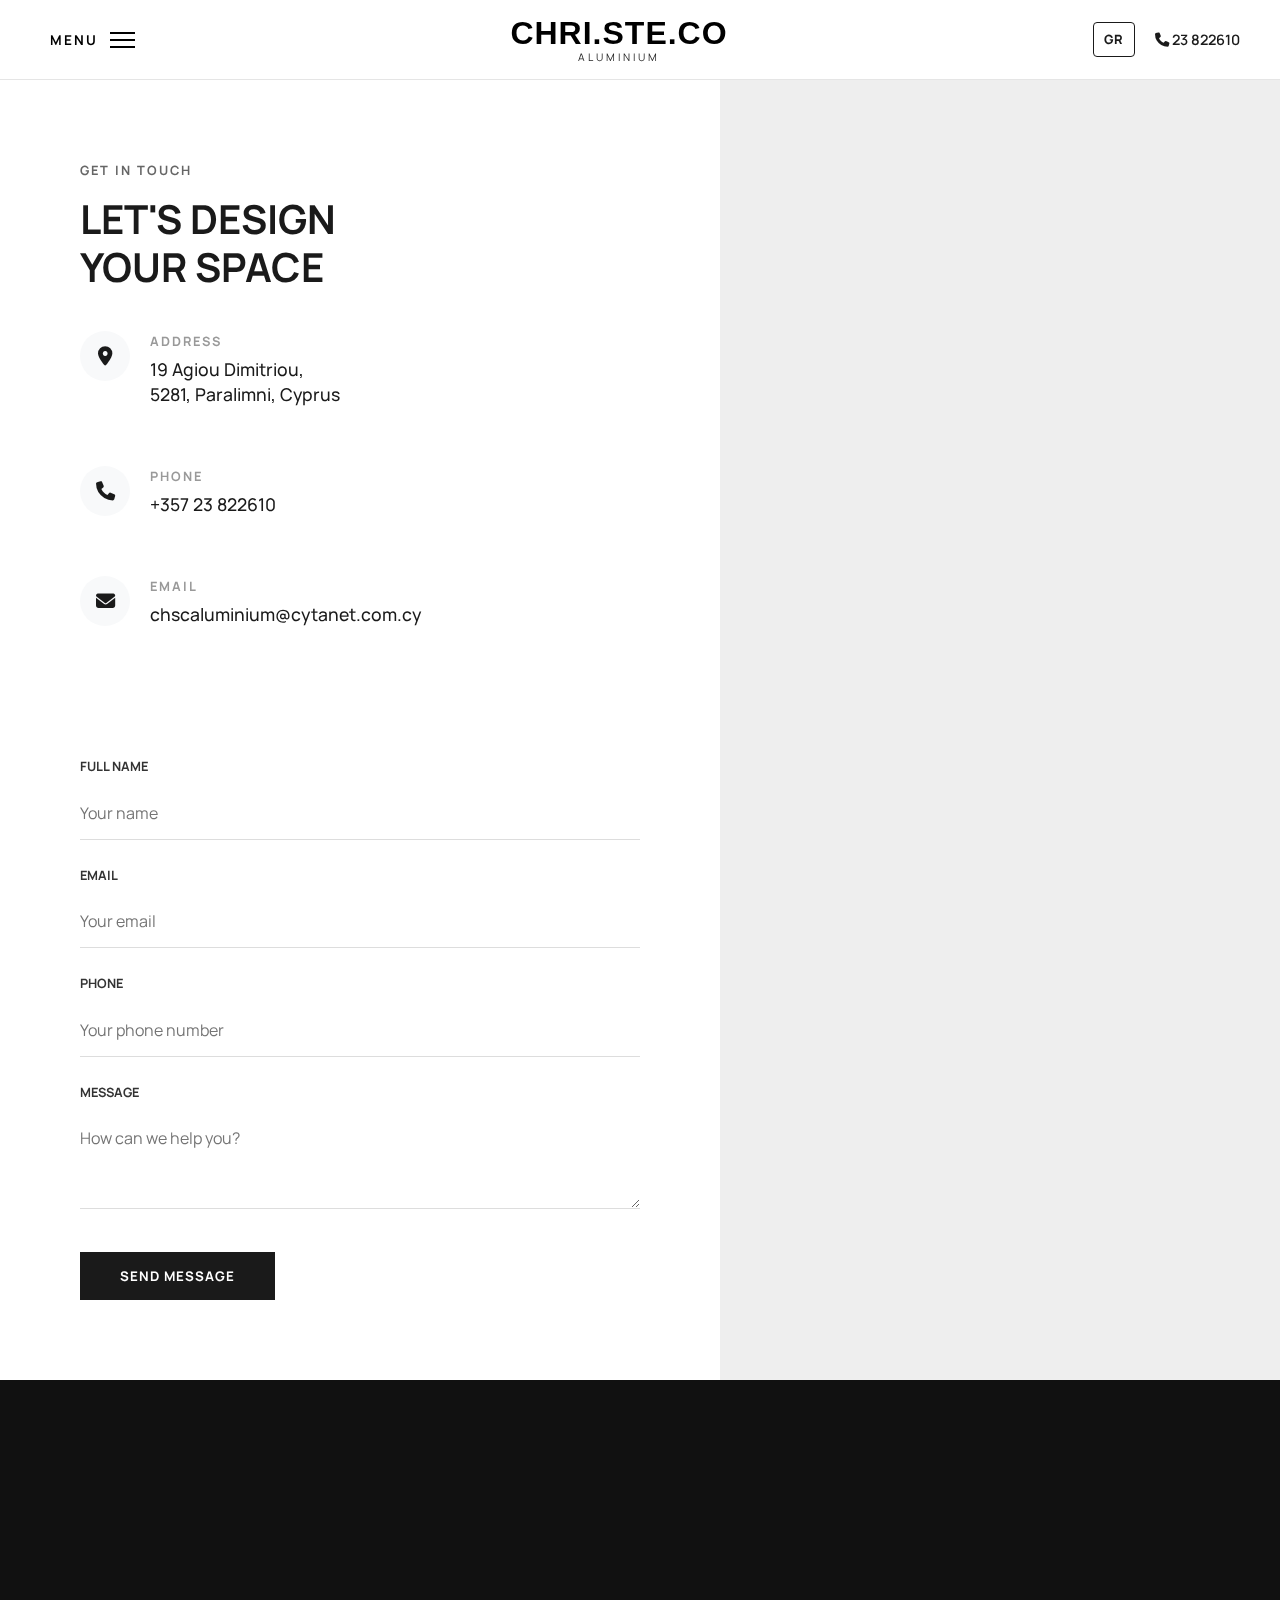
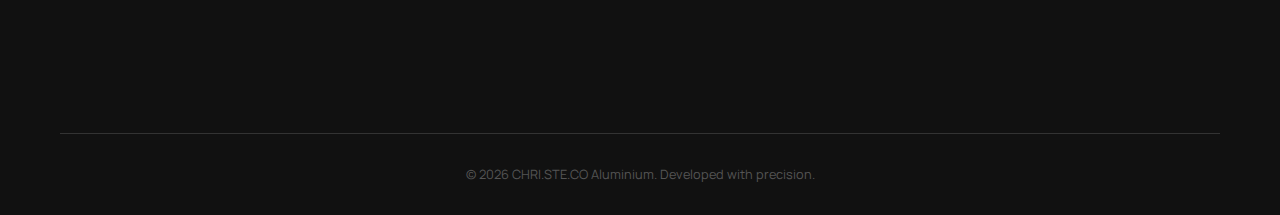
<file: en/contact.html>
<!DOCTYPE html>
<html lang="en">
<head>
    <meta charset="UTF-8">
    <meta name="viewport" content="width=device-width, initial-scale=1.0">
    <title>CHRI.STE.CO ALUMINIUM | Contact Us</title>
    
    <link href="https://fonts.googleapis.com/css2?family=Manrope:wght@300;400;500;700;800&display=swap" rel="stylesheet">
    <link rel="stylesheet" href="https://cdnjs.cloudflare.com/ajax/libs/font-awesome/6.4.0/css/all.min.css">
    <link rel="stylesheet" href="../style.css">
    <link rel="icon" type="image/png" href="../assets/favicon.png">
</head>
<body>

    <header class="site-header">
        <div class="header-left">
            <button class="menu-btn" aria-label="Menu">
                <span class="menu-text">MENU</span>
                <div class="hamburger-icon">
                    <span></span><span></span><span></span>
                </div>
            </button>
        </div>

        <div class="header-center">
            <a href="index.html" class="logo-wrapper">
                <span class="logo-main">CHRI.STE.CO</span>
                <span class="logo-sub">ALUMINIUM</span>
            </a>
        </div>

        <div class="header-right">
            <a href="../contact.html" class="lang-btn" aria-label="Greek Version">GR</a>

            <a href="tel:+35723822610" class="contact-link">
                <i class="fas fa-phone"></i> <span class="desktop-only">23 822610</span>
            </a>
        </div>
    </header>

    <div class="overlay-menu">
        <button class="close-menu">×</button>
        <nav>
            <a href="index.html">HOME</a>
            <a href="about.html">COMPANY</a>
            <a href="systems.html">SYSTEMS</a>
            <a href="projects.html">PROJECTS</a>
            <a href="reviews.html">REVIEWS</a>
            <a href="contact.html">CONTACT</a>
        </nav>
    </div>

    <div style="padding-top: 80px;"></div> 

    <section class="split-section">
        
        <div class="split-text">
            <span class="section-label">GET IN TOUCH</span>
            <h2 style="margin-bottom: 40px;">LET'S DESIGN<br>YOUR SPACE</h2>
            
            <div class="contact-info-box">
                <div class="contact-item">
                    <div class="icon-box"><i class="fas fa-map-marker-alt"></i></div>
                    <div class="c-text">
                        <h4>ADDRESS</h4>
                        <p>19 Agiou Dimitriou,<br>5281, Paralimni, Cyprus</p>
                    </div>
                </div>
                <div class="contact-item">
                    <div class="icon-box"><i class="fas fa-phone"></i></div>
                    <div class="c-text">
                        <h4>PHONE</h4>
                        <p><a href="tel:+35723822610">+357 23 822610</a></p>
                    </div>
                </div>
                <div class="contact-item">
                    <div class="icon-box"><i class="fas fa-envelope"></i></div>
                    <div class="c-text">
                        <h4>EMAIL</h4>
                        <p><a href="mailto:chscaluminium@cytanet.com.cy">chscaluminium@cytanet.com.cy</a></p>
                    </div>
                </div>
            </div>

            <form class="contact-form" action="https://formspree.io/f/mqedndno" method="POST">
                <div class="form-group">
                    <label>FULL NAME</label>
                    <input type="text" name="name" class="form-control" placeholder="Your name" required>
                </div>
                <div class="form-group">
                    <label>EMAIL</label>
                    <input type="text" name="email" class="form-control" placeholder="Your email" required>
                </div>
                <div class="form-group">
                    <label>PHONE</label>
                    <input type="tel" name="phone" class="form-control" placeholder="Your phone number" required>
                </div>
                <div class="form-group">
                    <label>MESSAGE</label>
                    <textarea name="message" class="form-control" rows="3" placeholder="How can we help you?" required></textarea>
                </div>
                <button type="submit" class="submit-btn">SEND MESSAGE</button>
            </form>

        </div>

        <div class="split-map" style="position: relative;">
            <iframe 
                src="https://www.google.com/maps/embed?pb=!1m18!1m12!1m3!1d3270.817452668962!2d33.9785829!3d35.0408488!2m3!1f0!2f0!3f0!3m2!1i1024!2i768!4f13.1!3m3!1m2!1s0x14dfc53cc6350d7d%3A0x21a99eb67671d914!2sCHRI.STE.CO%20Aluminium!5e0!3m2!1sen!2scy!4v1700000000000!5m2!1sen!2scy" 
                allowfullscreen="" 
                loading="lazy" 
                referrerpolicy="no-referrer-when-downgrade"
                style="position: absolute; top: 0; left: 0; width: 100%; height: 100%; border: 0; filter: grayscale(100%);">
            </iframe>
        </div>
    </section>

    <footer class="site-footer">
        <div class="container">
            <div class="footer-grid">
                <div class="footer-col">
                    <h4>CHRI.STE.CO</h4>
                    <p class="address">
                        19 Agiou Dimitriou,<br>
                        5281, Paralimni, Cyprus
                    </p>
                    <div class="contact-details">
                        <a href="tel:+35723822610">+357 23 822610</a>
                        <a href="mailto:chscaluminium@cytanet.com.cy">chscaluminium@cytanet.com.cy</a>
                    </div>
                </div>
                
                <div class="footer-col">
                    <h4>MENU</h4>
                    <a href="index.html">Home</a>
                    <a href="about.html">Company</a>
                    <a href="systems.html">Systems</a>
                    <a href="projects.html">Projects</a>
                    <a href="reviews.html">Reviews</a>
                </div>

                <div class="footer-col">
                    <h4>CONNECT</h4>
                    <div class="social-links-text">
                        <a href="https://www.facebook.com/profile.php?id=100038567696948" target="_blank">FACEBOOK</a>
                        <a href="https://www.instagram.com/chri.ste.co" target="_blank">INSTAGRAM</a>
                    </div>
                </div>
            </div>
            <div class="footer-bottom">
                <p>© 2026 CHRI.STE.CO Aluminium. Developed with precision.</p>
            </div>
        </div>
    </footer>

    <script src="../script.js"></script>
</body>
</html>
</file>
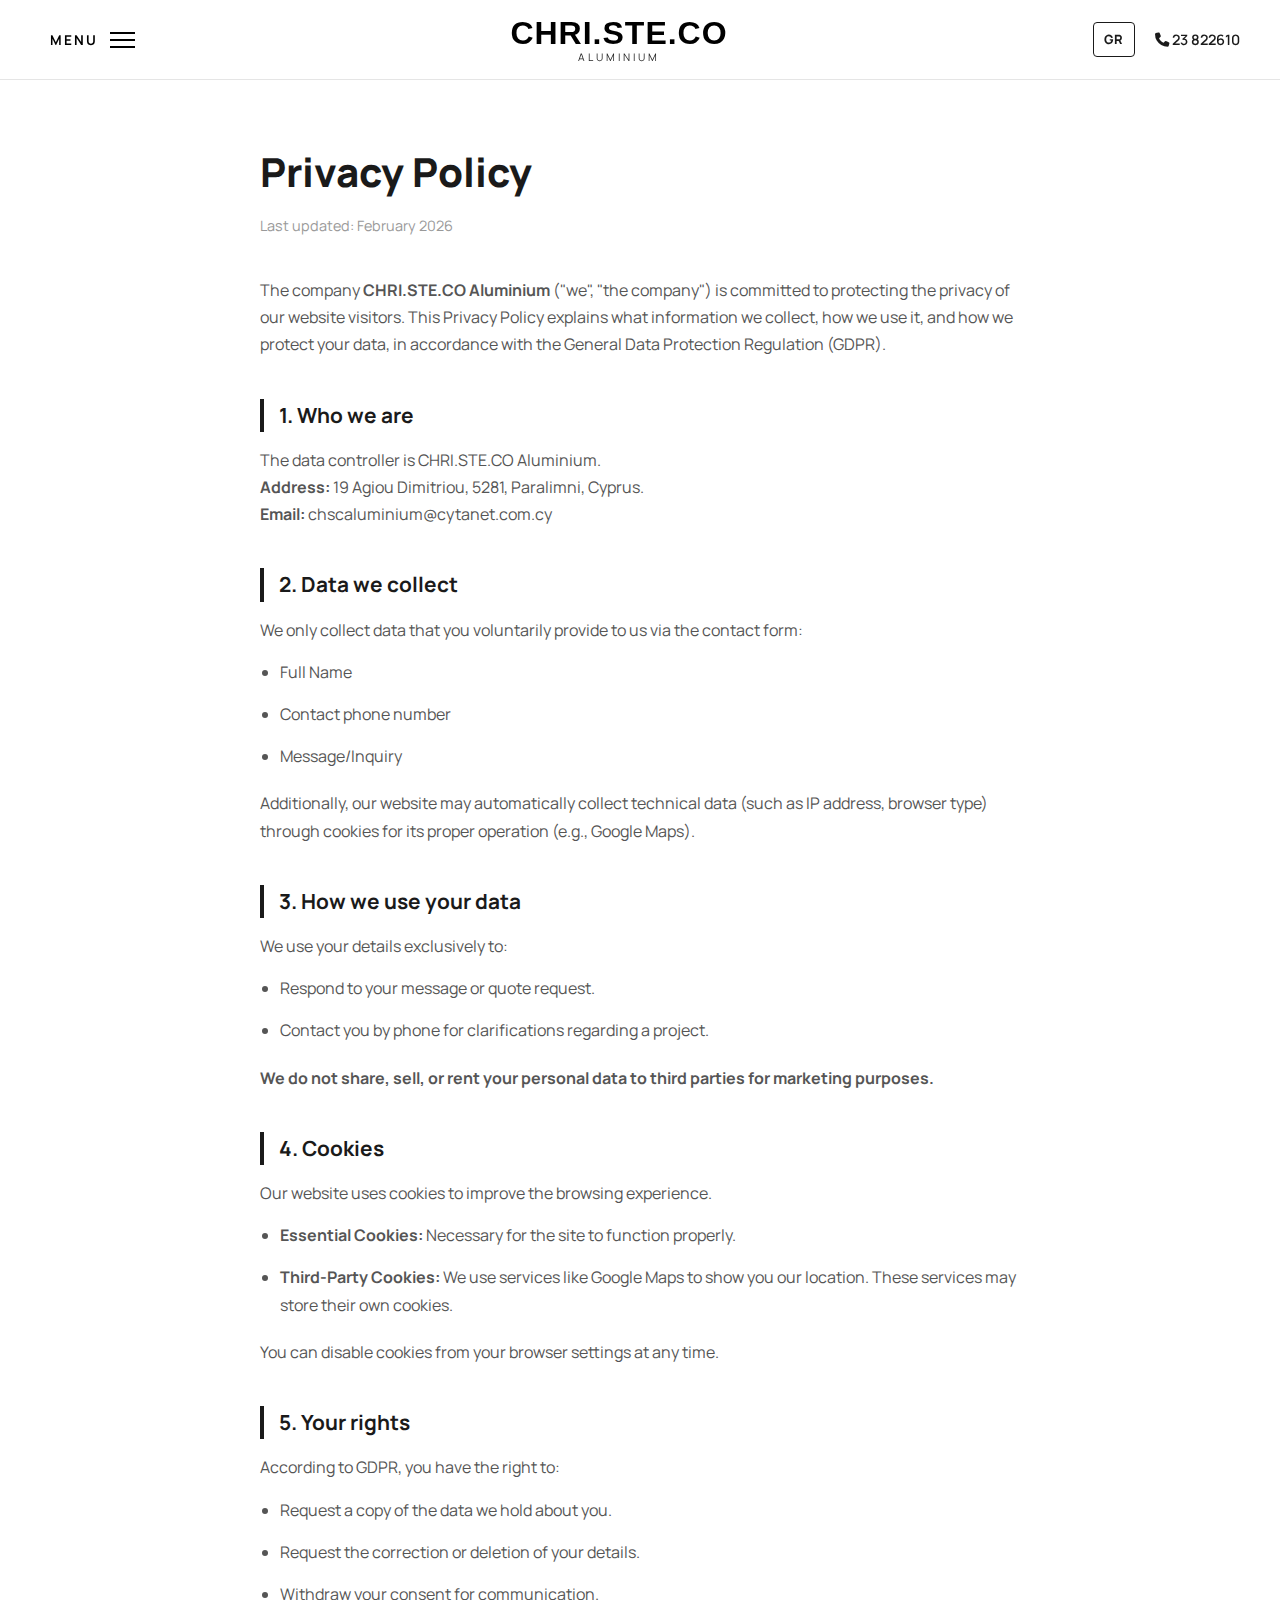
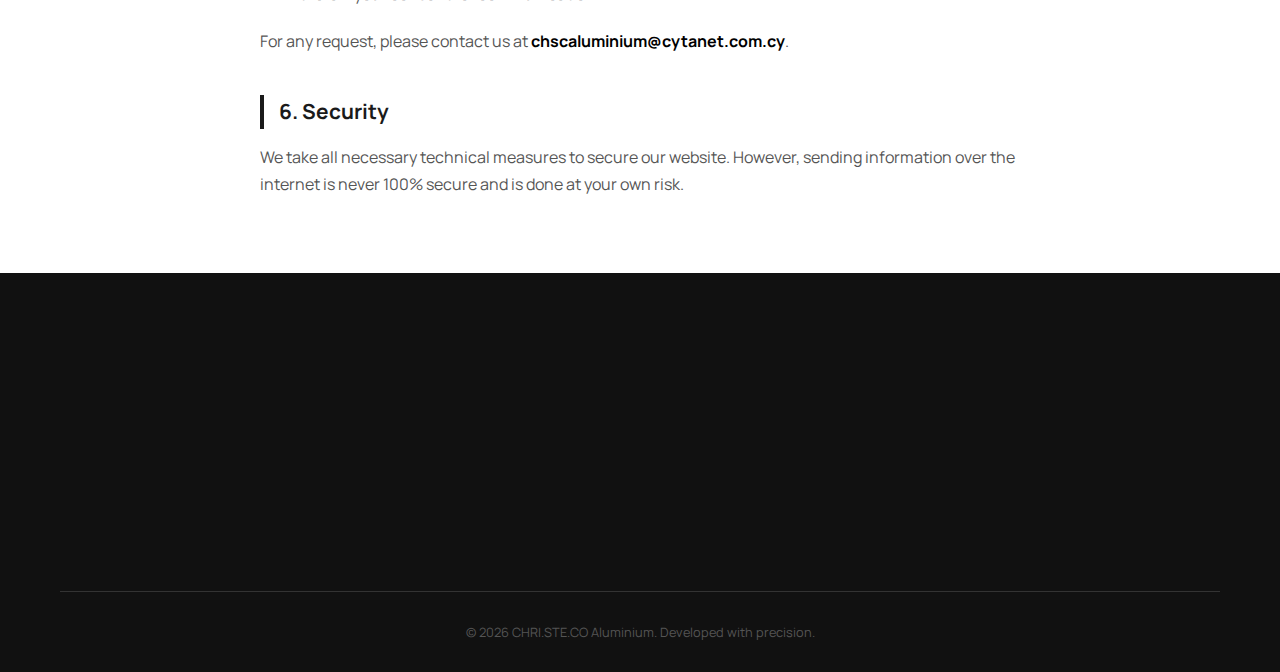
<file: en/privacy.html>
<!DOCTYPE html>
<html lang="en">
<head>
    <meta charset="UTF-8">
    <meta name="viewport" content="width=device-width, initial-scale=1.0">
    <title>Privacy Policy | CHRI.STE.CO Aluminium</title>
    
    <link href="https://fonts.googleapis.com/css2?family=Manrope:wght@300;400;500;700;800&display=swap" rel="stylesheet">
    <link rel="stylesheet" href="https://cdnjs.cloudflare.com/ajax/libs/font-awesome/6.4.0/css/all.min.css">
    <link rel="stylesheet" href="../style.css">
    <link rel="icon" type="image/png" href="../assets/favicon.png">

    <style>
        .privacy-content {
            max-width: 800px;
            margin: 0 auto;
            padding: 60px 20px;
        }
        .privacy-content h1 {
            font-size: 2.5rem;
            margin-bottom: 10px;
            font-weight: 800;
        }
        .privacy-content h3 {
            font-size: 1.3rem;
            margin-top: 40px;
            margin-bottom: 15px;
            font-weight: 700;
            color: #1a1a1a;
            border-left: 4px solid #1a1a1a; 
            padding-left: 15px;
        }
        .privacy-content p, .privacy-content ul li {
            font-size: 1rem;
            line-height: 1.7;
            color: #555;
            margin-bottom: 15px;
        }
        .privacy-content ul {
            list-style: disc;
            padding-left: 20px;
            margin-bottom: 20px;
        }
        .update-date {
            color: #999;
            font-size: 0.9rem;
            margin-bottom: 40px;
            display: block;
        }
    </style>
</head>
<body>

    <header class="site-header">
        <div class="header-left">
            <button class="menu-btn" aria-label="Menu">
                <span class="menu-text">MENU</span>
                <div class="hamburger-icon">
                    <span></span><span></span><span></span>
                </div>
            </button>
        </div>

        <div class="header-center">
            <a href="index.html" class="logo-wrapper">
                <span class="logo-main">CHRI.STE.CO</span>
                <span class="logo-sub">ALUMINIUM</span>
            </a>
        </div>

        <div class="header-right">
            <a href="../privacy.html" class="lang-btn" aria-label="Greek Version">GR</a>
            <a href="tel:+35723822610" class="contact-link">
                <i class="fas fa-phone"></i> <span class="desktop-only">23 822610</span>
            </a>
        </div>
    </header>

    <div class="overlay-menu">
        <button class="close-menu">×</button>
        <nav>
            <a href="index.html">HOME</a>
            <a href="about.html">COMPANY</a>
            <a href="systems.html">SYSTEMS</a>
            <a href="projects.html">PROJECTS</a>
            <a href="reviews.html">REVIEWS</a>
            <a href="contact.html">CONTACT</a>
        </nav>
    </div>

    <div style="padding-top: 80px;"></div>

    <div class="privacy-content">
        <h1>Privacy Policy</h1>
        <span class="update-date">Last updated: February 2026</span>

        <p>
            The company <strong>CHRI.STE.CO Aluminium</strong> ("we", "the company") is committed to protecting the privacy of our website visitors. 
            This Privacy Policy explains what information we collect, how we use it, and how we protect your data, in accordance with the General Data Protection Regulation (GDPR).
        </p>

        <h3>1. Who we are</h3>
        <p>
            The data controller is CHRI.STE.CO Aluminium.<br>
            <strong>Address:</strong> 19 Agiou Dimitriou, 5281, Paralimni, Cyprus.<br>
            <strong>Email:</strong> chscaluminium@cytanet.com.cy
        </p>

        <h3>2. Data we collect</h3>
        <p>We only collect data that you voluntarily provide to us via the contact form:</p>
        <ul>
            <li>Full Name</li>
            <li>Contact phone number</li>
            <li>Message/Inquiry</li>
        </ul>
        <p>
            Additionally, our website may automatically collect technical data (such as IP address, browser type) through cookies for its proper operation (e.g., Google Maps).
        </p>

        <h3>3. How we use your data</h3>
        <p>We use your details exclusively to:</p>
        <ul>
            <li>Respond to your message or quote request.</li>
            <li>Contact you by phone for clarifications regarding a project.</li>
        </ul>
        <p>
            <strong>We do not share, sell, or rent your personal data to third parties for marketing purposes.</strong>
        </p>

        <h3>4. Cookies</h3>
        <p>
            Our website uses cookies to improve the browsing experience.
        </p>
        <ul>
            <li><strong>Essential Cookies:</strong> Necessary for the site to function properly.</li>
            <li><strong>Third-Party Cookies:</strong> We use services like Google Maps to show you our location. These services may store their own cookies.</li>
        </ul>
        <p>You can disable cookies from your browser settings at any time.</p>

        <h3>5. Your rights</h3>
        <p>According to GDPR, you have the right to:</p>
        <ul>
            <li>Request a copy of the data we hold about you.</li>
            <li>Request the correction or deletion of your details.</li>
            <li>Withdraw your consent for communication.</li>
        </ul>
        <p>For any request, please contact us at <a href="mailto:chscaluminium@cytanet.com.cy" style="color:#000; font-weight:700;">chscaluminium@cytanet.com.cy</a>.</p>

        <h3>6. Security</h3>
        <p>
            We take all necessary technical measures to secure our website. However, sending information over the internet is never 100% secure and is done at your own risk.
        </p>

    </div>

    <footer class="site-footer">
        <div class="container">
            <div class="footer-grid">
                <div class="footer-col">
                    <h4>CHRI.STE.CO</h4>
                    <p class="address">
                        19 Agiou Dimitriou,<br>
                        5281, Paralimni, Cyprus
                    </p>
                    <div class="contact-details">
                        <a href="tel:+35723822610">+357 23 822610</a>
                        <a href="mailto:chscaluminium@cytanet.com.cy">chscaluminium@cytanet.com.cy</a>
                    </div>
                </div>
                
                <div class="footer-col">
                    <h4>MENU</h4>
                    <a href="index.html">Home</a>
                    <a href="about.html">Company</a>
                    <a href="systems.html">Systems</a>
                    <a href="reviews.html">Reviews</a>
                </div>

                <div class="footer-col">
                    <h4>CONNECT</h4>
                    <div class="social-links-text">
                        <a href="https://www.facebook.com/profile.php?id=100038567696948" target="_blank">FACEBOOK</a>
                        <a href="https://www.instagram.com/chri.ste.co" target="_blank">INSTAGRAM</a>
                    </div>
                </div>
            </div>
            <div class="footer-bottom">
                <p>© 2026 CHRI.STE.CO Aluminium. Developed with precision.</p>
            </div>
        </div>
    </footer>

    <script src="../script.js"></script>
</body>
</html>
</file>
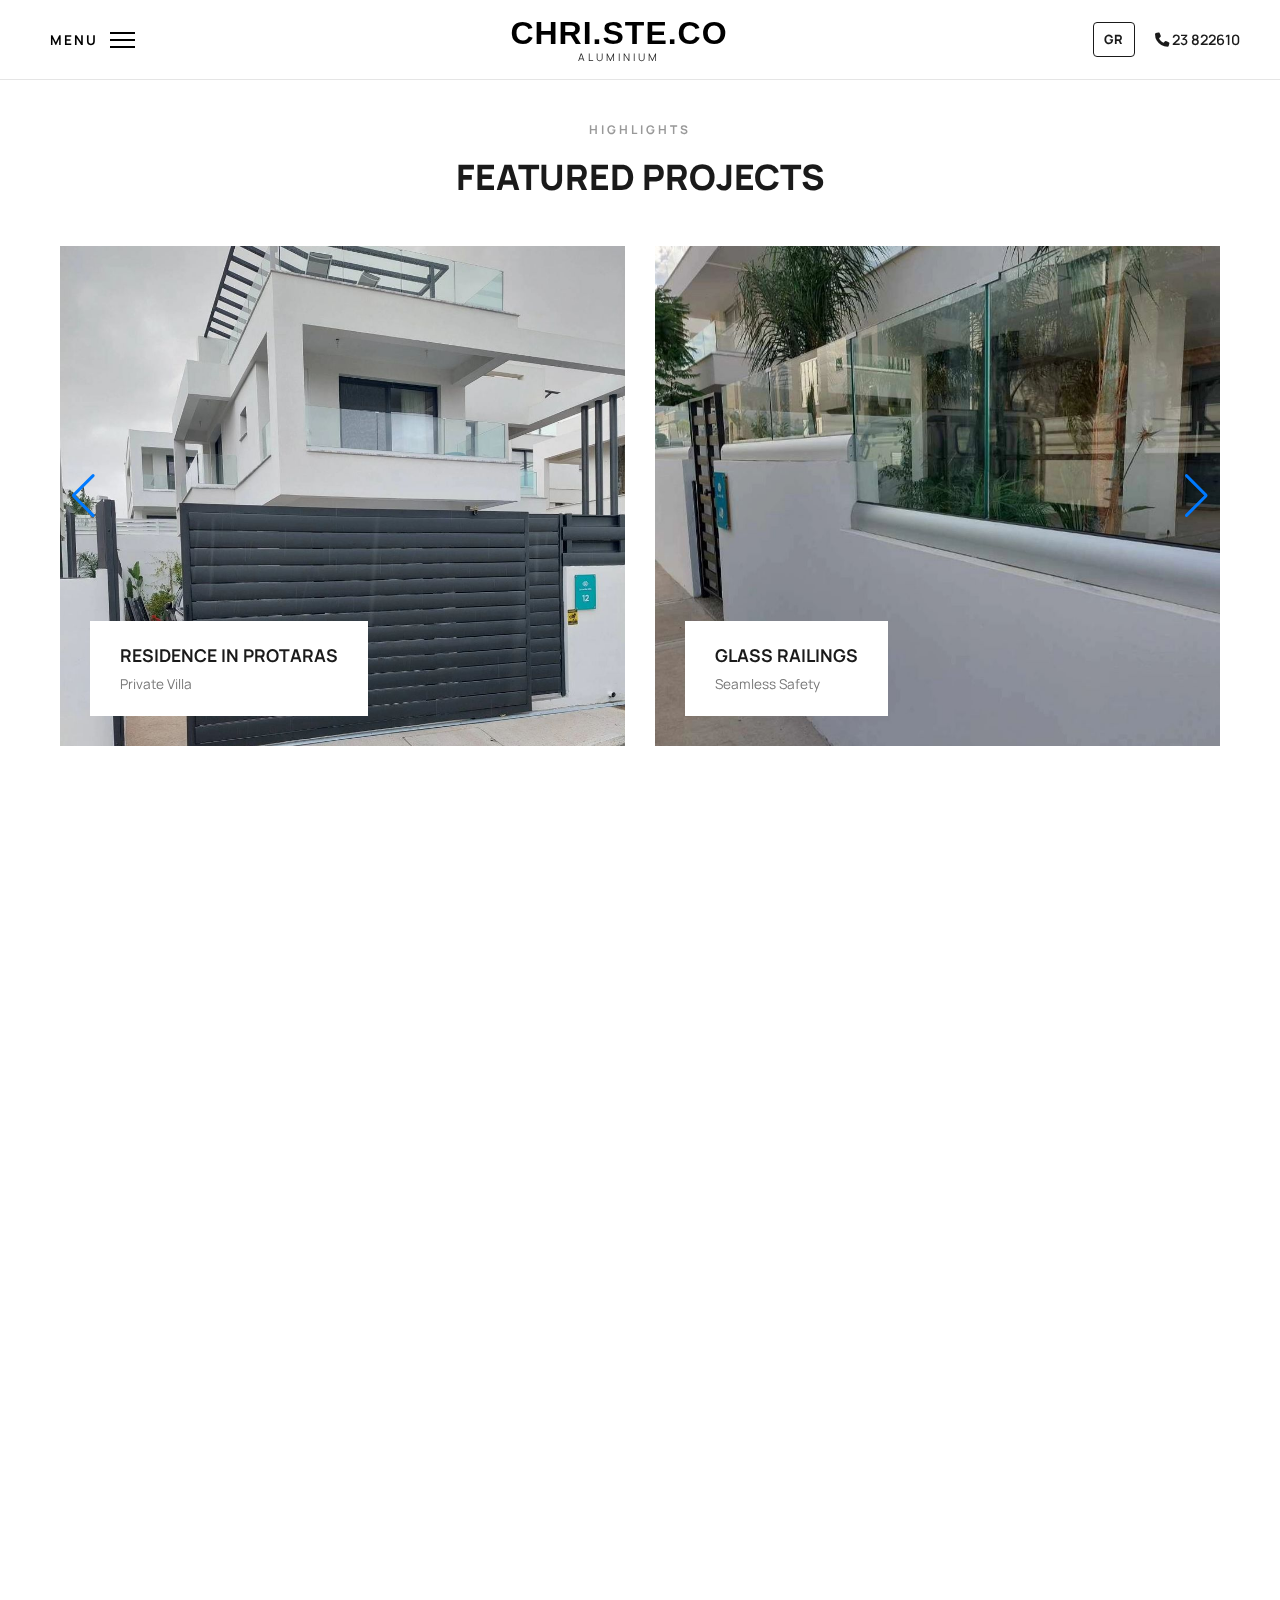
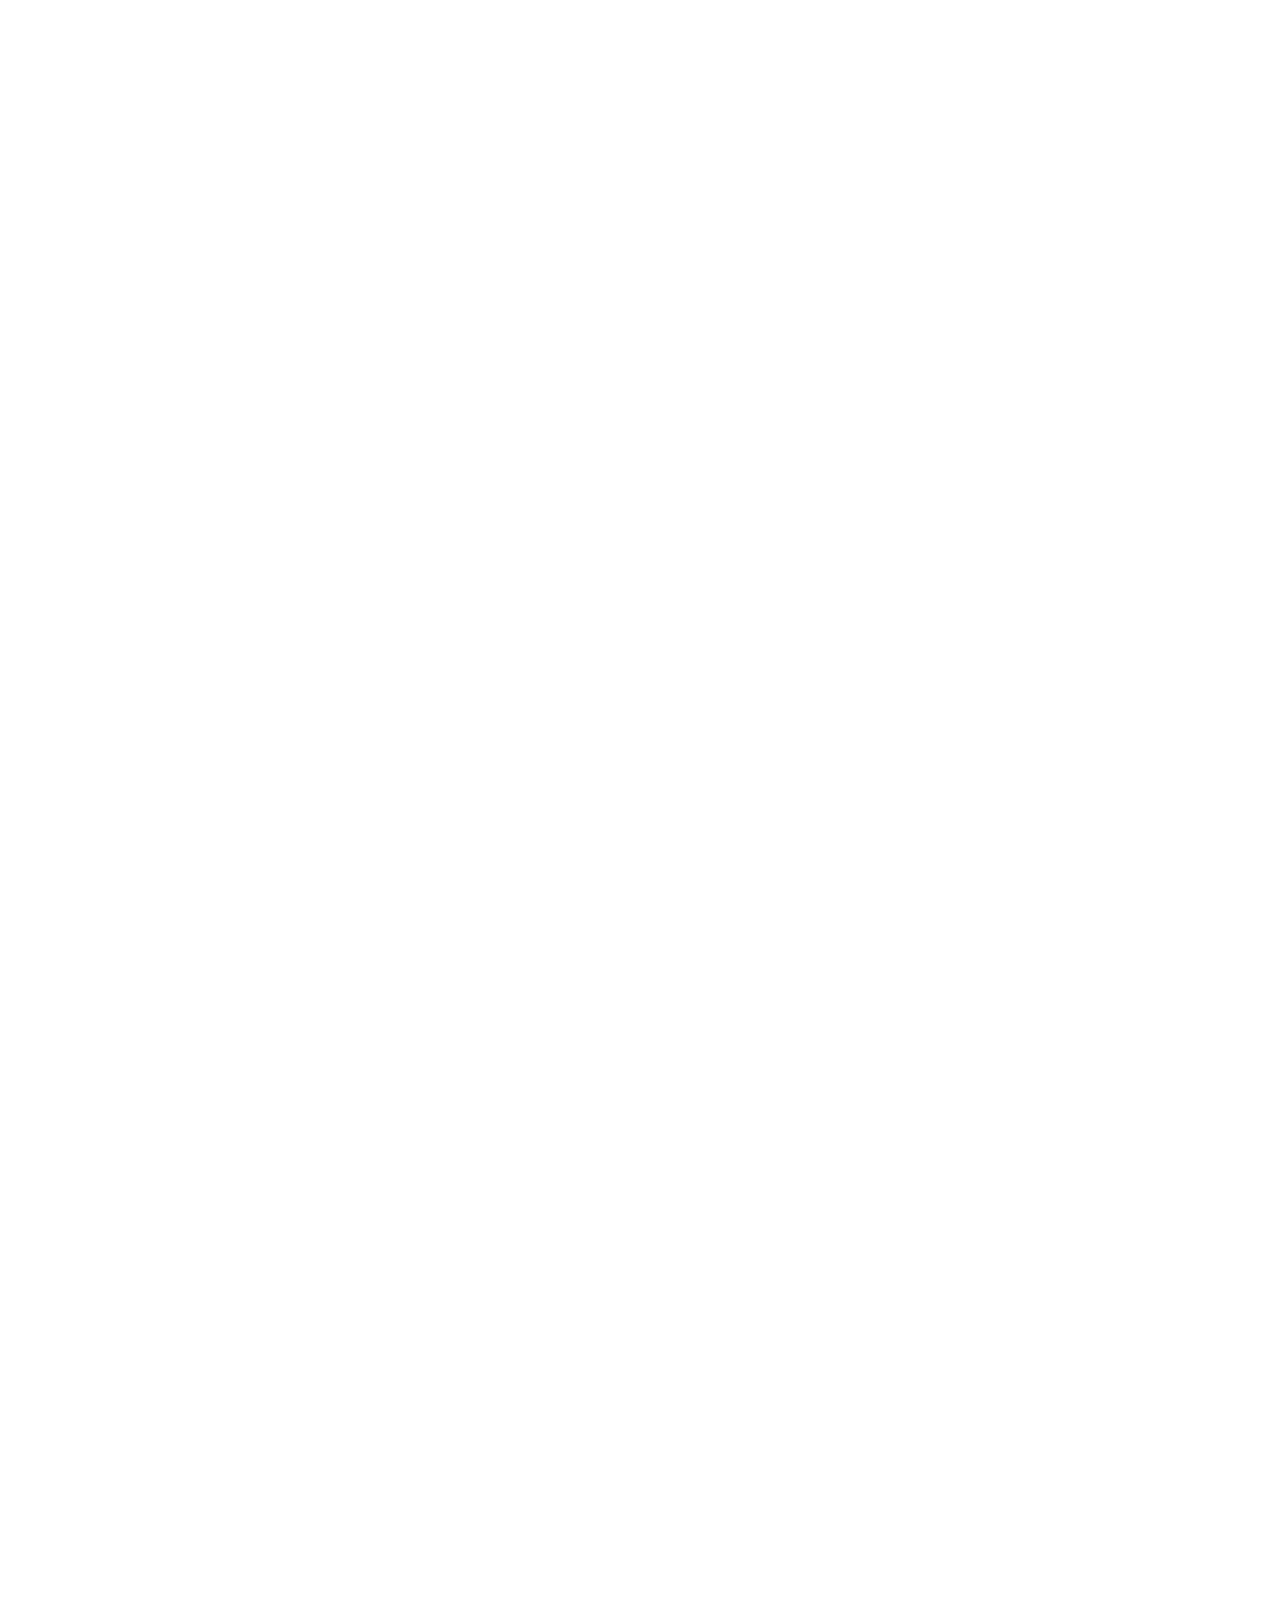
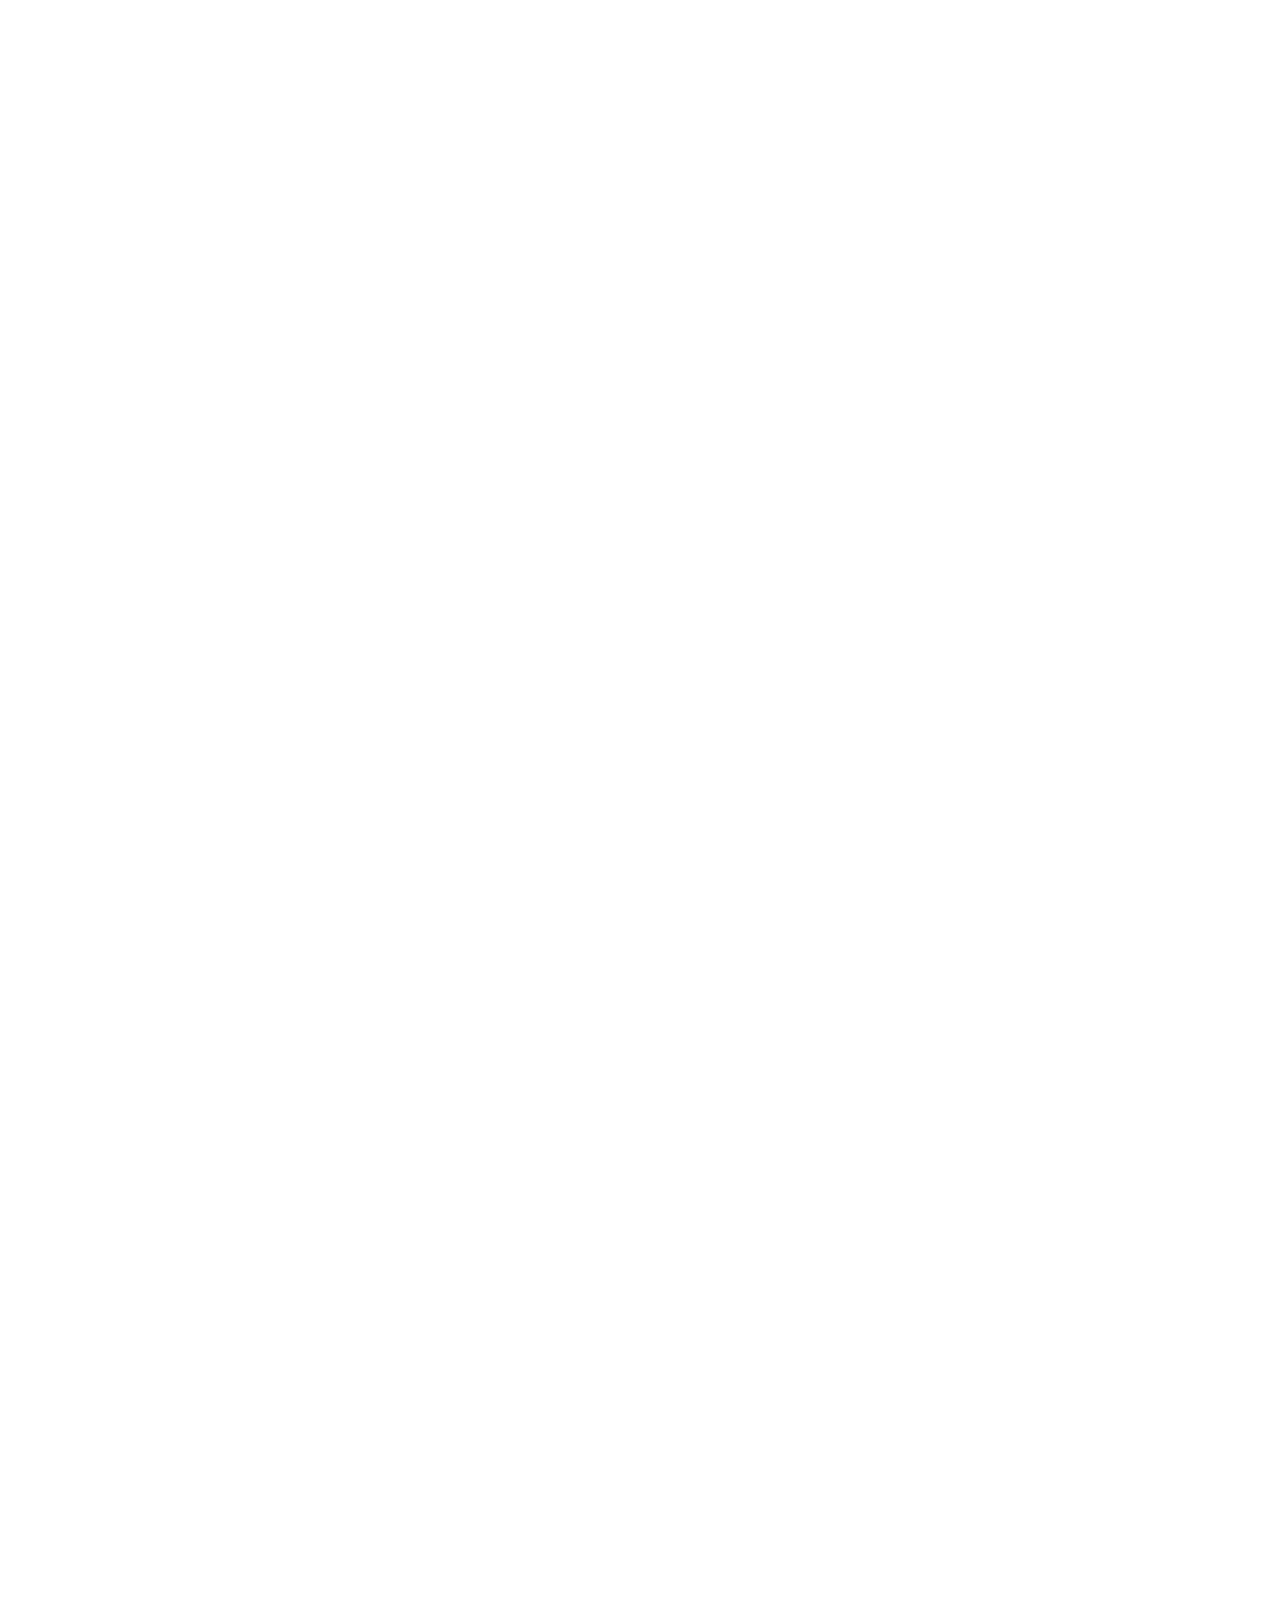
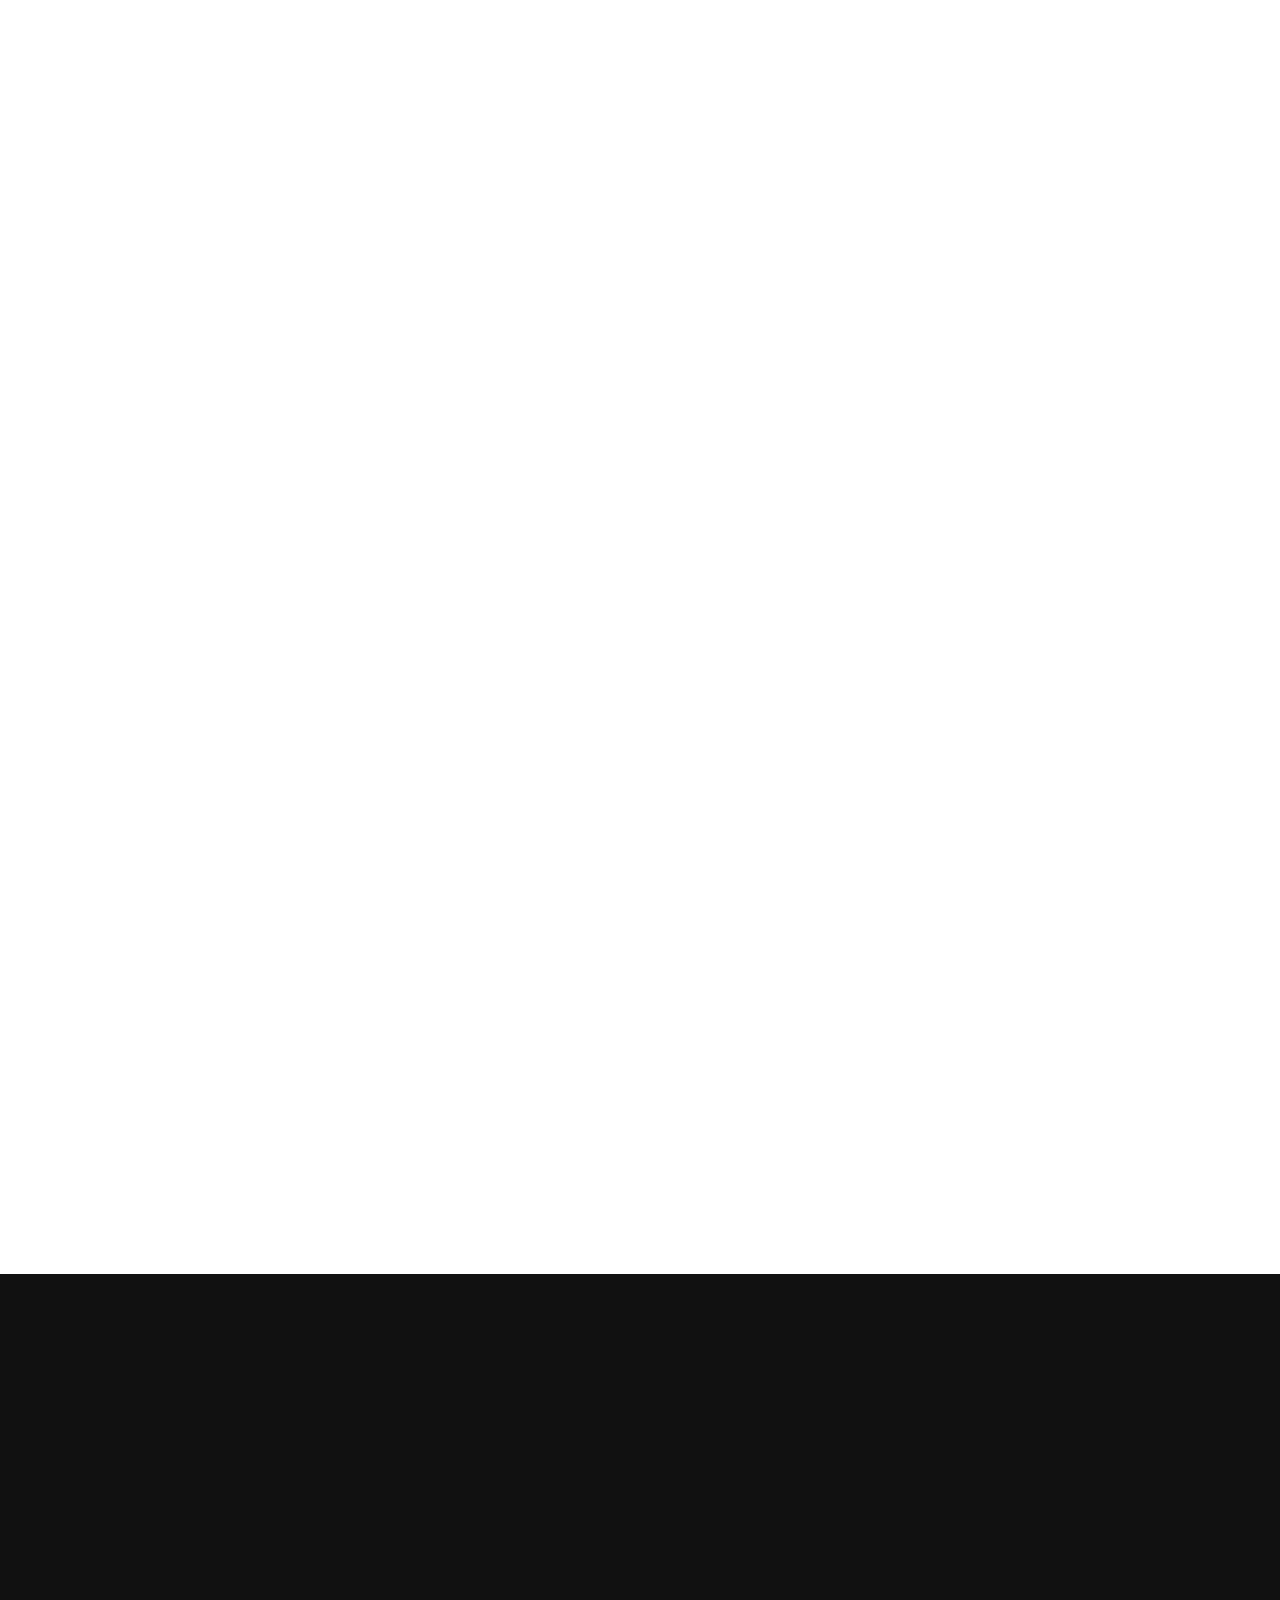
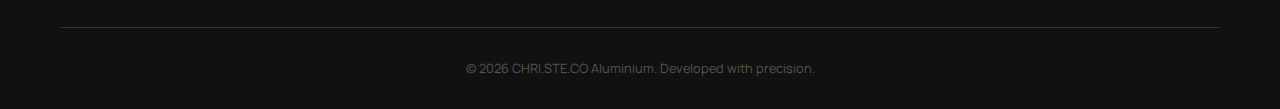
<file: en/projects.html>
<!DOCTYPE html>
<html lang="en">
<head>
    <meta charset="UTF-8">
    <meta name="viewport" content="width=device-width, initial-scale=1.0">
    <title>CHRI.STE.CO ALUMINIUM | Projects</title>
    
    <link href="https://fonts.googleapis.com/css2?family=Manrope:wght@300;400;500;700;800&display=swap" rel="stylesheet">
    <link rel="stylesheet" href="https://cdnjs.cloudflare.com/ajax/libs/font-awesome/6.4.0/css/all.min.css">
    <link rel="stylesheet" href="https://cdn.jsdelivr.net/npm/swiper@11/swiper-bundle.min.css" />
    <link rel="stylesheet" href="../style.css">
    <link rel="icon" type="image/png" href="../assets/favicon.png">
</head>
<body>

    <header class="site-header">
        <div class="header-left">
            <button class="menu-btn" aria-label="Menu">
                <span class="menu-text">MENU</span>
                <div class="hamburger-icon">
                    <span></span><span></span><span></span>
                </div>
            </button>
        </div>

        <div class="header-center">
            <a href="index.html" class="logo-wrapper">
                <span class="logo-main">CHRI.STE.CO</span>
                <span class="logo-sub">ALUMINIUM</span>
            </a>
        </div>

        <div class="header-right">
            <a href="../projects.html" class="lang-btn" aria-label="Greek Version">GR</a>

            <a href="tel:+35723822610" class="contact-link">
                <i class="fas fa-phone"></i> <span class="desktop-only">23 822610</span>
            </a>
        </div>
    </header>

    <div class="overlay-menu">
        <button class="close-menu">×</button>
        <nav>
            <a href="index.html">HOME</a>
            <a href="about.html">COMPANY</a>
            <a href="systems.html">SYSTEMS</a>
            <a href="projects.html">PROJECTS</a>
            <a href="reviews.html">REVIEWS</a>
            <a href="contact.html">CONTACT</a>
        </nav>
    </div>

    <div style="padding-top: 100px;"></div>

    <section class="slider-section" style="padding-top: 20px; padding-bottom: 60px;">
        <div class="container">
            <div style="text-align: center; margin-bottom: 40px;">
                <span class="section-label-center" style="margin-bottom: 10px; display:block;">HIGHLIGHTS</span>
                <h2 class="section-title" style="margin-bottom: 0;">FEATURED PROJECTS</h2>
            </div>
            
            <div class="swiper mySwiper">
                <div class="swiper-wrapper">
                    <div class="swiper-slide" style="background-image: url('../assets/slide4.jpg');">
                        <div class="slide-caption">
                            <h3>RESIDENCE IN PROTARAS</h3>
                            <p>Private Villa</p>
                        </div>
                    </div>
                    <div class="swiper-slide" style="background-image: url('../assets/slide3.jpg');">
                        <div class="slide-caption">
                            <h3>GLASS RAILINGS</h3>
                            <p>Seamless Safety</p>
                        </div>
                    </div>
                    <div class="swiper-slide" style="background-image: url('../assets/slide2.jpg');">
                        <div class="slide-caption">
                            <h3>INTERIOR DESIGN</h3>
                            <p>Inox Staircase</p>
                        </div>
                    </div>
                    <div class="swiper-slide" style="background-image: url('../assets/5.jpg');">
                        <div class="slide-caption">
                            <h3>EXTERIOR DESIGN</h3>
                            <p>PIVOT Door</p>
                        </div>
                    </div>
                    <div class="swiper-slide" style="background-image: url('../assets/13.png');">
                        <div class="slide-caption">
                            <h3>EXTERIOR DESIGN</h3>
                            <p>Aluminum Fencing</p>
                        </div>
                    </div>
                </div>
                <div class="swiper-button-next"></div>
                <div class="swiper-button-prev"></div>
            </div>
        </div>
    </section>

    <section style="padding-bottom: 80px; background-color: #fcfcfc; padding-top: 60px; border-top: 1px solid #eee;">
        <div class="container">
            <div style="text-align: center;">
                <h2 class="section-title" style="font-size: 1.8rem; margin-bottom: 10px;">GALLERY</h2>
                <p style="color: var(--text-gray);">Browse through all categories of our constructions.</p>
                <br/>
            </div>

            <div class="gallery-grid">
                
                <div class="gallery-item">
                    <img src="../assets/slide4.jpg" alt="Modern Residence" class="gallery-img">
                    <div class="gallery-overlay">
                        <h3 class="project-title">LUXURY VILLA</h3>
                        <p class="project-desc">Sliding gate and aluminum fencing.</p>
                    </div>
                </div>

                <div class="gallery-item">
                    <img src="../assets/22.jpg" class="gallery-img">
                    <div class="gallery-overlay">
                        <h3 class="project-title">MODERN GATE</h3>
                        <p class="project-desc">Fixed gate integrated with aluminum fencing.</p>
                    </div>
                </div>

                <div class="gallery-item">
                    <img src="../assets/24.jpg" class="gallery-img">
                    <div class="gallery-overlay">
                        <h3 class="project-title">ALUMINIUM FENCING - PERGOLA</h3>
                        <p class="project-desc">Sliding gate, fencing, and aluminum canopy.</p>
                    </div>
                </div>

                <div class="gallery-item">
                    <img src="../assets/23.jpg" class="gallery-img">
                    <div class="gallery-overlay">
                        <h3 class="project-title">ALUMINIUM FENCING - PERGOLA</h3>
                        <p class="project-desc">Sliding gate, fencing, and aluminum canopy.</p>
                    </div>
                </div>

                <div class="gallery-item">
                    <img src="../assets/slide1.jpg" alt="Gate" class="gallery-img">
                    <div class="gallery-overlay">
                        <h3 class="project-title">MODERN GATE</h3>
                        <p class="project-desc">Sliding gate.</p>
                    </div>
                </div>

                <div class="gallery-item">
                    <img src="../assets/slide3.jpg" alt="Glass Railings" class="gallery-img">
                    <div class="gallery-overlay">
                        <h3 class="project-title">GLASS VIEW</h3>
                        <p class="project-desc">Glass railings.</p>
                    </div>
                </div>

                <div class="gallery-item">
                    <img src="../assets/8.png" class="gallery-img">
                    <div class="gallery-overlay">
                        <h3 class="project-title">GLASS VIEW</h3>
                        <p class="project-desc">Glass railings.</p>
                    </div>
                </div>

                <div class="gallery-item">
                    <img src="../assets/20.jpg" class="gallery-img">
                    <div class="gallery-overlay">
                        <h3 class="project-title">GLASS VIEW</h3>
                        <p class="project-desc">Glass railings.</p>
                    </div>
                </div>

                <div class="gallery-item">
                    <img src="../assets/21.jpg" class="gallery-img">
                    <div class="gallery-overlay">
                        <h3 class="project-title">GLASS VIEW</h3>
                        <p class="project-desc">Glass railings.</p>
                    </div>
                </div>

                <div class="gallery-item">
                    <img src="../assets/slide2.jpg" alt="Staircase" class="gallery-img">
                    <div class="gallery-overlay">
                        <h3 class="project-title">INOX STAIRS</h3>
                        <p class="project-desc">Interior staircase with INOX-type railings.</p>
                    </div>
                </div>

                <div class="gallery-item">
                    <img src="../assets/29.jpg" alt="Staircase" class="gallery-img">
                    <div class="gallery-overlay">
                        <h3 class="project-title">WOODEN STAIRS</h3>
                        <p class="project-desc">Interior staircase with decorative wooden railings.</p>
                    </div>
                </div>

                <div class="gallery-item">
                    <img src="../assets/1.jpg" class="gallery-img">
                    <div class="gallery-overlay">
                        <h3 class="project-title">WOODEN DOOR</h3>
                        <p class="project-desc">Entrance door with wood cladding.</p>
                    </div>
                </div>

                <div class="gallery-item">
                    <img src="../assets/2.jpg" class="gallery-img">
                    <div class="gallery-overlay">
                        <h3 class="project-title">WOODEN DOOR</h3>
                        <p class="project-desc">Entrance door with wood cladding.</p>
                    </div>
                </div>

                <div class="gallery-item">
                    <img src="../assets/4.jpg" class="gallery-img">
                    <div class="gallery-overlay">
                        <h3 class="project-title">WOODEN DOOR</h3>
                        <p class="project-desc">Entrance door with wood cladding.</p>
                    </div>
                </div>

                <div class="gallery-item">
                    <img src="../assets/26.jpg" class="gallery-img">
                    <div class="gallery-overlay">
                        <h3 class="project-title">WOODEN DOOR</h3>
                        <p class="project-desc">Entrance door with wood cladding.</p>
                    </div>
                </div>

                <div class="gallery-item">
                    <img src="../assets/27.jpg" class="gallery-img">
                    <div class="gallery-overlay">
                        <h3 class="project-title">WOODEN DOOR</h3>
                        <p class="project-desc">Entrance door with wood cladding.</p>
                    </div>
                </div>

                <div class="gallery-item">
                    <img src="../assets/3.jpg" class="gallery-img">
                    <div class="gallery-overlay">
                        <h3 class="project-title">PIVOT DOOR</h3>
                        <p class="project-desc">PIVOT entrance door with glass cladding.</p>
                    </div>
                </div>
                
                <div class="gallery-item">
                    <img src="../assets/5.jpg" class="gallery-img">
                    <div class="gallery-overlay">
                        <h3 class="project-title">PIVOT DOOR</h3>
                        <p class="project-desc">PIVOT entrance door with glass cladding.</p>
                    </div>
                </div>

                <div class="gallery-item">
                    <img src="../assets/7.jpg" class="gallery-img">
                    <div class="gallery-overlay">
                        <h3 class="project-title">PIVOT DOOR</h3>
                        <p class="project-desc">PIVOT entrance door with glass cladding.</p>
                    </div>
                </div>

                <div class="gallery-item">
                    <img src="../assets/6.png" class="gallery-img">
                    <div class="gallery-overlay">
                        <h3 class="project-title">GLASS VIEW</h3>
                        <p class="project-desc">Sliding glass door.</p>
                    </div>
                </div>

                <div class="gallery-item">
                    <img src="../assets/31.jpg" class="gallery-img">
                    <div class="gallery-overlay">
                        <h3 class="project-title">GLASS VIEW</h3>
                        <p class="project-desc">144L&S sliding glass door.</p>
                    </div>
                </div>

                <div class="gallery-item">
                    <img src="../assets/32.jpg" class="gallery-img">
                    <div class="gallery-overlay">
                        <h3 class="project-title">GLASS VIEW</h3>
                        <p class="project-desc">144L&S sliding glass door.</p>
                    </div>
                </div>

                <div class="gallery-item">
                    <img src="../assets/9.png" class="gallery-img">
                    <div class="gallery-overlay">
                        <h3 class="project-title">ALUMINIUM DOOR</h3>
                        <p class="project-desc">Entrance door with aluminum cladding.</p>
                    </div>
                </div>

                <div class="gallery-item">
                    <img src="../assets/28.jpg" class="gallery-img">
                    <div class="gallery-overlay">
                        <h3 class="project-title">ALUMINIUM DOOR</h3>
                        <p class="project-desc">Entrance door with aluminum cladding.</p>
                    </div>
                </div>

                <div class="gallery-item">
                    <img src="../assets/17.png" class="gallery-img">
                    <div class="gallery-overlay">
                        <h3 class="project-title">ALUMINIUM DOOR</h3>
                        <p class="project-desc">Entrance door with aluminum cladding.</p>
                    </div>
                </div>

                <div class="gallery-item">
                    <img src="../assets/10.png" class="gallery-img">
                    <div class="gallery-overlay">
                        <h3 class="project-title">ALUMINIUM FENCING</h3>
                        <p class="project-desc">Aluminum fencing.</p>
                    </div>
                </div>

                <div class="gallery-item">
                    <img src="../assets/13.png" class="gallery-img">
                    <div class="gallery-overlay">
                        <h3 class="project-title">ALUMINIUM FENCING</h3>
                        <p class="project-desc">Aluminum fencing.</p>
                    </div>
                </div>

                <div class="gallery-item">
                    <img src="../assets/14.png" class="gallery-img">
                    <div class="gallery-overlay">
                        <h3 class="project-title">ALUMINIUM FENCING</h3>
                        <p class="project-desc">Aluminum fencing.</p>
                    </div>
                </div>

                <div class="gallery-item">
                    <img src="../assets/15.png" class="gallery-img">
                    <div class="gallery-overlay">
                        <h3 class="project-title">ALUMINIUM FENCING</h3>
                        <p class="project-desc">Aluminum fencing.</p>
                    </div>
                </div>

                <div class="gallery-item">
                    <img src="../assets/19.jpg" class="gallery-img">
                    <div class="gallery-overlay">
                        <h3 class="project-title">ALUMINIUM FENCING</h3>
                        <p class="project-desc">Aluminum fencing.</p>
                    </div>
                </div>

                <div class="gallery-item">
                    <img src="../assets/25.jpg" class="gallery-img">
                    <div class="gallery-overlay">
                        <h3 class="project-title">ALUMINIUM FENCING</h3>
                        <p class="project-desc">Aluminum fencing.</p>
                    </div>
                </div>

                <div class="gallery-item">
                    <img src="../assets/12.png" class="gallery-img">
                    <div class="gallery-overlay">
                        <h3 class="project-title">ALUMINIUM WAREHOUSE</h3>
                        <p class="project-desc">Warehouse constructed entirely of aluminum.</p>
                    </div>
                </div>

                <div class="gallery-item">
                    <img src="../assets/16.png" class="gallery-img">
                    <div class="gallery-overlay">
                        <h3 class="project-title">ALUMINIUM STORAGE SPACE</h3>
                        <p class="project-desc">Storage space constructed entirely of aluminum.</p>
                    </div>
                </div>

                <div class="gallery-item">
                    <img src="../assets/18.jpeg" class="gallery-img">
                    <div class="gallery-overlay">
                        <h3 class="project-title">THEA DOOR</h3>
                        <p class="project-desc">THEA sliding door.</p>
                    </div>
                </div>

                <div class="gallery-item">
                    <img src="../assets/factory.jpg" alt="Factory" class="gallery-img">
                    <div class="gallery-overlay">
                        <h3 class="project-title">PRODUCTION</h3>
                        <p class="project-desc">Our production unit.</p>
                    </div>
                </div>

            </div>

            </div>
        </div>
    </section>

    <footer class="site-footer">
        <div class="container">
            <div class="footer-grid">
                <div class="footer-col">
                    <h4>CHRI.STE.CO</h4>
                    <p class="address">
                        19 Agiou Dimitriou,<br>
                        5281, Paralimni, Cyprus
                    </p>
                    <div class="contact-details">
                        <a href="tel:+35723822610">+357 23 822610</a>
                        <a href="mailto:chscaluminium@cytanet.com.cy">chscaluminium@cytanet.com.cy</a>
                    </div>
                </div>
                
                <div class="footer-col">
                    <h4>MENU</h4>
                    <a href="index.html">Home</a>
                    <a href="about.html">Company</a>
                    <a href="systems.html">Systems</a>
                    <a href="reviews.html">Reviews</a>
                    <a href="contact.html">Contact</a>
                </div>

                <div class="footer-col">
                    <h4>CONNECT</h4>
                    <div class="social-links-text">
                        <a href="https://www.facebook.com/profile.php?id=100038567696948" target="_blank">FACEBOOK</a>
                        <a href="https://www.instagram.com/chri.ste.co" target="_blank">INSTAGRAM</a>
                    </div>
                </div>
            </div>
            <div class="footer-bottom">
                <p>© 2026 CHRI.STE.CO Aluminium. Developed with precision.</p>
            </div>
        </div>
    </footer>

    <script src="https://cdn.jsdelivr.net/npm/swiper@11/swiper-bundle.min.js"></script>
    <script src="../script.js"></script>
</body>
</html>
</file>
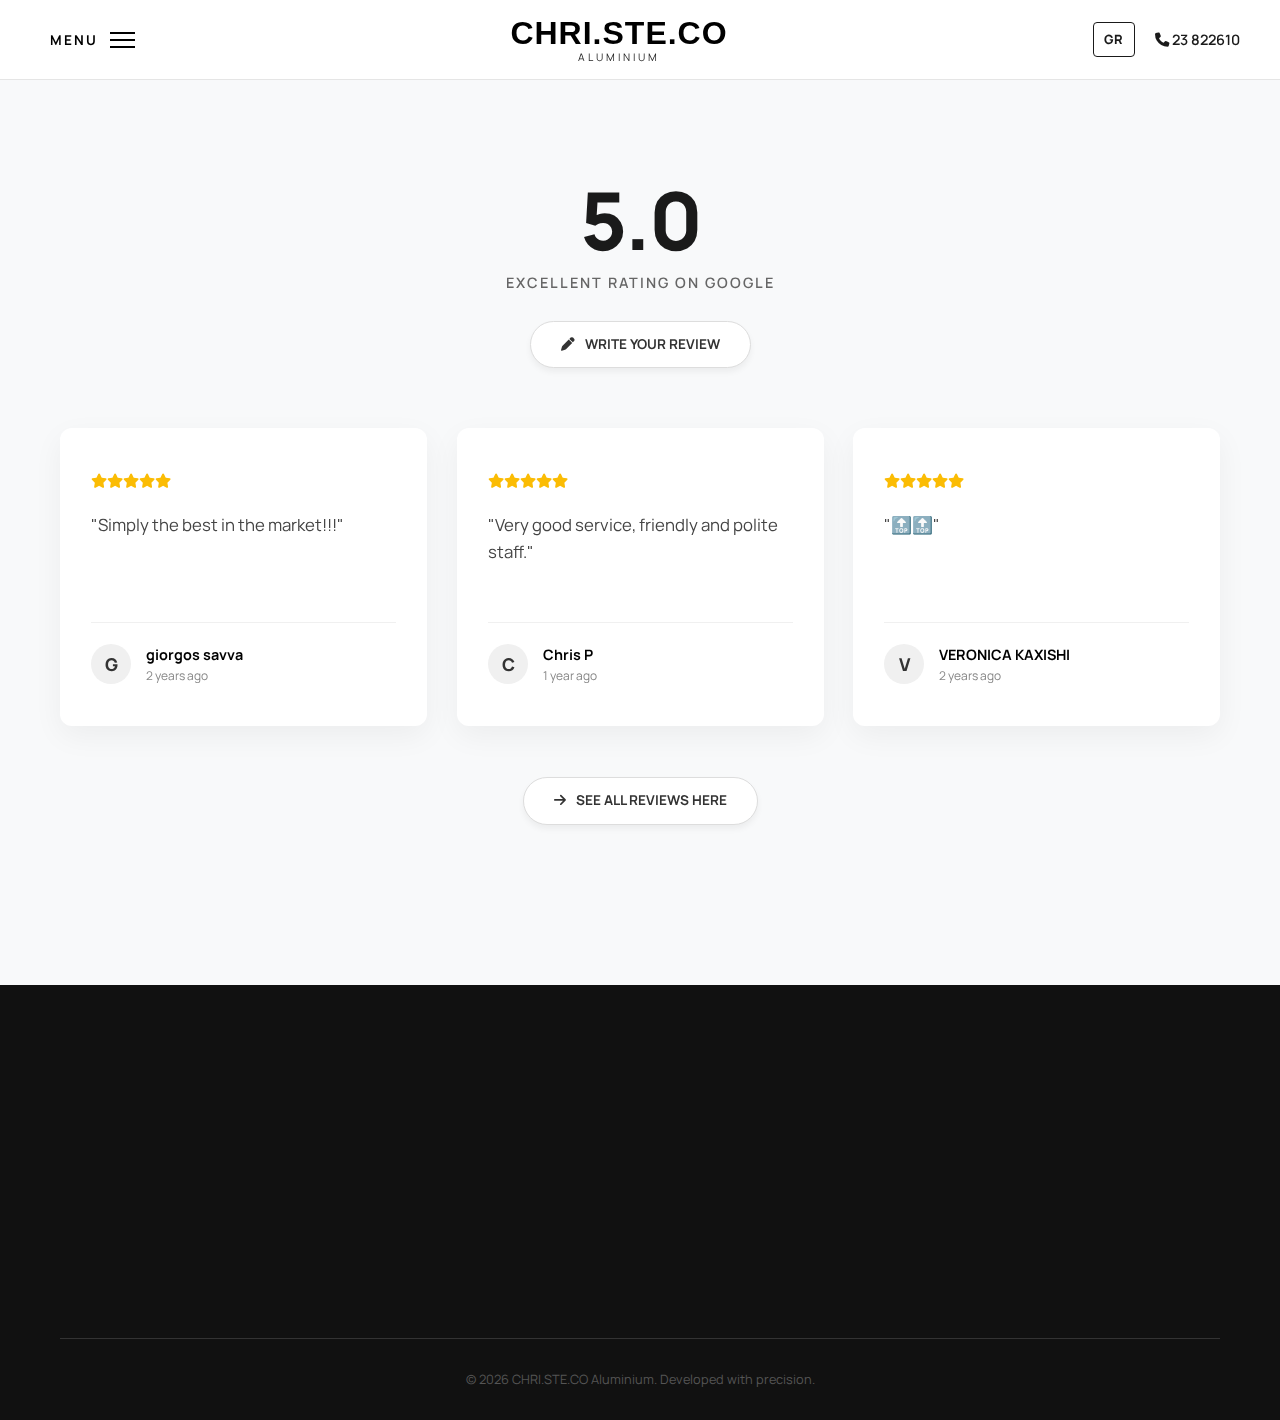
<file: en/reviews.html>
<!DOCTYPE html>
<html lang="en">
<head>
    <meta charset="UTF-8">
    <meta name="viewport" content="width=device-width, initial-scale=1.0">
    <title>CHRI.STE.CO ALUMINIUM | Reviews</title>
    
    <link href="https://fonts.googleapis.com/css2?family=Manrope:wght@300;400;500;700;800&display=swap" rel="stylesheet">
    <link rel="stylesheet" href="https://cdnjs.cloudflare.com/ajax/libs/font-awesome/6.4.0/css/all.min.css">
    <link rel="stylesheet" href="../style.css">
    <link rel="icon" type="image/png" href="../assets/favicon.png">
</head>
<body>

    <header class="site-header">
        <div class="header-left">
            <button class="menu-btn" aria-label="Menu">
                <span class="menu-text">MENU</span>
                <div class="hamburger-icon">
                    <span></span><span></span><span></span>
                </div>
            </button>
        </div>

        <div class="header-center">
            <a href="index.html" class="logo-wrapper">
                <span class="logo-main">CHRI.STE.CO</span>
                <span class="logo-sub">ALUMINIUM</span>
            </a>
        </div>

        <div class="header-right">
            <a href="../reviews.html" class="lang-btn" aria-label="Greek Version">GR</a>

            <a href="tel:+35723822610" class="contact-link">
                <i class="fas fa-phone"></i> <span class="desktop-only">23 822610</span>
            </a>
        </div>
    </header>

    <div class="overlay-menu">
        <button class="close-menu">×</button>
        <nav>
            <a href="index.html">HOME</a>
            <a href="about.html">COMPANY</a>
            <a href="systems.html">SYSTEMS</a>
            <a href="projects.html">PROJECTS</a>
            <a href="reviews.html">REVIEWS</a>
            <a href="contact.html">CONTACT</a>
        </nav>
    </div>

    <div style="padding-top: 80px;"></div> 

    <section class="reviews-section-light">
        <div class="container">
            
            <div class="review-header-group">
                <span class="review-big-score">5.0</span>
                <span class="review-sub-text">EXCELLENT RATING ON GOOGLE</span>
                <br>
                <a href="https://search.google.com/local/writereview?placeid=ChIJfQ01xjzF3xQRFNlxdraeqSE" target="_blank" class="google-btn-clean">
                    <i class="fas fa-pen"></i> WRITE YOUR REVIEW
                </a>
            </div>

            <div class="reviews-grid-clean">

                <div class="review-card-clean">
                    <div class="review-stars-gold">
                        <i class="fas fa-star"></i><i class="fas fa-star"></i><i class="fas fa-star"></i><i class="fas fa-star"></i><i class="fas fa-star"></i>
                    </div>
                    <p class="review-body">
                        "Simply the best in the market!!!"
                    </p>
                    <div class="reviewer-meta">
                        <div class="reviewer-initial">G</div>
                        <div>
                            <span class="reviewer-name">giorgos savva</span>
                            <span class="review-date">2 years ago</span>
                        </div>
                    </div>
                </div>

                <div class="review-card-clean">
                    <div class="review-stars-gold">
                        <i class="fas fa-star"></i><i class="fas fa-star"></i><i class="fas fa-star"></i><i class="fas fa-star"></i><i class="fas fa-star"></i>
                    </div>
                    <p class="review-body">
                        "Very good service, friendly and polite staff."
                    </p>
                    <div class="reviewer-meta">
                        <div class="reviewer-initial">C</div>
                        <div>
                            <span class="reviewer-name">Chris P</span>
                            <span class="review-date">1 year ago</span>
                        </div>
                    </div>
                </div>

                <div class="review-card-clean">
                    <div class="review-stars-gold">
                        <i class="fas fa-star"></i><i class="fas fa-star"></i><i class="fas fa-star"></i><i class="fas fa-star"></i><i class="fas fa-star"></i>
                    </div>
                    <p class="review-body">
                        "🔝🔝"
                    </p>
                    <div class="reviewer-meta">
                        <div class="reviewer-initial">V</div>
                        <div>
                            <span class="reviewer-name">VERONICA KAXISHI</span>
                            <span class="review-date">2 years ago</span>
                        </div>
                    </div>
                </div>

            </div>

        </div>
        <div class="review-header-group">
            <br/>
            <a href="https://maps.app.goo.gl/HsM5U34G9jrek1vo7" target="_blank" class="google-btn-clean">
                <i class="fas fa-arrow-right"></i> SEE ALL REVIEWS HERE
            </a>
        </div>
    </section>

    <footer class="site-footer">
        <div class="container">
            <div class="footer-grid">
                <div class="footer-col">
                    <h4>CHRI.STE.CO</h4>
                    <p class="address">
                        19 Agiou Dimitriou,<br>
                        5281, Paralimni, Cyprus
                    </p>
                    <div class="contact-details">
                        <a href="tel:+35723822610">+357 23 822610</a>
                        <a href="mailto:chscaluminium@cytanet.com.cy">chscaluminium@cytanet.com.cy</a>
                    </div>
                </div>
                
                <div class="footer-col">
                    <h4>MENU</h4>
                    <a href="index.html">Home</a>
                    <a href="about.html">Company</a>
                    <a href="systems.html">Systems</a>
                    <a href="projects.html">Projects</a>
                    <a href="contact.html">Contact</a>
                </div>

                <div class="footer-col">
                    <h4>CONNECT</h4>
                    <div class="social-links-text">
                        <a href="https://www.facebook.com/profile.php?id=100038567696948" target="_blank">FACEBOOK</a>
                        <a href="https://www.instagram.com/chri.ste.co" target="_blank">INSTAGRAM</a>
                    </div>
                </div>
            </div>
            <div class="footer-bottom">
                <p>© 2026 CHRI.STE.CO Aluminium. Developed with precision.</p>
            </div>
        </div>
    </footer>

    <script src="../script.js"></script>
</body>
</html>
</file>
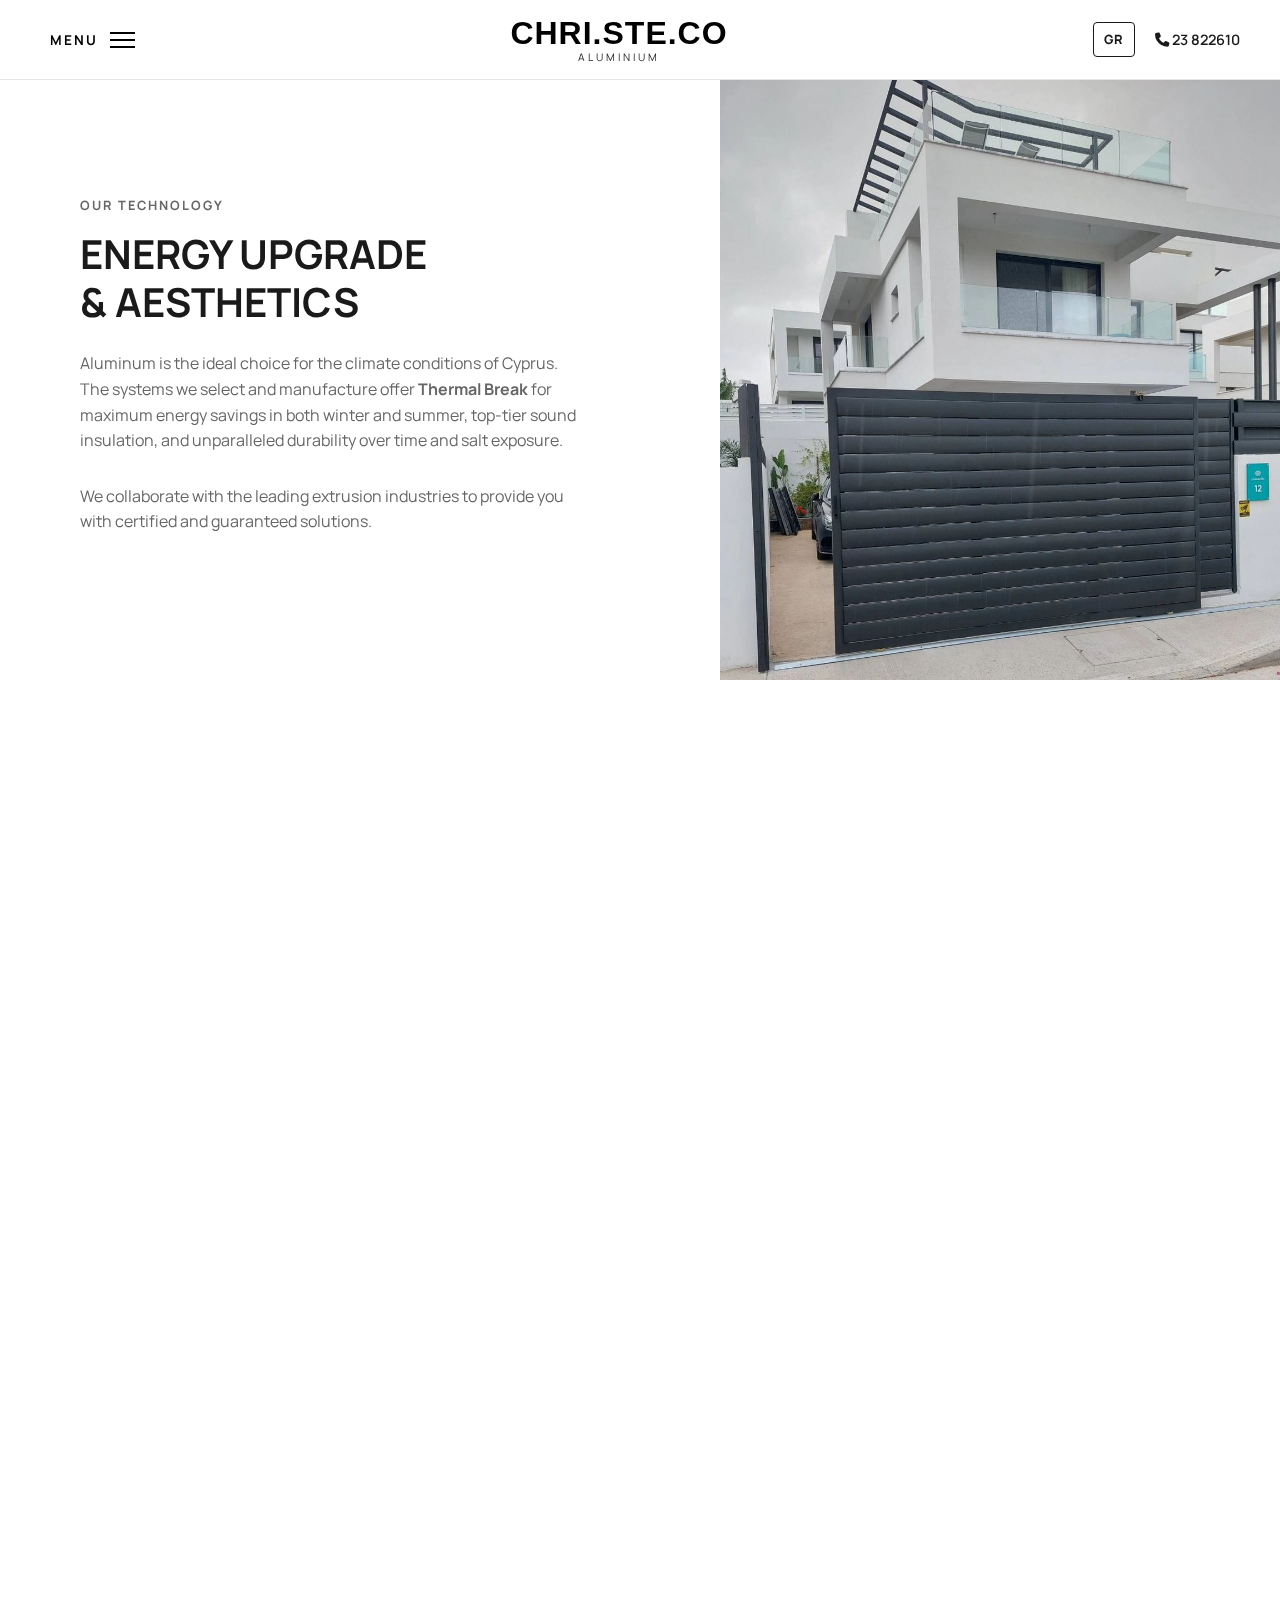
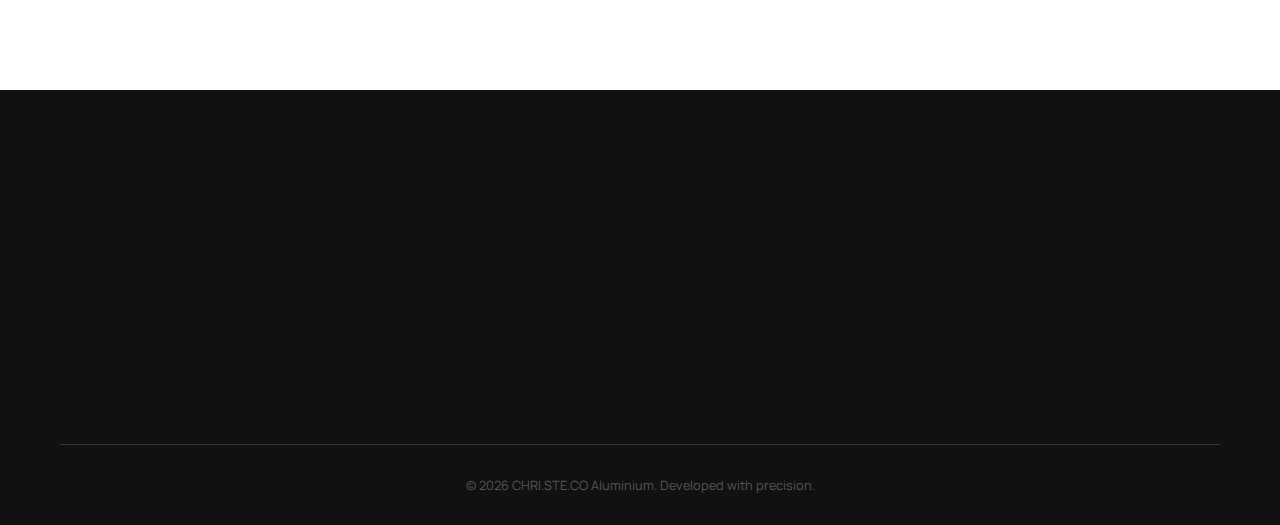
<file: en/systems.html>
<!DOCTYPE html>
<html lang="en">
<head>
    <meta charset="UTF-8">
    <meta name="viewport" content="width=device-width, initial-scale=1.0">
    <title>CHRI.STE.CO ALUMINIUM | Systems</title>
    <meta name="description" content="Thermal insulating aluminum systems, sliding, hinged, security doors, and pergolas. Top quality in Paralimni.">
    
    <link href="https://fonts.googleapis.com/css2?family=Manrope:wght@300;400;500;700;800&display=swap" rel="stylesheet">
    <link rel="stylesheet" href="https://cdnjs.cloudflare.com/ajax/libs/font-awesome/6.4.0/css/all.min.css">
    <link rel="stylesheet" href="../style.css">
    <link rel="icon" type="image/png" href="../assets/favicon.png">
</head>
<body>

    <header class="site-header">
        <div class="header-left">
            <button class="menu-btn" aria-label="Menu">
                <span class="menu-text">MENU</span>
                <div class="hamburger-icon">
                    <span></span><span></span><span></span>
                </div>
            </button>
        </div>

        <div class="header-center">
            <a href="index.html" class="logo-wrapper">
                <span class="logo-main">CHRI.STE.CO</span>
                <span class="logo-sub">ALUMINIUM</span>
            </a>
        </div>

        <div class="header-right">
            <a href="../systems.html" class="lang-btn" aria-label="Greek Version">GR</a>

            <a href="tel:+35723822610" class="contact-link">
                <i class="fas fa-phone"></i> <span class="desktop-only">23 822610</span>
            </a>
        </div>
    </header>

    <div class="overlay-menu">
        <button class="close-menu">×</button>
        <nav>
            <a href="index.html">HOME</a>
            <a href="about.html">COMPANY</a>
            <a href="systems.html">SYSTEMS</a>
            <a href="projects.html">PROJECTS</a>
            <a href="reviews.html">REVIEWS</a>
            <a href="contact.html">CONTACT</a>
        </nav>
    </div>

    <div style="padding-top: 80px;"></div>

    <section class="split-section">
        <div class="split-text">
            <span class="section-label">OUR TECHNOLOGY</span>
            <h2>ENERGY UPGRADE<br>& AESTHETICS</h2>
            <p>
                Aluminum is the ideal choice for the climate conditions of Cyprus. 
                The systems we select and manufacture offer <strong>Thermal Break</strong> for maximum energy savings in both winter and summer, 
                top-tier sound insulation, and unparalleled durability over time and salt exposure.
            </p>
            <p>
                We collaborate with the leading extrusion industries to provide you with certified and guaranteed solutions.
            </p>
        </div>
        <div class="split-image" style="background-image: url('../assets/slide4.jpg');"></div>
    </section>

    <section class="products-section" style="background-color: #fcfcfc;">
        <div class="container">
            <h2 class="section-title">SYSTEM CATEGORIES</h2>
            
            <div class="product-grid">
                
                <div class="product-card" style="background: #fff;">
                    <span class="p-cat">MINIMAL AESTHETICS</span>
                    <h3>SLIDING SYSTEMS</h3>
                    <p>
                        Ideal for large openings that require an unobstructed view and space-saving. 
                        We offer "Minimal" series with nearly invisible frames and a low threshold for easy access.
                    </p>
                    <ul style="margin-bottom: 20px; color: var(--text-gray); font-size: 0.9rem;">
                        <li>• Maximum natural light</li>
                        <li>• Heavy-duty smooth rolling</li>
                        <li>• In-wall pocket option</li>
                    </ul>
                </div>

                <div class="product-card" style="background: #fff;">
                    <span class="p-cat">HIGH INSULATION</span>
                    <h3>HINGED SYSTEMS</h3>
                    <p>
                        The classic choice that offers ultimate waterproofing and thermal insulation. 
                        Suitable for windows and balcony doors with tilt & turn mechanisms for optimal ventilation.
                    </p>
                    <ul style="margin-bottom: 20px; color: var(--text-gray); font-size: 0.9rem;">
                        <li>• Top thermal transmittance coefficients</li>
                        <li>• High security with perimeter locking</li>
                        <li>• Variety of straight or curved lines</li>
                    </ul>
                </div>

                <div class="product-card" style="background: #fff;">
                    <span class="p-cat">SECURITY & DESIGN</span>
                    <h3>ENTRANCE DOORS</h3>
                    <p>
                        The entrance of your home is its signature. We manufacture armored aluminum and Pivot doors 
                        with impressive designs, glass or aluminum panel claddings, and smart locking systems.
                    </p>
                    <a href="contact.html" class="read-more">VIEW DESIGNS</a>
                </div>

                <div class="product-card" style="background: #fff;">
                    <span class="p-cat">OUTDOOR LIVING</span>
                    <h3>SHADING & PERGOLAS</h3>
                    <p>
                        Transform your garden or veranda into a functional space all year round. 
                        Bioclimatic pergolas with adjustable louvers that regulate sunlight and protect against the rain.
                    </p>
                </div>

                <div class="product-card" style="background: #fff;">
                    <span class="p-cat">GLASS & METAL</span>
                    <h3>RAILINGS & FENCES</h3>
                    <p>
                        Modern frameless glass balustrade systems for clear views, as well as Inox-type 
                        aluminum railings that require absolutely zero maintenance.
                    </p>
                </div>

                <div class="product-card" style="background: #fff;">
                    <span class="p-cat">CUSTOM MADE</span>
                    <h3>CUSTOM CONSTRUCTIONS</h3>
                    <p>
                        Office partitions, atriums, staircases, and any other architectural application that requires precision and durability.
                    </p>
                </div>

            </div>
        </div>
    </section>

    <footer class="site-footer">
        <div class="container">
            <div class="footer-grid">
                <div class="footer-col">
                    <h4>CHRI.STE.CO</h4>
                    <p class="address">
                        19 Agiou Dimitriou,<br>
                        5281, Paralimni, Cyprus
                    </p>
                    <div class="contact-details">
                        <a href="tel:+35723822610">+357 23 822610</a>
                        <a href="mailto:chscaluminium@cytanet.com.cy">chscaluminium@cytanet.com.cy</a>
                    </div>
                </div>
                
                <div class="footer-col">
                    <h4>MENU</h4>
                    <a href="index.html">Home</a>
                    <a href="about.html">Company</a>
                    <a href="projects.html">Projects</a>
                    <a href="reviews.html">Reviews</a>
                    <a href="contact.html">Contact</a>
                </div>

                <div class="footer-col">
                    <h4>CONNECT</h4>
                    <div class="social-links-text">
                        <a href="https://www.facebook.com/profile.php?id=100038567696948" target="_blank">FACEBOOK</a>
                        <a href="https://www.instagram.com/chri.ste.co" target="_blank">INSTAGRAM</a>
                    </div>
                </div>
            </div>
            <div class="footer-bottom">
                <p>© 2026 CHRI.STE.CO Aluminium. Developed with precision.</p>
            </div>
        </div>
    </footer>

    <script src="../script.js"></script>
</body>
</html>
</file>
<file: style.css>
:root {
    --bg-white: #ffffff;
    --bg-dark: #111111;
    --text-dark: #1a1a1a;
    --text-light: #f5f5f5;
    --text-gray: #666666;
    --font-main: 'Manrope', sans-serif;
    --border-light: rgba(0,0,0,0.1);
}

* { margin: 0; padding: 0; box-sizing: border-box; }

body {
    font-family: var(--font-main);
    color: var(--text-dark);
    background-color: var(--bg-white);
    line-height: 1.6;
    overflow-x: hidden;
    width: 100%;
}

a { text-decoration: none; color: inherit; transition: 0.3s; }
ul { list-style: none; }
img { max-width: 100%; display: block; }
iframe { border: 0; display: block; }

/* =========================================
   1. HEADER & NAVIGATION
   ========================================= */
.site-header {
    display: flex;
    justify-content: space-between;
    align-items: center;
    padding: 20px 40px;
    position: fixed;
    top: 0;
    left: 0;
    width: 100%;
    z-index: 1000;
    background: rgba(255, 255, 255, 0.98);
    border-bottom: 1px solid var(--border-light);
    height: 80px;
}

.logo-wrapper {
    display: flex;
    flex-direction: column;
    align-items: center;
    line-height: 1;
    text-decoration: none;
}

.logo-main {
    font-family: sans-serif;
    font-size: 2rem;
    font-weight: 700;
    color: #000000;
    letter-spacing: 1px;
    text-transform: uppercase;
}

.logo-sub {
    font-family: 'Manrope', sans-serif;
    font-size: 0.65rem;
    color: #242424;
    letter-spacing: 3px;
    margin-top: 3px;
    text-transform: uppercase;
}

/* Κουμπί MENU */
.menu-btn {
    background: none;
    border: none;
    cursor: pointer;
    display: flex;
    align-items: center;
    gap: 12px;
    outline: none;
    padding: 10px;
}

.menu-text {
    font-family: var(--font-main);
    font-weight: 700;
    font-size: 0.85rem;
    letter-spacing: 2px;
    color: #000;
}

.hamburger-icon span {
    display: block;
    width: 25px;
    height: 2px;
    background: #000;
    margin: 5px 0;
    transition: 0.3s;
}

.header-right {
    display: flex;
    gap: 20px;
    align-items: center;
    font-weight: 600;
    font-size: 0.9rem;
}

/* OVERLAY MENU */
.overlay-menu {
    position: fixed;
    top: 0;
    left: 0;
    width: 100%;
    height: 100vh;
    background: #ffffff;
    z-index: 2000;
    display: flex;
    flex-direction: column;
    justify-content: center;
    align-items: center;
    opacity: 0;
    visibility: hidden;
    transform: translateY(-20px);
    transition: all 0.4s ease-in-out;
}

.overlay-menu.active {
    opacity: 1;
    visibility: visible;
    transform: translateY(0);
}

.overlay-menu nav a {
    display: block;
    font-size: 2rem;
    font-weight: 800;
    margin: 15px 0;
    color: #000;
    letter-spacing: -1px;
    text-align: center;
}

.overlay-menu nav a:hover {
    color: var(--text-gray);
}

.close-menu {
    position: absolute;
    top: 30px;
    right: 40px;
    background: none;
    border: none;
    font-size: 3rem;
    color: #000;
    cursor: pointer;
    padding: 10px;
}

/* =========================================
   2. HERO SECTION
   ========================================= */
.hero-section {
    position: relative;
    height: 100vh;
    min-height: 600px;
    width: 100%;
    background-size: cover;
    background-position: center;
    background-repeat: no-repeat;
    display: flex;
    align-items: center;
    justify-content: center;
    text-align: center;
    margin-top: 0;
    padding-top: 80px;
}

.hero-section::before {
    content: '';
    position: absolute;
    top: 0; left: 0; width: 100%; height: 100%;
    background: rgba(0, 0, 0, 0.4);
    z-index: 1;
}

.hero-content {
    position: relative;
    z-index: 2;
    padding: 0 20px;
    color: #fff;
}

.hero-subtitle {
    font-size: 1rem;
    letter-spacing: 4px;
    margin-bottom: 20px;
    text-transform: uppercase;
}

.hero-title {
    font-size: 4rem;
    font-weight: 800;
    margin-bottom: 30px;
    line-height: 1.1;
}

.btn-line {
    color: #fff;
    border-bottom: 2px solid #fff;
    padding-bottom: 5px;
    font-weight: 700;
    letter-spacing: 2px;
    font-size: 0.9rem;
}

/* =========================================
   3. PARTNERS SECTION
   ========================================= */
.partners-section {
    padding: 90px 0; /* Λίγο περισσότερος αέρας */
    background: #ffffff; /* Καθαρό λευκό φόντο */
    border-bottom: 1px solid var(--border-light);
    text-align: center;
}

.section-label-center {
    display: block;
    font-size: 0.75rem; /* Μικρό και διακριτικό */
    font-weight: 700;
    letter-spacing: 3px; /* Μεγάλα κενά στα γράμματα */
    margin-bottom: 60px;
    color: #999;
    text-transform: uppercase;
}

.partners-list {
    display: flex;
    justify-content: center;
    align-items: center;
    flex-wrap: wrap;
    /* Μεγάλα κενά ανάμεσα στα ονόματα */
    gap: 40px 80px; 
}

.partner-item {
    font-family: 'Manrope', sans-serif;
    font-size: 2.2rem; /* Μεγάλα, επιβλητικά γράμματα */
    font-weight: 800; /* Extra Bold */
    color: #e0e0e0; /* Πολύ ανοιχτό γκρι αρχικά */
    cursor: default;
    transition: all 0.7s cubic-bezier(0.25, 0.46, 0.45, 0.94); /* Ομαλή κίνηση */
    user-select: none; /* Να μην επιλέγεται το κείμενο */
}

/* Hover Effect: Γίνεται μαύρο και μεγαλώνει ελάχιστα */
.partner-item:hover {
    color: #111; 
    transform: scale(1.2); /* Ελαφρύ zoom */
    
}

/* =========================================
   4. SPLIT SECTIONS (Text + Image)
   ========================================= */
.split-section {
    display: flex;
    flex-wrap: wrap;
    width: 100%;
    min-height: 600px;
}

.split-text {
    flex: 1;
    padding: 80px;
    display: flex;
    flex-direction: column;
    justify-content: center;
    background: #fff;
    min-width: 300px;
}

.split-image {
    flex: 1;
    background-size: cover;
    background-position: center;
    background-repeat: no-repeat;
    min-width: 300px;
    min-height: 400px; 
}

.section-label {
    font-size: 0.8rem;
    font-weight: 700;
    letter-spacing: 2px;
    color: var(--text-gray);
    margin-bottom: 15px;
    display: block;
}

.split-text h2 {
    font-size: 2.5rem;
    margin-bottom: 25px;
    line-height: 1.2;
}

.split-text p {
    color: var(--text-gray);
    margin-bottom: 30px;
    max-width: 500px;
}

.link-arrow {
    font-weight: 700;
    display: inline-flex;
    align-items: center;
    gap: 10px;
}

/* Stats Row */
.stats-row {
    display: flex;
    gap: 40px;
    margin-bottom: 30px;
}
.stat strong { display: block; font-size: 2rem; color: #000; font-weight: 800; }
.stat span { font-size: 0.8rem; color: #777; letter-spacing: 1px; }

/* Dark Background Variant */
.split-text.bg-dark {
    background: var(--bg-dark);
    color: #fff;
}
.split-text.bg-dark h2, 
.split-text.bg-dark strong { color: #fff; }
.split-text.bg-dark p, 
.split-text.bg-dark span { color: #aaa; }
.split-text.bg-dark .link-arrow { color: #fff; }

/* =========================================
   5. SYSTEMS & PRODUCTS
   ========================================= */
.products-section {
    padding: 100px 0;
    background: #fff;
}
.container {
    max-width: 1200px;
    margin: 0 auto;
    padding: 0 20px;
}
.section-title {
    text-align: center;
    font-size: 2.2rem;
    margin-bottom: 60px;
    font-weight: 800;
}
.product-grid {
    display: grid;
    grid-template-columns: repeat(auto-fit, minmax(300px, 1fr));
    gap: 40px;
}
.product-card {
    padding: 30px;
    border: 1px solid transparent;
    transition: 0.3s;
}
.product-card:hover {
    border-color: #eee;
    box-shadow: 0 10px 30px rgba(0,0,0,0.05);
}
.p-cat {
    font-size: 0.7rem;
    letter-spacing: 2px;
    color: #999;
    font-weight: 700;
    text-transform: uppercase;
    display: block;
    margin-bottom: 10px;
}
.product-card h3 { font-size: 1.4rem; margin-bottom: 15px; }
.product-card p { color: var(--text-gray); margin-bottom: 20px; font-size: 0.95rem; }
.read-more { font-size: 0.8rem; font-weight: 800; border-bottom: 2px solid #eee; padding-bottom: 3px; }

/* =========================================
   6. PROJECTS SLIDER
   ========================================= */
.slider-section {
    width: 100%;
    padding: 100px 0;
    background: #fff;
    overflow: hidden;
}

.swiper {
    width: 100%;
    height: 500px;
}

.swiper-slide {
    background-size: cover;
    background-position: center;
    position: relative;
    background-color: #eee; 
}

.slide-caption {
    position: absolute;
    bottom: 30px;
    left: 30px;
    background: #fff;
    padding: 20px 30px;
    max-width: 80%;
}
.slide-caption h3 { font-size: 1.1rem; margin-bottom: 5px; }
.slide-caption p { margin: 0; color: #777; font-size: 0.85rem; }

/* =========================================
   PREMIUM DARK REVIEWS STYLE
   ========================================= */

.reviews-section-light {
    background-color: #f8f9fa; /* Πολύ απαλό γκρι φόντο */
    padding: 100px 0;
}

.review-header-group {
    text-align: center;
    margin-bottom: 60px;
}

.review-big-score {
    font-size: 5rem;
    font-weight: 800;
    line-height: 1;
    display: block;
    margin-bottom: 10px;
    letter-spacing: -2px;
    color: #1a1a1a; /* Σκούρο γκρι */
}

.review-sub-text {
    color: #666;
    font-size: 0.9rem;
    letter-spacing: 2px;
    text-transform: uppercase;
    font-weight: 600;
}

.google-btn-clean {
    display: inline-flex;
    align-items: center;
    gap: 10px;
    margin-top: 25px;
    padding: 12px 30px;
    background-color: #fff;
    border: 1px solid #ddd;
    border-radius: 50px;
    color: #333;
    font-size: 0.85rem;
    font-weight: 700;
    transition: 0.3s;
    box-shadow: 0 4px 6px rgba(0,0,0,0.05);
}

.google-btn-clean:hover {
    background-color: #1a1a1a; /* Γίνεται μαύρο στο hover */
    color: #fff;
    border-color: #1a1a1a;
    transform: translateY(-2px);
}

.reviews-grid-clean {
    display: grid;
    grid-template-columns: repeat(auto-fit, minmax(300px, 1fr));
    gap: 30px;
}

/* ΛΕΥΚΕΣ ΚΑΡΤΕΣ */
.review-card-clean {
    background: #ffffff;
    padding: 40px 30px;
    border-radius: 12px; /* Στρογγυλεμένες γωνίες */
    box-shadow: 0 10px 30px rgba(0,0,0,0.05); /* Απαλή σκιά */
    transition: 0.3s ease;
    border: 1px solid transparent;
}

.review-card-clean:hover {
    transform: translateY(-5px); /* Ανεβαίνει λίγο */
    box-shadow: 0 20px 40px rgba(0,0,0,0.08);
    border-color: #eee;
}

.review-stars-gold {
    color: #fbbc04; /* Google Yellow/Gold */
    font-size: 0.9rem;
    margin-bottom: 20px;
    display: block;
}

.review-body {
    font-family: 'Manrope', sans-serif;
    font-size: 1.05rem;
    font-weight: 400;
    line-height: 1.6;
    color: #444; /* Γκρι κειμένου */
    margin-bottom: 30px;
    min-height: 80px; /* Για να είναι όλες οι κάρτες περίπου ίδιο ύψος */
}

.reviewer-meta {
    display: flex;
    align-items: center;
    gap: 15px;
    border-top: 1px solid #f0f0f0;
    padding-top: 20px;
}

.reviewer-initial {
    width: 40px;
    height: 40px;
    background: #f0f0f0;
    color: #333;
    border-radius: 50%;
    display: flex;
    justify-content: center;
    align-items: center;
    font-weight: 800;
    font-size: 1.1rem;
}

.reviewer-name {
    font-size: 0.9rem;
    font-weight: 700;
    color: #000;
    display: block;
}

.review-date {
    font-size: 0.75rem;
    color: #888;
    display: block;
}

/* =========================================
   8. FOOTER
   ========================================= */
.site-footer {
    background: #111;
    color: #fff;
    padding: 80px 0 30px;
}
.footer-grid {
    display: grid;
    grid-template-columns: repeat(auto-fit, minmax(250px, 1fr));
    gap: 50px;
    margin-bottom: 50px;
}
.footer-col h4 { font-size: 0.8rem; color: #777; letter-spacing: 2px; margin-bottom: 25px; }
.footer-col a, .footer-col p { color: #fff; display: block; margin-bottom: 10px; font-weight: 300; }
.footer-col a:hover { color: #ccc; }
.footer-bottom { border-top: 1px solid #333; padding-top: 30px; text-align: center; font-size: 0.8rem; color: #555; }

/* =========================================
   PROJECTS PAGE STYLES (New Grid & Filters)
   ========================================= */

/* Κουμπιά Φίλτρων */
.filter-buttons {
    text-align: center;
    margin-bottom: 40px;
    margin-top: 40px;
}

.filter-btn {
    background: none;
    border: none;
    font-family: 'Manrope', sans-serif;
    font-size: 0.9rem;
    font-weight: 700;
    margin: 0 15px;
    cursor: pointer;
    color: #999;
    transition: 0.3s;
    text-transform: uppercase;
    letter-spacing: 1px;
    padding-bottom: 5px;
}

.filter-btn.active, 
.filter-btn:hover {
    color: #000;
    border-bottom: 2px solid #000;
}

/* Gallery Grid System */
.gallery-grid {
    display: grid;
    /* Αυτόματη προσαρμογή στηλών ανάλογα με το πλάτος */
    grid-template-columns: repeat(auto-fill, minmax(350px, 1fr)); 
    gap: 20px;
}

.gallery-item {
    position: relative;
    height: 400px; /* Σταθερό ύψος για ομοιομορφία */
    overflow: hidden;
    cursor: pointer;
}

.gallery-img {
    width: 100%;
    height: 100%;
    object-fit: cover;
    transition: transform 0.6s ease;
}

/* Το μαύρο φίλτρο με τα γράμματα */
.gallery-overlay {
    position: absolute;
    top: 0; left: 0; width: 100%; height: 100%;
    background: rgba(0,0,0,0.6);
    display: flex;
    flex-direction: column;
    justify-content: center;
    align-items: center;
    text-align: center;
    opacity: 0;
    transition: 0.4s ease;
    padding: 20px;
}

/* Εφέ όταν περνάει το ποντίκι */
.gallery-item:hover .gallery-overlay {
    opacity: 1;
}

.gallery-item:hover .gallery-img {
    transform: scale(1.1); /* Zoom effect */
}

/* Κείμενα μέσα στο Grid */
.project-title {
    color: #fff;
    font-size: 1.5rem;
    font-weight: 700;
    margin-bottom: 10px;
    transform: translateY(20px);
    transition: 0.4s ease;
}

.project-desc {
    color: #ddd;
    font-size: 0.9rem;
    transform: translateY(20px);
    transition: 0.4s ease 0.1s; /* Καθυστέρηση */
}

.gallery-item:hover .project-title,
.gallery-item:hover .project-desc {
    transform: translateY(0);
}


/* =========================================
   CONTACT PAGE STYLES
   ========================================= */

.contact-info-box {
    margin-bottom: 50px;
}

.contact-item {
    display: flex;
    align-items: flex-start;
    gap: 20px;
    margin-bottom: 30px;
}

.icon-box {
    width: 50px;
    height: 50px;
    background: #f8f9fa;
    border-radius: 50%;
    display: flex;
    align-items: center;
    justify-content: center;
    font-size: 1.2rem;
    color: #1a1a1a;
    flex-shrink: 0; /* Να μην συρρικνώνεται */
}

.c-text h4 {
    font-size: 0.8rem;
    text-transform: uppercase;
    letter-spacing: 2px;
    color: #999;
    margin-bottom: 5px;
}

.c-text p, .c-text a {
    font-size: 1.1rem;
    font-weight: 500;
    color: #1a1a1a;
    line-height: 1.4;
}

/* Contact Form Styling */
.contact-form {
    margin-top: 20px;
}

.form-group {
    margin-bottom: 25px;
}

.form-group label {
    display: block;
    font-size: 0.8rem;
    font-weight: 700;
    margin-bottom: 10px;
    color: #333;
}

.form-control {
    width: 100%;
    padding: 15px 0; /* Μόνο κάτω γραμμή */
    border: none;
    border-bottom: 1px solid #ddd;
    background: transparent;
    font-family: 'Manrope', sans-serif;
    font-size: 1rem;
    color: #000;
    transition: 0.3s;
    border-radius: 0; /* Όχι στρογγυλεμένες γωνίες */
}

.form-control:focus {
    outline: none;
    border-bottom-color: #000; /* Μαύρη γραμμή όταν γράφεις */
}

.submit-btn {
    background: #1a1a1a;
    color: #fff;
    border: none;
    padding: 15px 40px;
    font-family: 'Manrope', sans-serif;
    font-weight: 700;
    letter-spacing: 1px;
    cursor: pointer;
    transition: 0.3s;
    margin-top: 10px;
}

.submit-btn:hover {
    background: #333;
    transform: translateY(-2px);
}

/* Map specific styling within split section */
.split-map {
    flex: 1;
    min-height: 600px;
    background: #eee;
    position: relative;
}

.split-map iframe {
    position: absolute;
    top: 0;
    left: 0;
    width: 100%;
    height: 100%;
    border: 0;
    filter: grayscale(100%); /* Ασπρόμαυρος χάρτης */
}

/* Mobile Adjustments */
@media (max-width: 900px) {
    .split-map {
        min-height: 400px;
    }
}

/* Προσαρμογή για κινητά */
@media (max-width: 768px) {
    .gallery-grid {
        grid-template-columns: 1fr; /* Μια στήλη στα κινητά */
    }
    .filter-btn {
        margin: 0 8px;
        font-size: 0.8rem;
    }
    .gallery-item {
        height: 300px; /* Λίγο πιο χαμηλά στα κινητά */
    }
}



/* =========================================
   9. RESPONSIVE / MEDIA QUERIES
   ========================================= */

/* Tablet & Mobile Header Adjustments */
@media (max-width: 900px) {
    .site-header { padding: 15px 20px; }
    
    .menu-text, .desktop-only { display: none; }
    
    .hero-title { font-size: 2.5rem; }
    
    /* Layout Breaks */
    .split-section { flex-direction: column; }
    .inverted { flex-direction: column-reverse; }

    .split-image {
        width: 100%;
        height: 350px;
        min-height: 350px;
    }
    
    .split-text { padding: 50px 20px; }
    
    .swiper { height: 400px; }
}

/* Smaller Mobile Adjustments */
@media (max-width: 768px) {
    .logo-main { font-size: 1.5rem; }
    .logo-sub { font-size: 0.5rem; letter-spacing: 2px; }
}

/* Partner Logos on Mobile */
@media (max-width: 768px) {
    .partners-list {
        flex-direction: column; /* Κάθετη διάταξη στα κινητά */
        gap: 30px;
    }
    .partner-item {
        font-size: 1.8rem; /* Λίγο μικρότερα για να χωράνε */
    }
}

/* Cookie Banner */
.cookie-banner {
    position: fixed;
    bottom: 0;
    left: 0;
    width: 100%;
    background: #111;
    color: #fff;
    padding: 20px;
    display: flex;
    justify-content: center;
    align-items: center;
    gap: 20px;
    z-index: 9999;
    box-shadow: 0 -2px 10px rgba(0,0,0,0.1);
    transform: translateY(100%); /* Αρχικά κρυμμένο */
    transition: transform 0.3s ease-in-out;
}

.cookie-banner.show {
    transform: translateY(0); /* Εμφάνιση */
}

.cookie-banner p {
    font-size: 0.9rem;
    margin: 0;
}

.cookie-banner a {
    color: #fff;
    text-decoration: underline;
}

.cookie-btn {
    background: #fff;
    color: #000;
    border: none;
    padding: 10px 20px;
    font-weight: 700;
    cursor: pointer;
    border-radius: 4px;
}
.cookie-btn:hover {
    background: #ccc;
}

@media (max-width: 768px) {
    .cookie-banner {
        flex-direction: column;
        text-align: center;
    }
}

/* Hero premium center */
.hero-center{
    position: relative;
    display:flex;
    align-items:center;
    justify-content:center;
    text-align:center;
    min-height: 88vh;
}

.hero-overlay{
    position:absolute;
    inset:0;
    background: rgba(0,0,0,0.45);
}

.hero-content-center{
    position:relative;
    max-width: 920px;
    margin: 0 auto;
    padding: 0 18px;
}

.hero-actions{
    display:flex;
    gap:14px;
    justify-content:center;
    flex-wrap:wrap;
    margin-top: 28px;
}

.btn-primary{
    display:inline-flex;
    align-items:center;
    justify-content:center;
    padding:14px 22px;
    border-radius:999px;
    background:#fff;
    color:#111;
    font-weight:800;
    letter-spacing:0.5px;
    text-decoration:none;
    border:1px solid rgba(255,255,255,0.35);
    transition:transform 0.2s ease, opacity 0.2s ease;
}

.btn-primary:hover{
    transform:translateY(-1px);
    opacity:0.95;
}

.hero-mini{
    margin-top: 18px;
    display:flex;
    gap:18px;
    justify-content:center;
    flex-wrap:wrap;
    color: rgba(255,255,255,0.85);
    font-weight:600;
    font-size: 0.95rem;
}

.hero-mini i{
    margin-right: 8px;
}

.hero-call-center{
    margin-top: 18px;
}

.hero-call-link{
    display:inline-flex;
    align-items:center;
    gap:10px;
    color:rgba(255,255,255,0.9);
    text-decoration:none;
    font-weight:700;
    border-bottom:1px solid rgba(255,255,255,0.25);
    padding-bottom:4px;
}

.hero-call-link:hover{
    color:#fff;
}

/* Trust strip */
.trust-strip{
    background:#0f0f0f;
    padding:18px 0;
}

.trust-grid{
    display:grid;
    grid-template-columns:repeat(4, 1fr);
    gap:14px;
    align-items:center;
}

.trust-item{
    text-align:center;
    border:1px solid rgba(255,255,255,0.08);
    border-radius:16px;
    padding:14px 10px;
}

.trust-number{
    display:block;
    font-weight:800;
    color:#fff;
    font-size:1.05rem;
    letter-spacing:0.3px;
}

.trust-label{
    display:block;
    margin-top:6px;
    color:rgba(255,255,255,0.7);
    font-size:0.95rem;
}

@media (max-width: 900px){
    .trust-grid{
        grid-template-columns:repeat(2, 1fr);
    }
}

/* Clean list */
.clean-list{
    margin: 18px 0 28px;
    padding-left:0;
    list-style:none;
    color: var(--text-gray);
    display:flex;
    flex-direction:column;
    gap:10px;
}

.clean-list i{
    margin-right:10px;
}

/* Mini links */
.mini-link{
    display:inline-flex;
    align-items:center;
    gap:10px;
    margin-top: 14px;
    text-decoration:none;
    color:#111;
    font-weight:700;
    opacity:0.85;
}

.mini-link:hover{
    opacity:1;
}

/* Final CTA */
.final-cta{
    padding: 70px 0;
    background:#0f0f0f;
}

.final-cta-box{
    display:flex;
    gap:30px;
    align-items:center;
    justify-content:space-between;
    padding: 34px;
    border-radius: 22px;
    border: 1px solid rgba(255,255,255,0.1);
    background: rgba(255,255,255,0.03);
}

.final-cta-box h2{
    color:#fff;
    margin: 10px 0 10px;
}

.final-cta-box p{
    color: rgba(255,255,255,0.75);
    max-width: 680px;
}

.final-cta-actions{
    display:flex;
    gap:14px;
    flex-wrap:wrap;
    justify-content:flex-end;
}

.btn-primary.dark{
    background:#fff;
    color:#111;
}

.btn-line.dark{
    color:#fff;
    border-color: rgba(255,255,255,0.65);
}

@media (max-width: 900px){
    .final-cta-box{
        flex-direction:column;
        align-items:flex-start;
    }
    .final-cta-actions{
        justify-content:flex-start;
    }
}

/* =========================
   INTRO LOGO ANIMATION
========================= */
html.is-loading body{
  overflow: hidden;
}

/* Κρύβουμε προσωρινά όλο το περιεχόμενο (εκτός intro) */
html.is-loading header,
html.is-loading main,
html.is-loading section,
html.is-loading footer{
  opacity: 0;
}

/* Αν δεν έχεις <main>, το παραπάνω δεν πειράζει. */

.intro{
  position: fixed;
  inset: 0;
  z-index: 9999;
  display: grid;
  place-items: center;
  background: #fff; /* άλλαξε σε #0f0f0f αν θες μαύρο intro */
}

.intro-logo{
  display: inline-flex;
  flex-direction: column;
  align-items: center;
  gap: 2px;
  transform-origin: center;
  will-change: transform, opacity;
}

/* Λίγο πιο “hero” στην αρχή */
.intro-logo .logo-main{
  font-size: 38px;
  letter-spacing: 1px;
}

.intro-logo .logo-sub{
  font-size: 12px;
  letter-spacing: 3px;
  opacity: 0.8;
}

/* όταν τελειώσει η μετάβαση */
.intro.is-done{
  opacity: 0;
  pointer-events: none;
  transition: opacity 700ms ease;
}

/* =========================
   SCROLL REVEAL
========================= */
.reveal{
  opacity: 0;
  transform: translateY(16px);
  transition: opacity 650ms ease, transform 650ms ease;
  will-change: opacity, transform;
}

.reveal.in-view{
  opacity: 1;
  transform: translateY(0);
}

/* Αν κάποιος έχει reduced motion */
@media (prefers-reduced-motion: reduce){
  .reveal{
    opacity: 1 !important;
    transform: none !important;
    transition: none !important;
  }
  .intro{
    display: none !important;
  }
  html.is-loading header,
  html.is-loading main,
  html.is-loading section,
  html.is-loading footer{
    opacity: 1 !important;
  }
}

.product-card.reveal,
.trust-item.reveal,
.review-card-clean.reveal{
  transition-delay: 80ms;
}


/* =========================================
   TRANSPARENT HEADER (HOME PAGE ONLY)
   ========================================= */
body.home-page .site-header {
    background: transparent;
    border-bottom: 1px solid transparent;
    transition: background 0.4s ease, border-bottom 0.4s ease, box-shadow 0.4s ease;
}

body.home-page .site-header.scrolled {
    background: rgba(255, 255, 255, 0.98);
    border-bottom: 1px solid var(--border-light);
    box-shadow: 0 4px 10px rgba(0,0,0,0.05);
}

/* Όταν το μενού είναι διάφανο, κάνουμε τα γράμματα Λευκά */
body.home-page .site-header:not(.scrolled) .logo-main,
body.home-page .site-header:not(.scrolled) .menu-text,
body.home-page .site-header:not(.scrolled) .contact-link {
    color: #fff;
}

body.home-page .site-header:not(.scrolled) .logo-sub {
    color: rgba(255,255,255,0.8);
}

body.home-page .site-header:not(.scrolled) .hamburger-icon span {
    background: #fff;
}

/* HERO SLIDER BG */
.heroSwiper .bg-slide {
    background-size: cover;
    background-position: center;
    width: 100%;
    height: 100%;
}

/* =========================================
   LANGUAGE SWITCHER BUTTON
   ========================================= */
.lang-btn {
    font-family: var(--font-main);
    font-weight: 800;
    font-size: 0.8rem;
    letter-spacing: 1px;
    padding: 6px 10px;
    border: 1px solid currentColor; /* Παίρνει αυτόματα το χρώμα του header (μαύρο ή λευκό) */
    border-radius: 4px;
    display: inline-flex;
    align-items: center;
    justify-content: center;
    transition: all 0.3s ease;
    cursor: pointer;
}

/* Hover effect - αντιστροφή χρωμάτων */
.lang-btn:hover {
    background-color: currentColor;
}

/* Όταν το Header είναι ΛΕΥΚΟ (μαύρα γράμματα) */
.site-header .lang-btn:hover {
    color: #fff;
}

/* Όταν το Header είναι ΔΙΑΦΑΝΟ (αρχική σελίδα, λευκά γράμματα) */
body.home-page .site-header:not(.scrolled) .lang-btn {
    color: #fff;
}

body.home-page .site-header:not(.scrolled) .lang-btn:hover {
    background-color: #fff;
    color: #000 !important;
}
</file>
